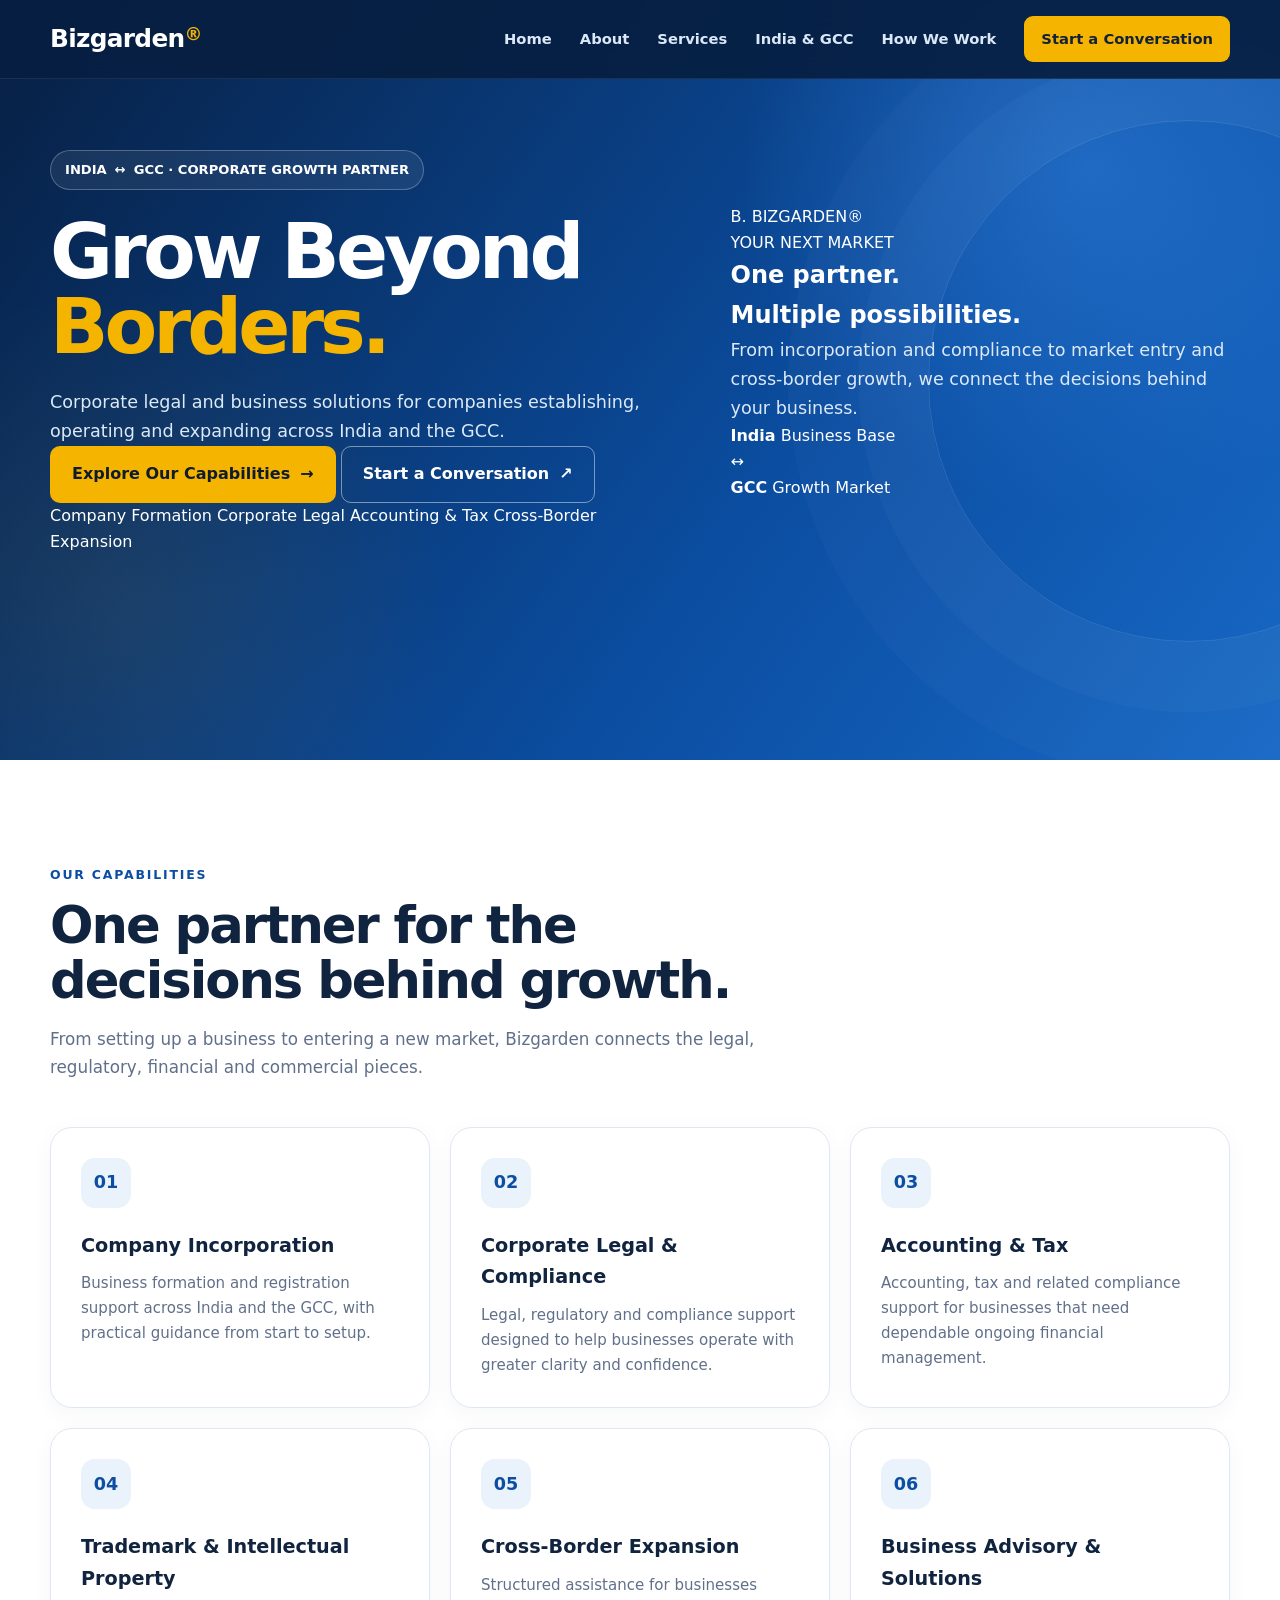
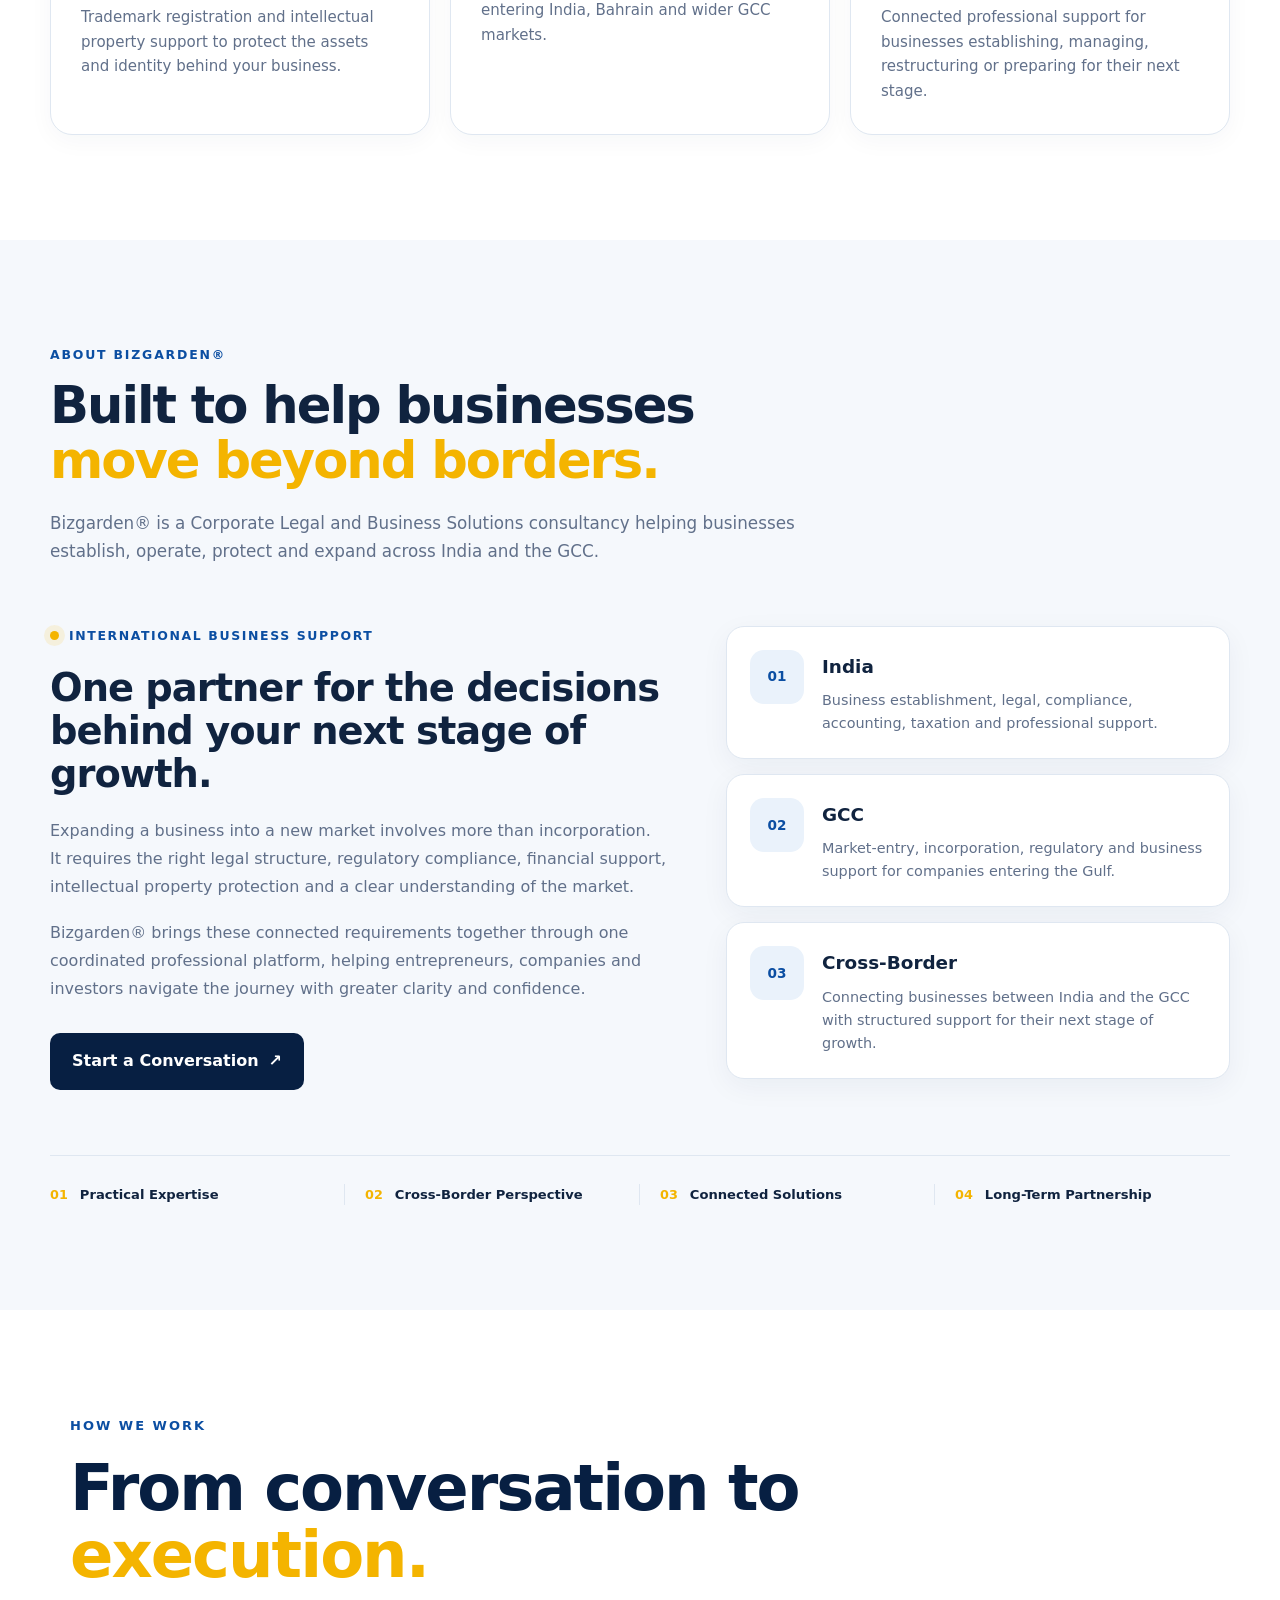
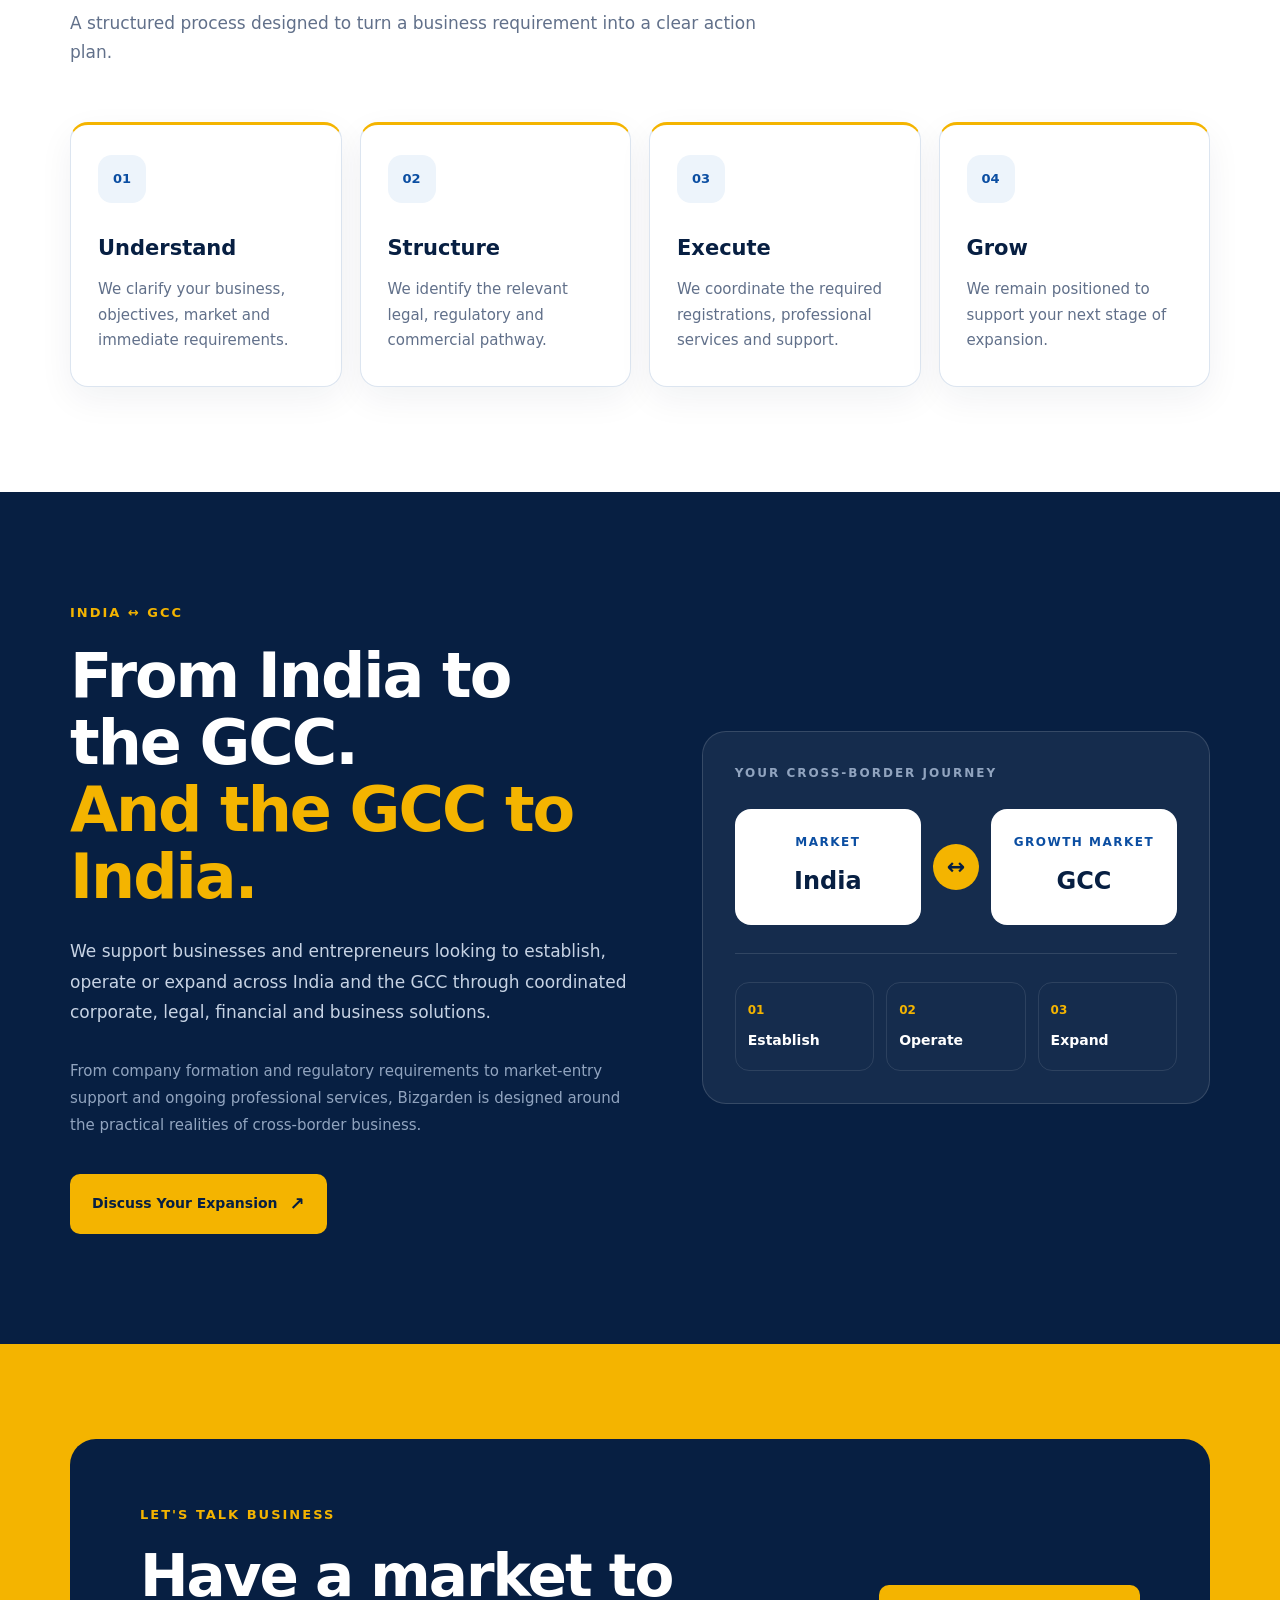
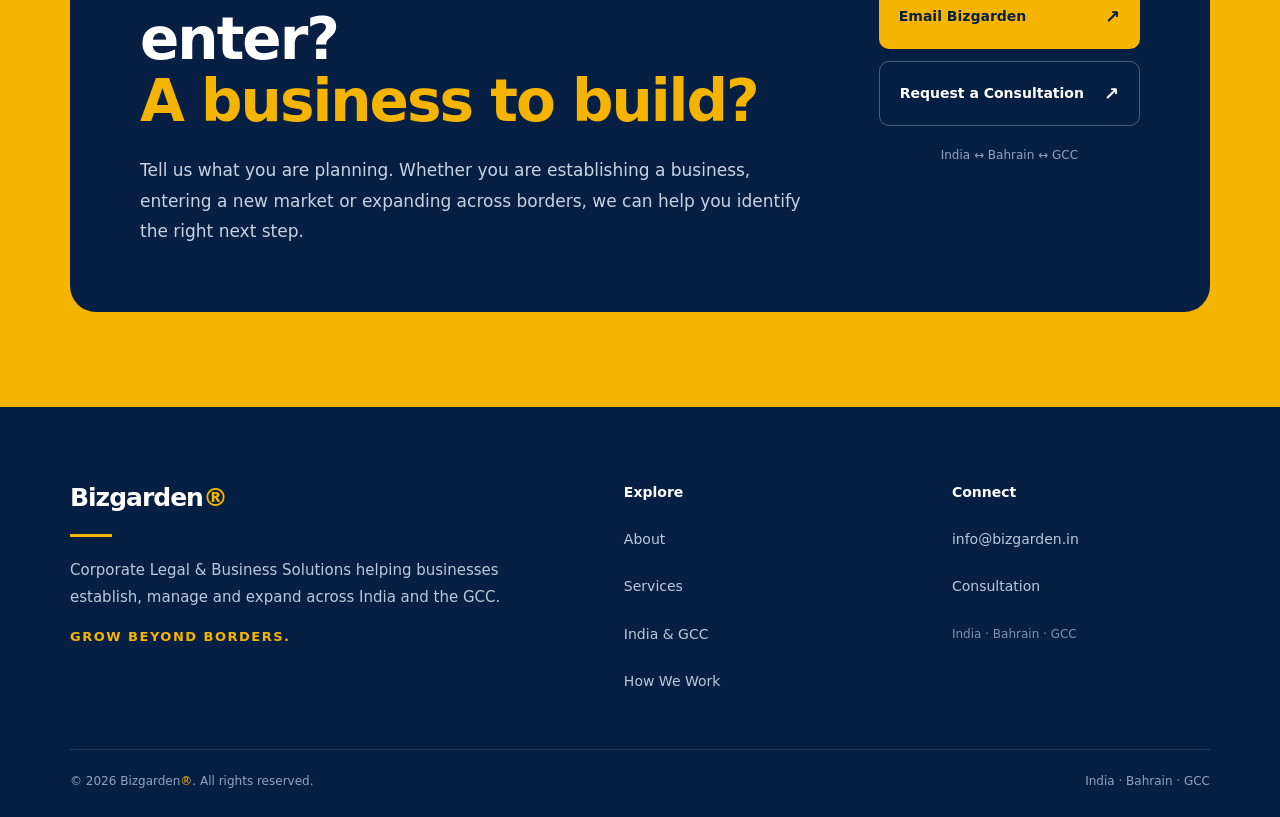
<file: index.html>
<!DOCTYPE html>
<html lang="en">
<head>
  <meta charset="UTF-8">
  <meta name="viewport" content="width=device-width, initial-scale=1.0">
  <title>Bizgarden® India | Corporate Legal & Business Solutions</title>
  <meta name="description" content="Bizgarden® provides corporate legal and business solutions for businesses establishing, managing and expanding across India and the GCC.">
  <meta name="robots" content="index, follow">
  <meta name="theme-color" content="#0b2f63">
  <link rel="canonical" href="https://bizgarden.in/">

  <meta property="og:type" content="website">
  <meta property="og:title" content="Bizgarden® India | Corporate Legal & Business Solutions">
  <meta property="og:description" content="Grow Beyond Borders. Corporate legal, incorporation, accounting, tax, IP and India–GCC expansion support.">
  <meta property="og:url" content="https://bizgarden.in/">

  <style>
    :root{
      --navy:#071f42;
      --blue:#0b4ea2;
      --blue2:#1768c5;
      --gold:#f4b400;
      --gold2:#ffc62a;
      --ink:#10233f;
      --muted:#61708a;
      --line:#dfe7f1;
      --soft:#f5f8fc;
      --white:#fff;
      --shadow:0 18px 55px rgba(7,31,66,.12);
      --radius:22px;
      --max:1180px;
    }
    *{box-sizing:border-box;margin:0;padding:0}
    html{scroll-behavior:smooth}
    body{font-family:Inter,ui-sans-serif,system-ui,-apple-system,"Segoe UI",sans-serif;color:var(--ink);background:#fff;line-height:1.65}
    a{text-decoration:none;color:inherit}
    .container{width:min(var(--max),calc(100% - 40px));margin:auto}
    .eyebrow{display:inline-flex;align-items:center;gap:8px;border:1px solid rgba(255,255,255,.25);padding:8px 14px;border-radius:999px;font-size:.82rem;font-weight:700;color:#fff;background:rgba(255,255,255,.07)}
    .btn{display:inline-flex;align-items:center;justify-content:center;gap:10px;padding:14px 21px;border-radius:10px;font-weight:800;transition:.25s ease;border:1px solid transparent}
    .btn-gold{background:var(--gold);color:#101b2c}
    .btn-gold:hover{background:var(--gold2);transform:translateY(-2px)}
    .btn-light{border-color:rgba(255,255,255,.45);color:#fff;background:transparent}
    .btn-light:hover{background:#fff;color:var(--blue)}
    .btn-dark{background:var(--navy);color:#fff}
    .btn-dark:hover{transform:translateY(-2px)}
    header{position:fixed;top:0;left:0;right:0;z-index:50;background:rgba(7,31,66,.92);backdrop-filter:blur(16px);border-bottom:1px solid rgba(255,255,255,.08)}
    nav{height:78px;display:flex;align-items:center;justify-content:space-between}
    .brand{font-size:1.55rem;font-weight:900;letter-spacing:-.7px;color:#fff}
    .brand span{color:var(--gold);font-size:.72em;vertical-align:top}
    .navlinks{display:flex;align-items:center;gap:28px;color:#dbe8f7;font-weight:700;font-size:.92rem}
    .navlinks a:hover{color:var(--gold)}
    .nav-cta{padding:11px 17px;border-radius:9px;background:var(--gold);color:#14213a}
    .menu{display:none;color:#fff;font-size:1.6rem;background:none;border:0}

    .hero{min-height:760px;padding:150px 0 90px;background:
      radial-gradient(circle at 85% 22%,rgba(60,140,235,.42),transparent 28%),
      radial-gradient(circle at 10% 80%,rgba(244,180,0,.08),transparent 25%),
      linear-gradient(125deg,#071f42 0%,#0b4ea2 62%,#1768c5 100%);color:#fff;position:relative;overflow:hidden}
    .hero:after{content:"";position:absolute;width:520px;height:520px;border:1px solid rgba(255,255,255,.12);border-radius:50%;right:-170px;top:120px;box-shadow:0 0 0 70px rgba(255,255,255,.025),0 0 0 140px rgba(255,255,255,.018)}
    .hero-grid{display:grid;grid-template-columns:1.1fr .9fr;gap:70px;align-items:center;position:relative;z-index:2}
    .hero h1{font-size:clamp(3.2rem,6vw,5.7rem);line-height:.98;letter-spacing:-4px;margin:24px 0}
    .hero h1 em{font-style:normal;color:var(--gold)}
    .hero p{font-size:1.1rem;color:#dce9f7;max-width:650px}
    .actions{display:flex;gap:14px;flex-wrap:wrap;margin-top:32px}
    .hero-card{background:linear-gradient(145deg,rgba(255,255,255,.14),rgba(255,255,255,.06));border:1px solid rgba(255,255,255,.22);border-radius:26px;padding:34px;box-shadow:0 25px 70px rgba(0,0,0,.16);backdrop-filter:blur(12px)}
    .card-mark{width:56px;height:56px;border-radius:15px;background:var(--gold);display:grid;place-items:center;color:#14213a;font-size:1.4rem;font-weight:900;margin-bottom:25px}
    .hero-card h2{font-size:2rem;line-height:1.15;margin-bottom:14px}
    .hero-card p{font-size:.98rem;margin-bottom:22px}
    .ticks{list-style:none;display:grid;gap:11px}
    .ticks li:before{content:"✓";display:inline-grid;place-items:center;width:21px;height:21px;border-radius:50%;background:var(--gold);color:#14213a;font-size:.75rem;font-weight:900;margin-right:10px}
    .section{padding:105px 0}
    .section.soft{background:var(--soft)}
    .section-head{max-width:760px;margin-bottom:45px}
    .section-kicker{color:var(--blue);font-weight:900;text-transform:uppercase;letter-spacing:1.8px;font-size:.78rem}
    .section h2{font-size:clamp(2.2rem,4vw,3.6rem);line-height:1.08;letter-spacing:-2px;margin:12px 0 18px}
    .section-head p{color:var(--muted);font-size:1.05rem}
    .service-grid{display:grid;grid-template-columns:repeat(3,1fr);gap:20px}
    .service{border:1px solid var(--line);border-radius:var(--radius);padding:30px;background:#fff;transition:.25s;box-shadow:0 6px 25px rgba(10,40,80,.04)}
    .service:hover{transform:translateY(-6px);box-shadow:var(--shadow);border-color:#bfd2ea}
    .icon{width:50px;height:50px;border-radius:14px;background:#eaf2fb;color:var(--blue);display:grid;place-items:center;font-weight:900;font-size:1.1rem;margin-bottom:22px}
    .service h3{font-size:1.2rem;margin-bottom:10px}
    .service p{color:var(--muted);font-size:.94rem}
    .split{display:grid;grid-template-columns:.9fr 1.1fr;gap:75px;align-items:center}
    .panel{background:linear-gradient(145deg,#071f42,#0b4ea2);border-radius:28px;padding:42px;color:#fff;min-height:390px;display:flex;flex-direction:column;justify-content:space-between;box-shadow:var(--shadow)}
    .panel .big{font-size:5rem;font-weight:900;line-height:1;color:var(--gold)}
    .panel h3{font-size:1.8rem}
    .content p{color:var(--muted);margin-bottom:18px}
    .process{display:grid;grid-template-columns:repeat(4,1fr);gap:16px}
    .step{padding:28px;border-top:3px solid var(--gold);background:#fff;border-radius:16px;box-shadow:0 7px 28px rgba(10,40,80,.06)}
    .step .num{font-size:.8rem;font-weight:900;color:var(--blue)}
    .step h3{margin:9px 0 8px}
    .step p{font-size:.9rem;color:var(--muted)}
    .corridor{background:var(--navy);color:#fff;border-radius:30px;padding:55px}
    .corridor-grid{display:grid;grid-template-columns:1fr 1fr;gap:40px;align-items:center}
    .corridor p{color:#bcd0e8}
    .locations{display:flex;gap:12px;flex-wrap:wrap;margin-top:25px}
    .location{border:1px solid rgba(255,255,255,.18);padding:10px 14px;border-radius:999px;color:#dbe8f7}
    .cta{padding:85px 0;background:linear-gradient(120deg,#edf5fd,#fff)}
    .cta-box{display:flex;justify-content:space-between;align-items:center;gap:30px}
    .cta h2{font-size:clamp(2rem,4vw,3.3rem);line-height:1.1;letter-spacing:-1.5px}
    .cta p{color:var(--muted);margin-top:10px}
    footer{background:#061a36;color:#b9c9dc;padding:60px 0 25px}
    .footer-grid{display:grid;grid-template-columns:1.3fr 1fr 1fr;gap:50px;padding-bottom:40px}
    footer .brand{display:inline-block;margin-bottom:15px}
    footer p{max-width:430px}
    footer h4{color:#fff;margin-bottom:14px}
    footer ul{list-style:none;display:grid;gap:8px}
    footer a:hover{color:var(--gold)}
    .copyright{border-top:1px solid rgba(255,255,255,.1);padding-top:20px;font-size:.82rem}
    @media(max-width:900px){
      .navlinks{display:none}.menu{display:block}
      .hero{min-height:auto;padding-top:135px}
      .hero-grid,.split,.corridor-grid{grid-template-columns:1fr;gap:40px}
      .service-grid{grid-template-columns:repeat(2,1fr)}
      .process{grid-template-columns:repeat(2,1fr)}
      .cta-box{align-items:flex-start;flex-direction:column}
    }
    @media(max-width:600px){
      .container{width:min(100% - 28px,var(--max))}
      .hero h1{font-size:3.25rem;letter-spacing:-2.5px}
      .hero-card{padding:27px}
      .service-grid,.process,.footer-grid{grid-template-columns:1fr}
      .section{padding:75px 0}
      .corridor{padding:32px 24px}
      .actions .btn{width:100%}
    }
 /* BIZGARDEN ABOUT SECTION */

.premium-about {
  background: linear-gradient(180deg, #f5f8fc 0%, #ffffff 100%);
}

.premium-about .about-intro {
  max-width: 900px;
  margin-bottom: 60px;
}

.premium-about .about-intro h2 {
  margin-bottom: 22px;
}

.premium-about .about-intro h2 span {
  display: block;
  color: #f4b400;
}

.premium-about .about-intro > p {
  max-width: 820px;
  color: #61708a;
  font-size: 1.05rem;
}

.premium-about .about-grid {
  display: grid;
  grid-template-columns: 1.1fr .9fr;
  gap: 60px;
  align-items: start;
}

.premium-about .about-main {
  max-width: 700px;
}

.premium-about .about-label {
  display: flex;
  align-items: center;
  gap: 10px;
  margin-bottom: 20px;
  color: #0b4ea2;
  font-size: .78rem;
  font-weight: 900;
  letter-spacing: 1.6px;
}

.premium-about .about-dot {
  width: 9px;
  height: 9px;
  border-radius: 50%;
  background: #f4b400;
  box-shadow: 0 0 0 6px rgba(244,180,0,.12);
}

.premium-about .about-main h3 {
  font-size: clamp(1.8rem, 3vw, 2.7rem);
  line-height: 1.12;
  letter-spacing: -1px;
  margin-bottom: 22px;
}

.premium-about .about-main p {
  color: #61708a;
  font-size: 1rem;
  line-height: 1.75;
  margin-bottom: 18px;
}

.premium-about .about-main .btn {
  margin-top: 12px;
}

.premium-about .about-side {
  display: grid;
  gap: 15px;
}

.premium-about .about-card {
  display: grid;
  grid-template-columns: 54px 1fr;
  gap: 18px;
  padding: 23px;
  background: #ffffff;
  border: 1px solid #dfe7f1;
  border-radius: 18px;
  box-shadow: 0 8px 28px rgba(10,40,80,.05);
  transition: .25s ease;
}

.premium-about .about-card:hover {
  transform: translateY(-4px);
  border-color: #bfd2ea;
  box-shadow: 0 18px 40px rgba(10,40,80,.10);
}

.premium-about .about-card-number {
  width: 54px;
  height: 54px;
  display: grid;
  place-items: center;
  border-radius: 14px;
  background: #eaf2fb;
  color: #0b4ea2;
  font-size: .85rem;
  font-weight: 900;
}

.premium-about .about-card h4 {
  margin: 2px 0 7px;
  color: #10233f;
  font-size: 1.15rem;
}

.premium-about .about-card p {
  margin: 0;
  color: #61708a;
  font-size: .9rem;
  line-height: 1.6;
}

.premium-about .about-values {
  display: grid;
  grid-template-columns: repeat(4, 1fr);
  margin-top: 65px;
  padding-top: 28px;
  border-top: 1px solid #dfe7f1;
}

.premium-about .about-values > div {
  display: flex;
  align-items: center;
  gap: 12px;
  padding: 0 20px;
  border-right: 1px solid #dfe7f1;
}

.premium-about .about-values > div:first-child {
  padding-left: 0;
}

.premium-about .about-values > div:last-child {
  border-right: 0;
}

.premium-about .about-values strong {
  color: #f4b400;
  font-size: .8rem;
  font-weight: 900;
}

.premium-about .about-values span {
  color: #10233f;
  font-size: .82rem;
  font-weight: 800;
}

@media(max-width:900px) {
  .premium-about .about-grid {
    grid-template-columns: 1fr;
    gap: 45px;
  }

  .premium-about .about-side {
    grid-template-columns: repeat(3, 1fr);
  }

  .premium-about .about-card {
    grid-template-columns: 1fr;
  }

  .premium-about .about-values {
    grid-template-columns: repeat(2, 1fr);
    row-gap: 24px;
  }

  .premium-about .about-values > div:nth-child(2) {
    border-right: 0;
  }
}

@media(max-width:600px) {
  .premium-about .about-intro {
    margin-bottom: 45px;
  }

  .premium-about .about-grid {
    gap: 35px;
  }

  .premium-about .about-side {
    grid-template-columns: 1fr;
  }

  .premium-about .about-card {
    grid-template-columns: 54px 1fr;
    padding: 20px;
  }

  .premium-about .about-values {
    grid-template-columns: 1fr;
    gap: 18px;
    margin-top: 50px;
  }

  .premium-about .about-values > div {
    padding: 0 0 18px;
    border-right: 0;
    border-bottom: 1px solid #dfe7f1;
  }

  .premium-about .about-values > div:last-child {
    border-bottom: 0;
  }/* =========================================
   BIZGARDEN PREMIUM HOW WE WORK
   ========================================= */

.premium-process {
  background: #f4b400 !important;
}

.premium-process .process-intro {
  max-width: 850px;
  margin-bottom: 55px;
}

.premium-process .process-intro .section-kicker {
  margin-bottom: 18px;
}

.premium-process .process-intro h2 {
  font-size: clamp(42px, 5vw, 64px);
  line-height: 1.05;
  letter-spacing: -2px;
  color: #071f42;
  margin-bottom: 20px;
}

.premium-process .process-intro h2 span {
  display: block;
  color: #f4b400;
}

.premium-process .process-intro p {
  max-width: 720px;
  color: #61708a;
  font-size: 17px;
  line-height: 1.7;
}

.premium-process .process-flow {
  display: grid !important;
  grid-template-columns: repeat(4, 1fr);
  gap: 18px;
  position: relative;
}

.premium-process .process-step {
  position: relative;
  background: #ffffff;
  border: 1px solid #dce5f0;
  border-top: 3px solid #f4b400;
  border-radius: 18px;
  padding: 30px 27px 32px;
  min-height: 245px;
  box-shadow: 0 12px 35px rgba(7, 31, 66, 0.06);
  transition: transform 0.3s ease, box-shadow 0.3s ease, border-color 0.3s ease;
}

.premium-process .process-step:hover {
  transform: translateY(-7px);
  box-shadow: 0 20px 45px rgba(7, 31, 66, 0.11);
  border-color: #c8d7e8;
}

.premium-process .process-step-number {
  width: 48px;
  height: 48px;
  display: flex;
  align-items: center;
  justify-content: center;
  border-radius: 14px;
  background: #edf4fb;
  color: #0b4ea2;
  font-size: 13px;
  font-weight: 800;
  margin-bottom: 28px;
}

.premium-process .process-step-content h3 {
  color: #071f42;
  font-size: 21px;
  margin-bottom: 12px;
}

.premium-process .process-step-content p {
  color: #61708a;
  font-size: 15px;
  line-height: 1.7;
}

/* Tablet */
@media (max-width: 980px) {
  .premium-process .process-flow {
    grid-template-columns: repeat(2, 1fr);
    gap: 20px;
  }
}

/* Mobile */
@media (max-width: 600px) {
  .premium-process {
    padding-top: 75px;
    padding-bottom: 75px;
  }

  .premium-process .process-intro {
    margin-bottom: 40px;
  }

  .premium-process .process-intro h2 {
    font-size: 42px;
    letter-spacing: -1.5px;
  }

  .premium-process .process-flow {
    grid-template-columns: 1fr;
    gap: 16px;
  }

  .premium-process .process-step {
    min-height: auto;
    padding: 25px;
  }
}
} </style>
</head>

<body>
<header>
  <div class="container">
    <nav>
      <a class="brand" href="#home">Bizgarden<span>®</span></a>
      <div class="navlinks">
        <a href="#home">Home</a>
        <a href="#about">About</a>
        <a href="#services">Services</a>
        <a href="#corridor">India & GCC</a>
        <a href="#process">How We Work</a>
        <a href="#contact" class="nav-cta">Start a Conversation</a>
      </div>
      <button class="menu" aria-label="Open menu">☰</button>
    </nav>
  </div>
</header>

<main>
<section class="hero premium-hero" id="home">
  <div class="hero-orbit hero-orbit-one"></div>
  <div class="hero-orbit hero-orbit-two"></div>

  <div class="container hero-grid">

    <div class="hero-content">

      <span class="eyebrow">
        INDIA <span>↔</span> GCC · CORPORATE GROWTH PARTNER
      </span>

      <h1>
        Grow Beyond
        <em>Borders.</em>
      </h1>

      <p class="hero-lead">
        Corporate legal and business solutions for companies
        establishing, operating and expanding across India and
        the GCC.
      </p>

      <div class="hero-actions">
        <a class="btn btn-gold" href="#services">
          Explore Our Capabilities <span>→</span>
        </a>

        <a class="btn btn-light" href="#contact">
          Start a Conversation <span>↗</span>
        </a>
      </div>

      <div class="hero-trust">
        <span>Company Formation</span>
        <i></i>
        <span>Corporate Legal</span>
        <i></i>
        <span>Accounting &amp; Tax</span>
        <i></i>
        <span>Cross-Border Expansion</span>
      </div>

    </div>

    <div class="hero-panel">

      <div class="panel-top">
        <span class="panel-mark">B<span>.</span></span>

        <span class="panel-label">
          BIZGARDEN®
        </span>
      </div>

      <div class="panel-content">
        <span class="panel-eyebrow">
          YOUR NEXT MARKET
        </span>

        <h2>
          One partner.
          <br>
          Multiple possibilities.
        </h2>

        <p>
          From incorporation and compliance to market entry
          and cross-border growth, we connect the decisions
          behind your business.
        </p>
      </div>

      <div class="panel-footer">
        <div>
          <strong>India</strong>
          <span>Business Base</span>
        </div>

        <div class="panel-arrow">↔</div>

        <div>
          <strong>GCC</strong>
          <span>Growth Market</span>
        </div>
      </div>

    </div>

  </div>
</section>

<section class="section" id="services">
    <div class="container">

        <div class="section-head">
            <div class="section-kicker">Our Capabilities</div>
            <h2>One partner for the decisions behind growth.</h2>
            <p>
                From setting up a business to entering a new market, Bizgarden connects
                the legal, regulatory, financial and commercial pieces.
            </p>
        </div>

        <div class="service-grid">

          
<article class="service">
  <a href="/bizgarden-india/services/company-incorporation/" class="service-link" style="display:block; color:inherit; text-decoration:none;">
    <div class="icon">01</div>
    <h3>Company Incorporation</h3>
    <p>
      Business formation and registration support across India and the GCC,
      with practical guidance from start to setup.
    </p>
  </a>
</article>


          
<article class="service">
  <a href="/bizgarden-india/services/legal-compliance/" class="service-link" style="display:block; color:inherit; text-decoration:none;">
    <div class="icon">02</div>
    <h3>Corporate Legal &amp; Compliance</h3>
    <p>
      Legal, regulatory and compliance support designed to help businesses
      operate with greater clarity and confidence.
    </p>
  </a>
</article>


<article class="service">
  <a href="/bizgarden-india/services/accounting-tax/" class="service-link" style="display:block; color:inherit; text-decoration:none;">
    <div class="icon">03</div>
    <h3>Accounting &amp; Tax</h3>
    <p>
      Accounting, tax and related compliance support for businesses that
      need dependable ongoing financial management.
    </p>
  </a>
</article>


          
<article class="service">
  <a href="/bizgarden-india/services/trademark-ip/" class="service-link" style="display:block; color:inherit; text-decoration:none;">
    <div class="icon">04</div>
    <h3>Trademark &amp; Intellectual Property</h3>
    <p>
      Trademark registration and intellectual property support to protect
      the assets and identity behind your business.
    </p>
  </a>
</article>


           
<article class="service">
  <a href="/bizgarden-india/services/cross-border-expansion/" class="service-link" style="display:block; color:inherit; text-decoration:none;">
    <div class="icon">05</div>
    <h3>Cross-Border Expansion</h3>
    <p>
      Structured assistance for businesses entering India, Bahrain and
      wider GCC markets.
    </p>
  </a>
</article>


           
<article class="service">
  <a href="/bizgarden-india/services/business-advisory/" class="service-link" style="display:block; color:inherit; text-decoration:none;">
    <div class="icon">06</div>
    <h3>Business Advisory &amp; Solutions</h3>
    <p>
      Connected professional support for businesses establishing, managing,
      restructuring or preparing for their next stage.
    </p>
  </a>
</article>


        </div>
    </div>
</section>

<section class="section soft premium-about" id="about">
  <div class="container">

    <div class="about-intro">
      <div class="section-kicker">ABOUT BIZGARDEN®</div>

      <h2>
        Built to help businesses
        <span>move beyond borders.</span>
      </h2>

      <p>
        Bizgarden® is a Corporate Legal and Business Solutions consultancy
        helping businesses establish, operate, protect and expand across
        India and the GCC.
      </p>
    </div>

    <div class="about-grid">

      <div class="about-main">

        <div class="about-label">
          <span class="about-dot"></span>
          INTERNATIONAL BUSINESS SUPPORT
        </div>

        <h3>
          One partner for the decisions
          behind your next stage of growth.
        </h3>

        <p>
          Expanding a business into a new market involves more than
          incorporation. It requires the right legal structure, regulatory
          compliance, financial support, intellectual property protection
          and a clear understanding of the market.
        </p>

        <p>
          Bizgarden® brings these connected requirements together through
          one coordinated professional platform, helping entrepreneurs,
          companies and investors navigate the journey with greater clarity
          and confidence.
        </p>

        <a class="btn btn-dark" href="#contact">
          Start a Conversation <span>↗</span>
        </a>

      </div>

      <div class="about-side">

        <div class="about-card">
          <div class="about-card-number">01</div>
          <div>
            <h4>India</h4>
            <p>
              Business establishment, legal, compliance, accounting,
              taxation and professional support.
            </p>
          </div>
        </div>

        <div class="about-card">
          <div class="about-card-number">02</div>
          <div>
            <h4>GCC</h4>
            <p>
              Market-entry, incorporation, regulatory and business
              support for companies entering the Gulf.
            </p>
          </div>
        </div>

        <div class="about-card">
          <div class="about-card-number">03</div>
          <div>
            <h4>Cross-Border</h4>
            <p>
              Connecting businesses between India and the GCC with
              structured support for their next stage of growth.
            </p>
          </div>
        </div>

      </div>

    </div>

    <div class="about-values">

      <div>
        <strong>01</strong>
        <span>Practical Expertise</span>
      </div>

      <div>
        <strong>02</strong>
        <span>Cross-Border Perspective</span>
      </div>

      <div>
        <strong>03</strong>
        <span>Connected Solutions</span>
      </div>

      <div>
        <strong>04</strong>
        <span>Long-Term Partnership</span>
      </div>

    </div>

  </div>
</section>

<section id="process" style="background:#ffffff; padding:105px 0;">
  <div style="max-width:1180px; margin:0 auto; padding:0 20px;">

    <div style="max-width:850px; margin-bottom:55px;">
      <div style="color:#0b4ea2; font-size:13px; font-weight:800; letter-spacing:2px; text-transform:uppercase; margin-bottom:18px;">
        How We Work
      </div>

      <h2 style="font-size:clamp(42px,5vw,64px); line-height:1.05; letter-spacing:-2px; color:#071f42; margin:0 0 20px;">
        From conversation to
        <span style="display:block; color:#f4b400;">execution.</span>
      </h2>

      <p style="max-width:720px; color:#61708a; font-size:17px; line-height:1.7; margin:0;">
        A structured process designed to turn a business requirement
        into a clear action plan.
      </p>
    </div>

    <div style="display:grid; grid-template-columns:repeat(auto-fit,minmax(220px,1fr)); gap:18px;">

      <article style="background:#ffffff; border:1px solid #dce5f0; border-top:3px solid #f4b400; border-radius:18px; padding:30px 27px 32px; min-height:245px; box-shadow:0 12px 35px rgba(7,31,66,0.06); box-sizing:border-box;">
        <div style="width:48px; height:48px; display:flex; align-items:center; justify-content:center; border-radius:14px; background:#edf4fb; color:#0b4ea2; font-size:13px; font-weight:800; margin-bottom:28px;">
          01
        </div>
        <h3 style="color:#071f42; font-size:21px; margin:0 0 12px;">
          Understand
        </h3>
        <p style="color:#61708a; font-size:15px; line-height:1.7; margin:0;">
          We clarify your business, objectives, market and immediate requirements.
        </p>
      </article>

      <article style="background:#ffffff; border:1px solid #dce5f0; border-top:3px solid #f4b400; border-radius:18px; padding:30px 27px 32px; min-height:245px; box-shadow:0 12px 35px rgba(7,31,66,0.06); box-sizing:border-box;">
        <div style="width:48px; height:48px; display:flex; align-items:center; justify-content:center; border-radius:14px; background:#edf4fb; color:#0b4ea2; font-size:13px; font-weight:800; margin-bottom:28px;">
          02
        </div>
        <h3 style="color:#071f42; font-size:21px; margin:0 0 12px;">
          Structure
        </h3>
        <p style="color:#61708a; font-size:15px; line-height:1.7; margin:0;">
          We identify the relevant legal, regulatory and commercial pathway.
        </p>
      </article>

      <article style="background:#ffffff; border:1px solid #dce5f0; border-top:3px solid #f4b400; border-radius:18px; padding:30px 27px 32px; min-height:245px; box-shadow:0 12px 35px rgba(7,31,66,0.06); box-sizing:border-box;">
        <div style="width:48px; height:48px; display:flex; align-items:center; justify-content:center; border-radius:14px; background:#edf4fb; color:#0b4ea2; font-size:13px; font-weight:800; margin-bottom:28px;">
          03
        </div>
        <h3 style="color:#071f42; font-size:21px; margin:0 0 12px;">
          Execute
        </h3>
        <p style="color:#61708a; font-size:15px; line-height:1.7; margin:0;">
          We coordinate the required registrations, professional services and support.
        </p>
      </article>

      <article style="background:#ffffff; border:1px solid #dce5f0; border-top:3px solid #f4b400; border-radius:18px; padding:30px 27px 32px; min-height:245px; box-shadow:0 12px 35px rgba(7,31,66,0.06); box-sizing:border-box;">
        <div style="width:48px; height:48px; display:flex; align-items:center; justify-content:center; border-radius:14px; background:#edf4fb; color:#0b4ea2; font-size:13px; font-weight:800; margin-bottom:28px;">
          04
        </div>
        <h3 style="color:#071f42; font-size:21px; margin:0 0 12px;">
          Grow
        </h3>
        <p style="color:#61708a; font-size:15px; line-height:1.7; margin:0;">
          We remain positioned to support your next stage of expansion.
        </p>
      </article>

    </div>
  </div>
</section>
 
<style>
  .bg-corridor-inner {
    max-width: 1180px;
    margin: 0 auto;
    padding: 0 20px;
    box-sizing: border-box;
  }

  .bg-corridor-grid {
    display: grid;
    grid-template-columns: 1.05fr 0.95fr;
    gap: 70px;
    align-items: center;
  }

  .bg-corridor-title {
    color: #ffffff;
    font-size: clamp(40px, 5vw, 62px);
    line-height: 1.08;
    letter-spacing: -2px;
    margin: 0 0 25px;
  }

  .bg-corridor-panel {
    position: relative;
    background: rgba(255,255,255,0.06);
    border: 1px solid rgba(255,255,255,0.14);
    border-radius: 24px;
    padding: 32px;
    box-sizing: border-box;
    width: 100%;
  }

  .bg-corridor-route {
    display: grid;
    grid-template-columns: 1fr auto 1fr;
    gap: 12px;
    align-items: center;
  }

  .bg-corridor-market {
    background: #ffffff;
    border-radius: 16px;
    padding: 24px 18px;
    text-align: center;
  }

  .bg-corridor-steps {
    display: grid;
    grid-template-columns: repeat(3,1fr);
    gap: 12px;
  }

  .bg-corridor-step {
    padding: 18px 12px;
    border: 1px solid rgba(255,255,255,0.10);
    border-radius: 14px;
    box-sizing: border-box;
  }

  @media (max-width: 768px) {

    .bg-corridor {
      padding: 75px 0 !important;
    }

    .bg-corridor-inner {
      padding: 0 20px;
    }

    .bg-corridor-grid {
      grid-template-columns: 1fr;
      gap: 45px;
    }

    .bg-corridor-title {
      font-size: clamp(40px, 11vw, 52px);
      line-height: 1.08;
      letter-spacing: -1.8px;
      margin-bottom: 24px;
    }

    .bg-corridor-copy {
      font-size: 17px !important;
      line-height: 1.75 !important;
    }

    .bg-corridor-panel {
      padding: 24px 20px;
      border-radius: 22px;
    }

    .bg-corridor-route {
      grid-template-columns: 1fr;
      gap: 12px;
    }

    .bg-corridor-arrow {
      margin: 0 auto;
      transform: rotate(90deg);
    }

    .bg-corridor-market {
      padding: 22px 16px;
    }

    .bg-corridor-steps {
      grid-template-columns: 1fr;
      gap: 10px;
    }

    .bg-corridor-step {
      padding: 16px;
    }

    .bg-corridor-button {
      width: 100%;
      justify-content: center;
      box-sizing: border-box;
    }
  }
</style>

<section id="corridor" class="bg-corridor" style="background:#071f42; padding:110px 0; overflow:hidden;">

  <div class="bg-corridor-inner">

    <div class="bg-corridor-grid">

      <!-- LEFT CONTENT -->
      <div>

        <div style="color:#f4b400; font-size:13px; font-weight:800; letter-spacing:2px; text-transform:uppercase; margin-bottom:20px;">
          India ↔ GCC
        </div>

        <h2 class="bg-corridor-title">
          From India to the GCC.
          <span style="display:block; color:#f4b400;">And the GCC to India.</span>
        </h2>

        <p class="bg-corridor-copy" style="color:#c7d3e4; font-size:17px; line-height:1.8; max-width:650px; margin:0 0 30px;">
          We support businesses and entrepreneurs looking to establish, operate or expand across India and the GCC through coordinated corporate, legal, financial and business solutions.
        </p>

        <p class="bg-corridor-copy" style="color:#91a4bf; font-size:15px; line-height:1.8; max-width:650px; margin:0 0 35px;">
          From company formation and regulatory requirements to market-entry support and ongoing professional services, Bizgarden is designed around the practical realities of cross-border business.
        </p>

        <a
          href="#contact"
          class="bg-corridor-button"
          style="display:inline-flex; align-items:center; gap:12px; background:#f4b400; color:#071f42; text-decoration:none; font-size:14px; font-weight:800; padding:15px 22px; border-radius:10px;"
        >
          Discuss Your Expansion
          <span style="font-size:18px;">↗</span>
        </a>

      </div>


      <!-- RIGHT JOURNEY PANEL -->
      <div>

        <div class="bg-corridor-panel">

          <div style="color:#91a4bf; font-size:12px; font-weight:800; letter-spacing:2px; text-transform:uppercase; margin-bottom:25px;">
            Your Cross-Border Journey
          </div>


          <!-- INDIA ↔ GCC -->
          <div class="bg-corridor-route">

            <div class="bg-corridor-market">

              <div style="color:#0b4ea2; font-size:12px; font-weight:800; letter-spacing:1.5px; text-transform:uppercase; margin-bottom:9px;">
                Market
              </div>

              <div style="color:#071f42; font-size:24px; font-weight:800;">
                India
              </div>

            </div>


            <div
              class="bg-corridor-arrow"
              style="width:46px; height:46px; border-radius:50%; background:#f4b400; color:#071f42; display:flex; align-items:center; justify-content:center; font-size:22px; font-weight:800;"
            >
              ↔
            </div>


            <div class="bg-corridor-market">

              <div style="color:#0b4ea2; font-size:12px; font-weight:800; letter-spacing:1.5px; text-transform:uppercase; margin-bottom:9px;">
                Growth Market
              </div>

              <div style="color:#071f42; font-size:24px; font-weight:800;">
                GCC
              </div>

            </div>

          </div>


          <!-- DIVIDER -->
          <div style="height:1px; background:rgba(255,255,255,0.12); margin:28px 0;"></div>


          <!-- JOURNEY STEPS -->
          <div class="bg-corridor-steps">

            <div class="bg-corridor-step">
              <div style="color:#f4b400; font-size:12px; font-weight:800; margin-bottom:8px;">
                01
              </div>
              <div style="color:#ffffff; font-size:14px; font-weight:700;">
                Establish
              </div>
            </div>

            <div class="bg-corridor-step">
              <div style="color:#f4b400; font-size:12px; font-weight:800; margin-bottom:8px;">
                02
              </div>
              <div style="color:#ffffff; font-size:14px; font-weight:700;">
                Operate
              </div>
            </div>

            <div class="bg-corridor-step">
              <div style="color:#f4b400; font-size:12px; font-weight:800; margin-bottom:8px;">
                03
              </div>
              <div style="color:#ffffff; font-size:14px; font-weight:700;">
                Expand
              </div>
            </div>

          </div>

        </div>

      </div>

    </div>

  </div>

</section>

<style>
  .bg-contact-inner {
    max-width: 1180px;
    margin: 0 auto;
    padding: 0 20px;
    box-sizing: border-box;
  }

  .bg-contact-panel {
    background: #071f42;
    border-radius: 26px;
    padding: 65px 70px;
    display: grid;
    grid-template-columns: 1fr auto;
    gap: 60px;
    align-items: center;
    box-sizing: border-box;
    width: 100%;
  }

  .bg-contact-actions {
    min-width: 245px;
  }

  .bg-contact-button {
    display: flex;
    align-items: center;
    justify-content: space-between;
    gap: 20px;
    text-decoration: none;
    font-size: 14px;
    font-weight: 800;
    padding: 17px 20px;
    border-radius: 10px;
    box-sizing: border-box;
    width: 100%;
  }

  @media (max-width: 768px) {

    .bg-contact {
      padding: 65px 0 !important;
    }

    .bg-contact-inner {
      padding: 0 20px;
    }

    .bg-contact-panel {
      grid-template-columns: 1fr;
      gap: 35px;
      padding: 45px 28px;
      border-radius: 24px;
    }

    .bg-contact-title {
      font-size: clamp(38px, 11vw, 50px) !important;
      line-height: 1.08 !important;
      letter-spacing: -1.8px !important;
    }

    .bg-contact-copy {
      font-size: 16px !important;
      line-height: 1.75 !important;
    }

    .bg-contact-actions {
      min-width: 0;
      width: 100%;
    }

    .bg-contact-button {
      width: 100%;
    }

    .bg-contact-location {
      text-align: center;
    }
  }
</style>

<section id="contact" class="bg-contact" style="background:#f4b400; padding:95px 0;">

  <div class="bg-contact-inner">

    <div class="bg-contact-panel">

      <!-- LEFT CONTENT -->
      <div>

        <div style="color:#f4b400; font-size:13px; font-weight:800; letter-spacing:2px; text-transform:uppercase; margin-bottom:20px;">
          Let's Talk Business
        </div>

        <h2 class="bg-contact-title" style="color:#ffffff; font-size:clamp(38px,5vw,58px); line-height:1.08; letter-spacing:-2px; margin:0 0 22px;">
          Have a market to enter?
          <span style="display:block; color:#f4b400;">A business to build?</span>
        </h2>

        <p class="bg-contact-copy" style="color:#c7d3e4; font-size:17px; line-height:1.8; max-width:680px; margin:0;">
          Tell us what you are planning. Whether you are establishing a business, entering a new market or expanding across borders, we can help you identify the right next step.
        </p>

      </div>


      <!-- RIGHT ACTIONS -->
      <div class="bg-contact-actions">

        <a
          href="mailto:info@bizgarden.in"
          class="bg-contact-button"
          style="background:#f4b400; color:#071f42; margin-bottom:12px;"
        >
          <span>Email Bizgarden</span>
          <span style="font-size:18px;">↗</span>
        </a>


        <a
          href="mailto:info@bizgarden.in?subject=Business%20Consultation"
          class="bg-contact-button"
          style="background:transparent; color:#ffffff; border:1px solid rgba(255,255,255,0.28);"
        >
          <span>Request a Consultation</span>
          <span style="font-size:18px;">↗</span>
        </a>


        <div
          class="bg-contact-location"
          style="color:#91a4bf; font-size:12px; line-height:1.6; margin-top:20px; text-align:center;"
        >
          India ↔ Bahrain ↔ GCC
        </div>

      </div>

    </div>

  </div>

</section>
</main>

<style>
  .bg-footer-inner {
    max-width: 1180px;
    margin: 0 auto;
    padding: 0 20px;
    box-sizing: border-box;
  }

  .bg-footer-grid {
    display: grid;
    grid-template-columns: 1.5fr 0.8fr 0.8fr;
    gap: 70px;
    padding-bottom: 55px;
  }

  .bg-footer-brand-text {
    max-width: 440px;
  }

  .bg-footer-bottom {
    display: flex;
    justify-content: space-between;
    align-items: center;
    gap: 20px;
    color: #8fa4bf;
    font-size: 12px;
    line-height: 1.6;
  }

  @media (max-width: 768px) {

    .bg-footer {
      padding: 55px 0 25px !important;
    }

    .bg-footer-inner {
      padding: 0 20px;
    }

    .bg-footer-grid {
      grid-template-columns: 1fr;
      gap: 42px;
      padding-bottom: 40px;
    }

    .bg-footer-brand-text {
      max-width: 100%;
    }

    .bg-footer-bottom {
      flex-direction: column;
      align-items: flex-start;
      gap: 10px;
    }
  }
</style>

<footer class="bg-footer" style="background:#071f42; color:#ffffff; padding:70px 0 25px;">

  <div class="bg-footer-inner">

    <!-- MAIN FOOTER GRID -->
    <div class="bg-footer-grid">

      <!-- BRAND -->
      <div>

        <a
          href="#home"
          style="display:inline-block; color:#ffffff; text-decoration:none; font-size:25px; font-weight:800; letter-spacing:-1px; margin-bottom:16px;"
        >
          Bizgarden<span style="color:#f4b400;">®</span>
        </a>

        <div style="width:42px; height:3px; background:#f4b400; margin-bottom:20px;"></div>

        <p
          class="bg-footer-brand-text"
          style="color:#b9c9dd; font-size:15px; line-height:1.8; margin:0 0 15px;"
        >
          Corporate Legal &amp; Business Solutions helping businesses establish, manage and expand across India and the GCC.
        </p>

        <p style="color:#f4b400; font-size:13px; font-weight:800; letter-spacing:1.5px; margin:0;">
          GROW BEYOND BORDERS.
        </p>

      </div>


      <!-- EXPLORE -->
      <div>

        <h4 style="color:#ffffff; font-size:14px; margin:4px 0 22px; font-weight:800;">
          Explore
        </h4>

        <ul style="list-style:none; padding:0; margin:0;">

          <li style="margin-bottom:13px;">
            <a href="#about" style="color:#b9c9dd; text-decoration:none; font-size:14px;">
              About
            </a>
          </li>

          <li style="margin-bottom:13px;">
            <a href="#services" style="color:#b9c9dd; text-decoration:none; font-size:14px;">
              Services
            </a>
          </li>

          <li style="margin-bottom:13px;">
            <a href="#corridor" style="color:#b9c9dd; text-decoration:none; font-size:14px;">
              India &amp; GCC
            </a>
          </li>

          <li>
            <a href="#process" style="color:#b9c9dd; text-decoration:none; font-size:14px;">
              How We Work
            </a>
          </li>

        </ul>

      </div>


      <!-- CONNECT -->
      <div>

        <h4 style="color:#ffffff; font-size:14px; margin:4px 0 22px; font-weight:800;">
          Connect
        </h4>

        <ul style="list-style:none; padding:0; margin:0;">

          <li style="margin-bottom:13px;">
            <a
              href="mailto:info@bizgarden.in"
              style="color:#b9c9dd; text-decoration:none; font-size:14px;"
            >
              info@bizgarden.in
            </a>
          </li>

          <li>
            <a
              href="#contact"
              style="color:#b9c9dd; text-decoration:none; font-size:14px;"
            >
              Consultation
            </a>
          </li>

        </ul>

        <div style="margin-top:25px; color:#7f94b0; font-size:12px; line-height:1.6;">
          India · Bahrain · GCC
        </div>

      </div>

    </div>


    <!-- BOTTOM DIVIDER -->
    <div style="height:1px; background:rgba(255,255,255,0.12); margin-bottom:22px;"></div>


    <!-- BOTTOM BAR -->
    <div class="bg-footer-bottom">

      <div>
        © <span id="year"></span> Bizgarden<span style="color:#f4b400;">®</span>. All rights reserved.
      </div>

      <div>
        India · Bahrain · GCC
      </div>

    </div>

  </div>

</footer>
<script>
  document.getElementById("year").textContent = new Date().getFullYear();
  document.querySelector(".menu").addEventListener("click", function(){
    const links = document.querySelector(".navlinks");
    links.style.display = links.style.display === "flex" ? "none" : "flex";
    if (links.style.display === "flex") {
      links.style.position="absolute";
      links.style.top="78px";
      links.style.left="0";
      links.style.right="0";
      links.style.padding="20px";
      links.style.background="#071f42";
      links.style.flexDirection="column";
      links.style.alignItems="stretch";
    }
  });
  document.querySelectorAll(".navlinks a").forEach(function(link) {
    link.addEventListener("click", function() {
      document.querySelector(".navlinks").style.display = "none";
    });
  });</script>
</body>
</html>
</file>
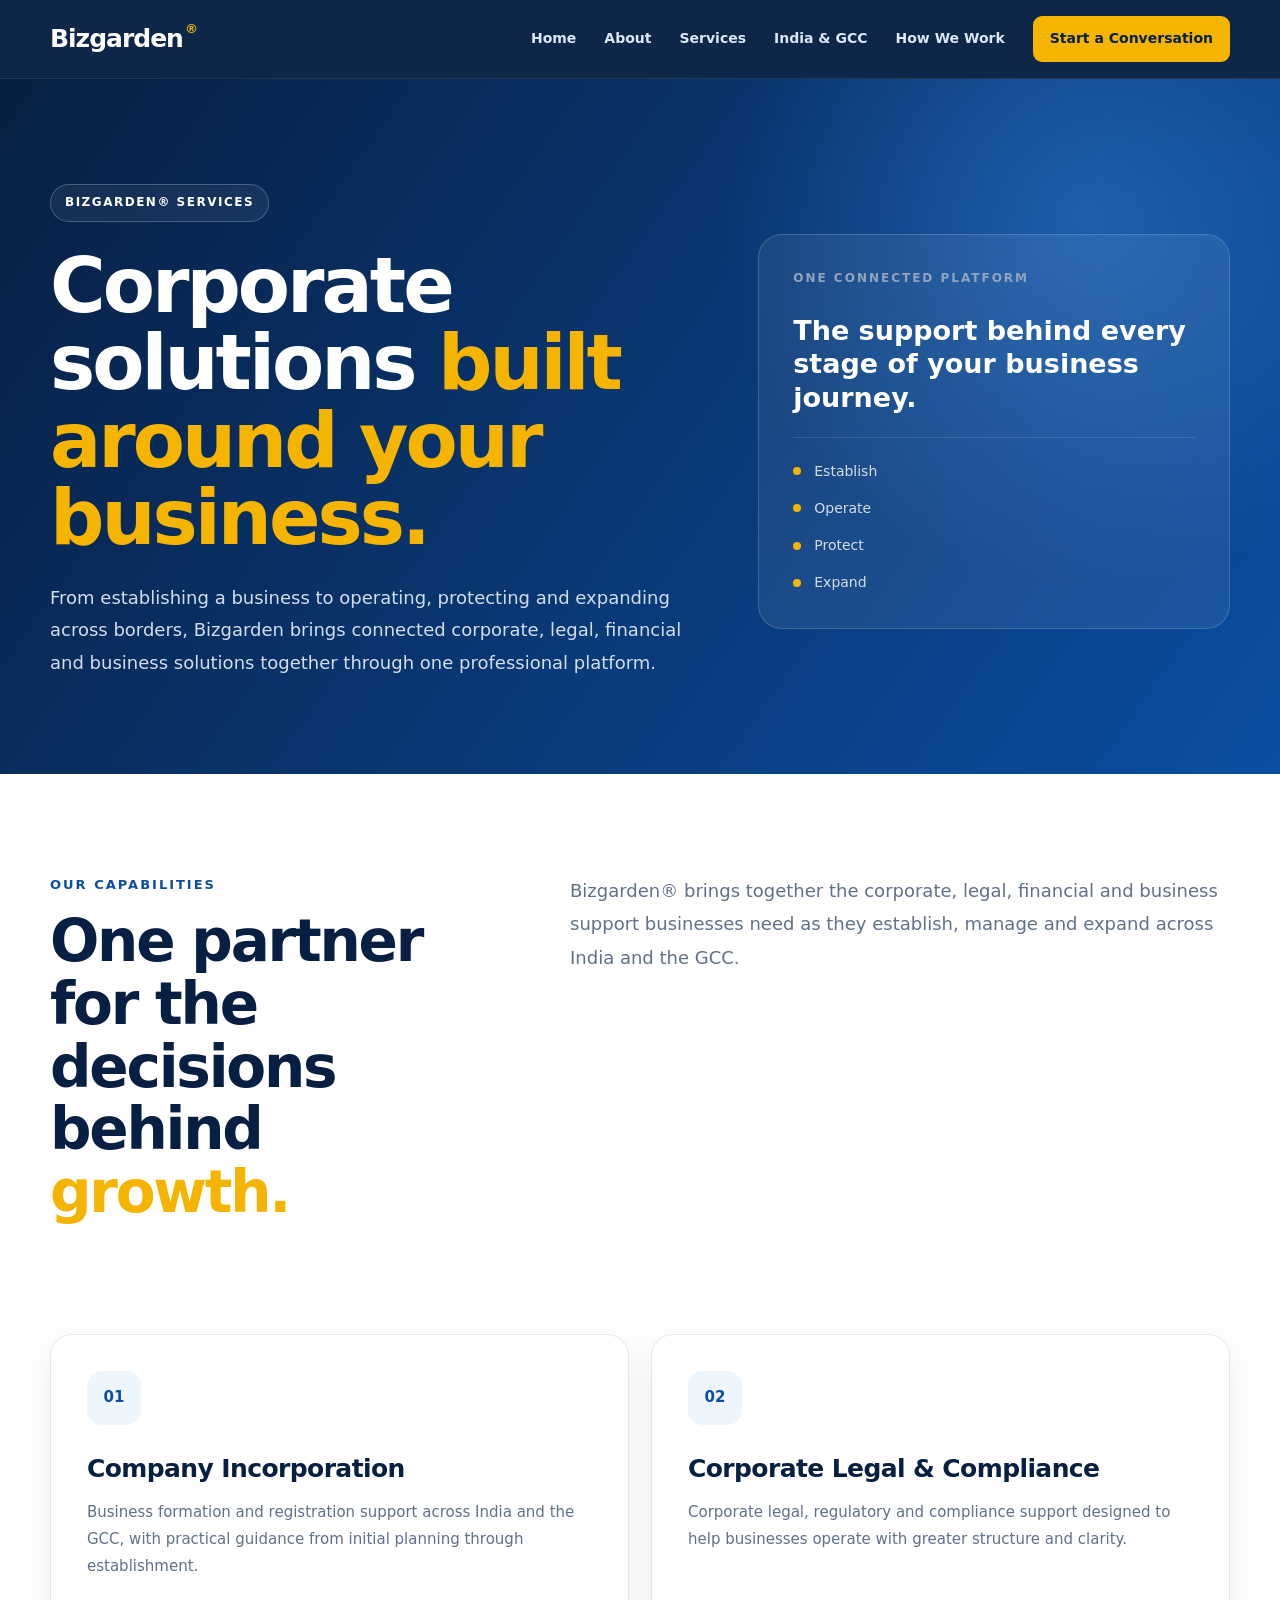
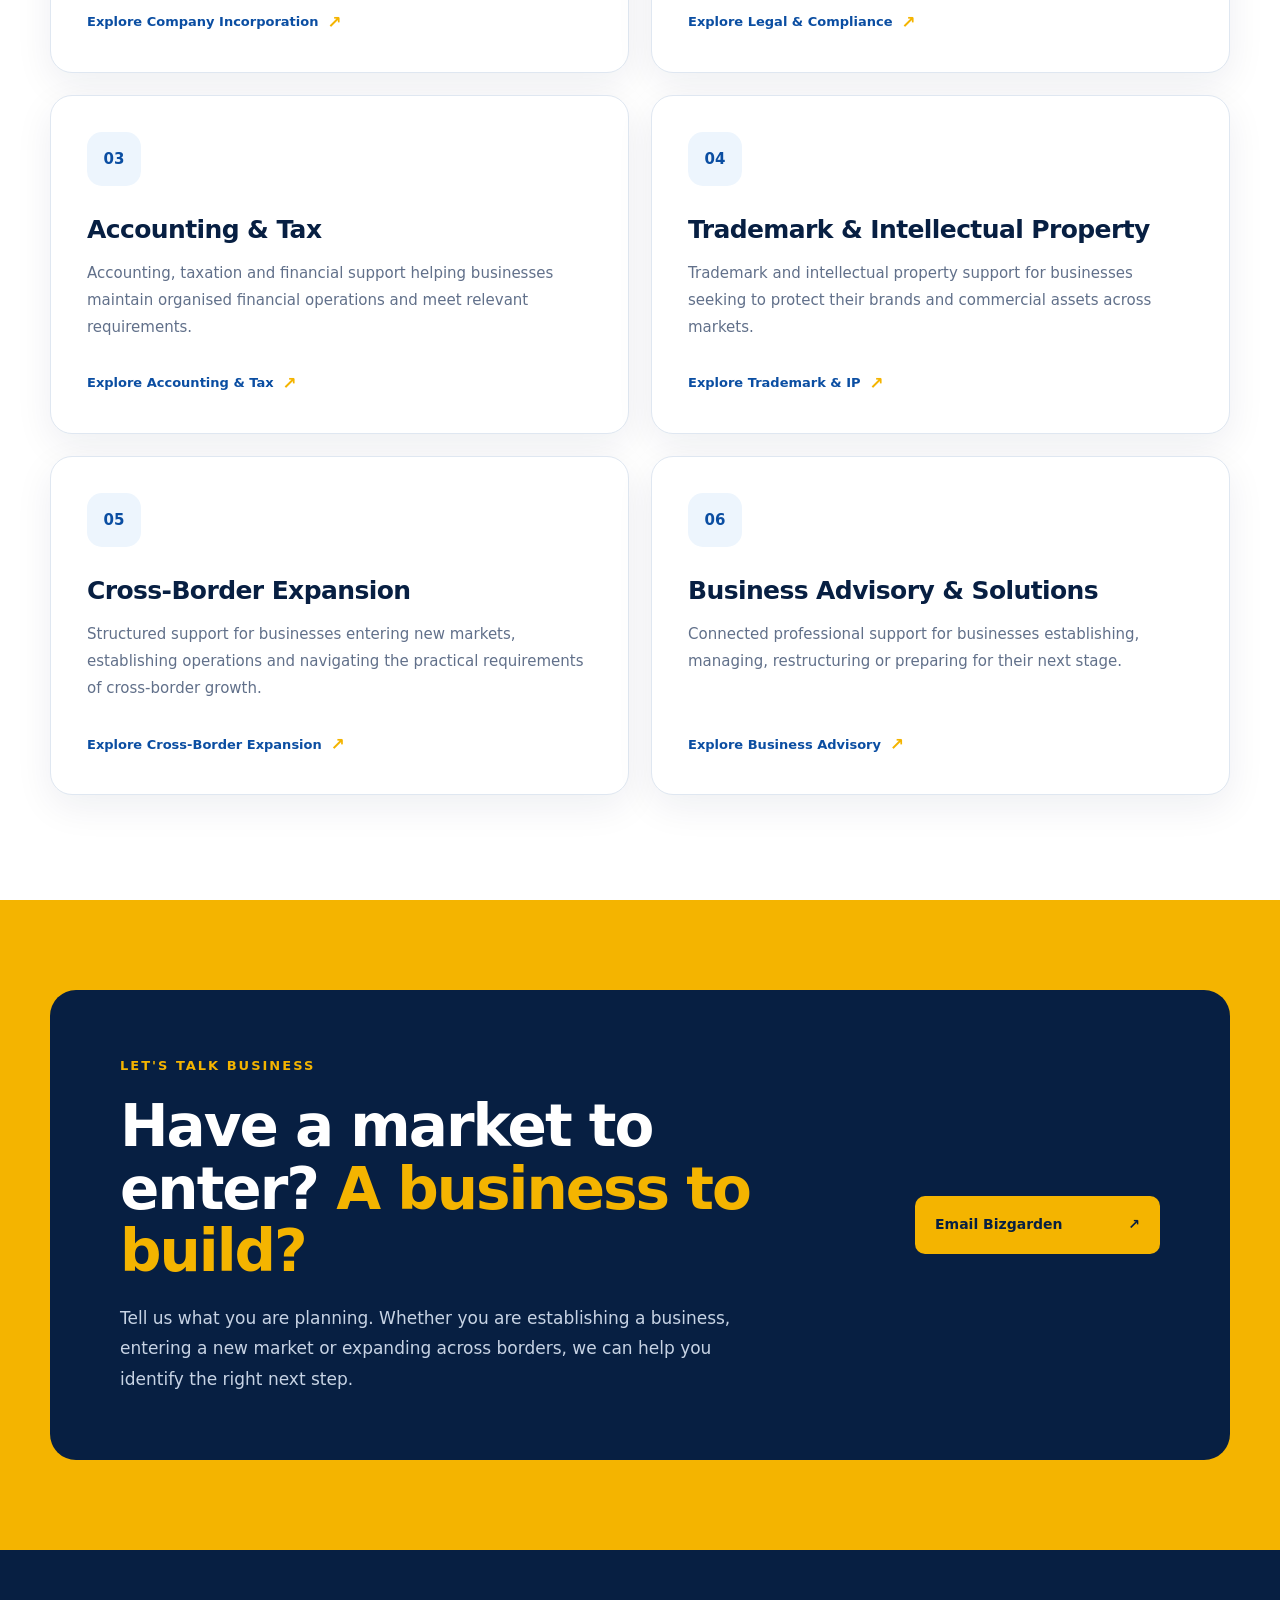
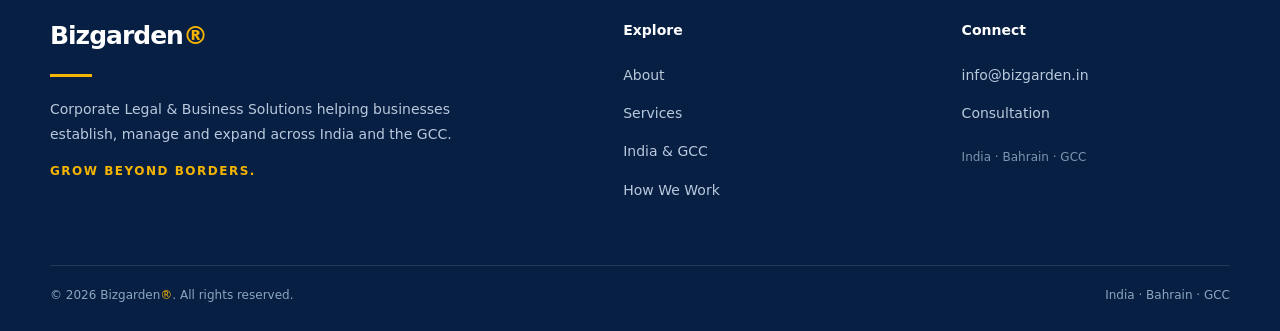
<file: services/index.html>
<!DOCTYPE html>
<html lang="en">
<head>

  <meta charset="UTF-8">

  <meta name="viewport" content="width=device-width, initial-scale=1.0">

  <title>Services | Bizgarden® India | Corporate Legal & Business Solutions</title>

  <meta
    name="description"
    content="Explore Bizgarden® corporate legal and business solutions for companies establishing, operating and expanding across India and the GCC."
  >

  <meta name="robots" content="index, follow">

  <link rel="canonical" href="https://bizgarden.in/services/">

  <style>

    :root {
      --navy: #071f42;
      --blue: #0b4ea2;
      --gold: #f4b400;
      --soft: #f5f8fc;
      --muted: #61708a;
      --white: #ffffff;
      --line: #dfe7f1;
    }

    * {
      box-sizing: border-box;
    }

    html {
      scroll-behavior: smooth;
    }

    body {
      margin: 0;
      font-family:
        Inter,
        ui-sans-serif,
        system-ui,
        -apple-system,
        BlinkMacSystemFont,
        "Segoe UI",
        sans-serif;
      color: var(--navy);
      background: var(--white);
      line-height: 1.65;
    }

    a {
      text-decoration: none;
      color: inherit;
    }

    .page-container {
      width: min(1180px, calc(100% - 40px));
      margin: 0 auto;
    }


    /* HEADER */

    header {
      position: sticky;
      top: 0;
      z-index: 1000;
      background: rgba(7,31,66,0.97);
      border-bottom: 1px solid rgba(255,255,255,0.08);
      backdrop-filter: blur(14px);
    }

    .header-inner {
      min-height: 78px;
      display: flex;
      align-items: center;
      justify-content: space-between;
      gap: 30px;
    }

    .brand {
      color: #ffffff;
      font-size: 25px;
      font-weight: 800;
      letter-spacing: -1px;
    }

    .brand span {
      color: var(--gold);
      font-size: 13px;
      vertical-align: top;
      margin-left: 2px;
    }

    .navlinks {
      display: flex;
      align-items: center;
      gap: 28px;
      color: #dbe7f6;
      font-size: 14px;
      font-weight: 700;
    }

    .navlinks a:hover {
      color: var(--gold);
    }

    .nav-cta {
      padding: 11px 17px;
      border-radius: 9px;
      background: var(--gold);
      color: var(--navy);
    }

    .menu {
      display: none;
      color: #ffffff;
      font-size: 1.6rem;
      background: none;
      border: 0;
      cursor: pointer;
    }


    /* HERO */

    .services-hero {
      background:
        radial-gradient(circle at 85% 20%, rgba(60,144,235,0.40), transparent 30%),
        linear-gradient(125deg, #071f42 0%, #0b4ea2 100%);
      color: #ffffff;
      padding: 105px 0 95px;
      overflow: hidden;
    }

    .hero-grid {
      display: grid;
      grid-template-columns: 1.15fr 0.85fr;
      gap: 70px;
      align-items: center;
    }

    .eyebrow {
      display: inline-flex;
      align-items: center;
      border: 1px solid rgba(255,255,255,0.22);
      background: rgba(255,255,255,0.06);
      padding: 8px 14px;
      border-radius: 999px;
      font-size: 12px;
      font-weight: 800;
      letter-spacing: 1.5px;
      text-transform: uppercase;
      margin-bottom: 25px;
    }

    .services-hero h1 {
      font-size: clamp(46px, 6vw, 76px);
      line-height: 1.02;
      letter-spacing: -3px;
      margin: 0 0 25px;
    }

    .services-hero h1 span {
      color: var(--gold);
    }

    .hero-copy {
      max-width: 690px;
      color: #d3deed;
      font-size: 18px;
      line-height: 1.8;
      margin: 0;
    }

    .hero-panel {
      background: rgba(255,255,255,0.07);
      border: 1px solid rgba(255,255,255,0.16);
      border-radius: 24px;
      padding: 34px;
    }

    .hero-panel-label {
      color: #91a4bf;
      font-size: 12px;
      font-weight: 800;
      letter-spacing: 2px;
      text-transform: uppercase;
      margin-bottom: 25px;
    }

    .hero-panel-title {
      font-size: 27px;
      font-weight: 800;
      line-height: 1.25;
      margin-bottom: 20px;
    }

    .hero-panel-line {
      height: 1px;
      background: rgba(255,255,255,0.12);
      margin: 22px 0;
    }

    .hero-panel-item {
      display: flex;
      align-items: center;
      gap: 13px;
      color: #d3deed;
      font-size: 14px;
      margin-bottom: 14px;
    }

    .hero-panel-item:last-child {
      margin-bottom: 0;
    }

    .hero-dot {
      width: 8px;
      height: 8px;
      border-radius: 50%;
      background: var(--gold);
      flex: 0 0 auto;
    }


    /* INTRO */

    .intro {
      padding: 100px 0 55px;
      background: #ffffff;
    }

    .intro-grid {
      display: grid;
      grid-template-columns: 0.8fr 1.2fr;
      gap: 80px;
      align-items: start;
    }

    .section-kicker {
      color: var(--blue);
      font-size: 13px;
      font-weight: 800;
      letter-spacing: 2px;
      text-transform: uppercase;
    }

    .intro h2 {
      font-size: clamp(38px, 5vw, 58px);
      line-height: 1.08;
      letter-spacing: -2.2px;
      margin: 15px 0 0;
    }

    .intro h2 span {
      color: var(--gold);
    }

    .intro-copy {
      color: var(--muted);
      font-size: 18px;
      line-height: 1.85;
      margin: 0;
    }


    /* SERVICE CARDS */

    .service-list {
      padding: 55px 0 105px;
      background: #ffffff;
    }

    .service-grid {
      display: grid;
      grid-template-columns: repeat(2, 1fr);
      gap: 22px;
    }

    .service-card {
      position: relative;
      display: flex;
      flex-direction: column;
      min-height: 330px;
      padding: 36px;
      border: 1px solid var(--line);
      border-radius: 22px;
      background: #ffffff;
      box-shadow: 0 12px 38px rgba(7,31,66,0.07);
      overflow: hidden;
      transition:
        transform 0.25s ease,
        box-shadow 0.25s ease,
        border-color 0.25s ease;
    }

    .service-card:hover {
      transform: translateY(-5px);
      border-color: rgba(11,78,162,0.28);
      box-shadow: 0 20px 50px rgba(7,31,66,0.11);
    }

    .service-number {
      display: inline-flex;
      align-items: center;
      justify-content: center;
      width: 54px;
      height: 54px;
      border-radius: 15px;
      background: #edf5fd;
      color: var(--blue);
      font-size: 15px;
      font-weight: 900;
      margin-bottom: 28px;
    }

    .service-card h3 {
      font-size: 25px;
      line-height: 1.25;
      letter-spacing: -0.6px;
      margin: 0 0 15px;
    }

    .service-card p {
      color: var(--muted);
      font-size: 15px;
      line-height: 1.8;
      margin: 0;
      max-width: 570px;
    }

    .service-link {
      display: inline-flex;
      align-items: center;
      gap: 9px;
      margin-top: auto;
      padding-top: 28px;
      color: var(--blue);
      font-size: 13px;
      font-weight: 800;
    }

    .service-link span {
      color: var(--gold);
      font-size: 17px;
    }


    /* DARK CTA */

    .cta {
      background: var(--gold);
      padding: 90px 0;
    }

    .cta-panel {
      background: var(--navy);
      border-radius: 26px;
      padding: 65px 70px;
      display: grid;
      grid-template-columns: 1fr auto;
      gap: 60px;
      align-items: center;
    }

    .cta-kicker {
      color: var(--gold);
      font-size: 13px;
      font-weight: 800;
      letter-spacing: 2px;
      text-transform: uppercase;
      margin-bottom: 18px;
    }

    .cta h2 {
      color: #ffffff;
      font-size: clamp(38px, 5vw, 58px);
      line-height: 1.08;
      letter-spacing: -2px;
      margin: 0 0 20px;
    }

    .cta h2 span {
      color: var(--gold);
    }

    .cta p {
      color: #c7d3e4;
      font-size: 17px;
      line-height: 1.8;
      max-width: 650px;
      margin: 0;
    }

    .cta-button {
      display: inline-flex;
      align-items: center;
      justify-content: space-between;
      gap: 20px;
      min-width: 245px;
      padding: 17px 20px;
      border-radius: 10px;
      background: var(--gold);
      color: var(--navy);
      font-size: 14px;
      font-weight: 800;
    }


    /* FOOTER */

    footer {
      background: var(--navy);
      color: #ffffff;
      padding: 65px 0 25px;
    }

    .footer-grid {
      display: grid;
      grid-template-columns: 1.5fr 0.8fr 0.8fr;
      gap: 70px;
      padding-bottom: 50px;
    }

    .footer-brand {
      color: #ffffff;
      font-size: 25px;
      font-weight: 800;
      letter-spacing: -1px;
    }

    .footer-brand span {
      color: var(--gold);
    }

    .footer-description {
      max-width: 440px;
      color: #b9c9dd;
      font-size: 14px;
      line-height: 1.8;
      margin: 20px 0 15px;
    }

    .footer-tagline {
      color: var(--gold);
      font-size: 12px;
      font-weight: 800;
      letter-spacing: 1.5px;
    }

    footer h4 {
      color: #ffffff;
      font-size: 14px;
      margin: 4px 0 20px;
    }

    footer ul {
      list-style: none;
      padding: 0;
      margin: 0;
    }

    footer li {
      margin-bottom: 12px;
    }

    footer li a {
      color: #b9c9dd;
      font-size: 14px;
    }

    .footer-location {
      color: #7f94b0;
      font-size: 12px;
      margin-top: 22px;
    }

    .footer-divider {
      height: 1px;
      background: rgba(255,255,255,0.12);
      margin-bottom: 20px;
    }

    .footer-bottom {
      display: flex;
      justify-content: space-between;
      gap: 20px;
      color: #8fa4bf;
      font-size: 12px;
    }


    /* MOBILE */

    @media (max-width: 768px) {

      .page-container {
        width: min(100% - 40px, 1180px);
      }

      .header-inner {
        min-height: 70px;
      }

      .navlinks {
        display: none;
        position: absolute;
        top: 70px;
        left: 0;
        right: 0;
        padding: 20px;
        background: var(--navy);
        flex-direction: column;
        align-items: stretch;
        gap: 0;
      }

      .navlinks a {
        padding: 14px 0;
      }

      .nav-cta {
        text-align: center;
        margin-top: 8px;
      }

      .menu {
        display: block;
      }

      .services-hero {
        padding: 75px 0 70px;
      }

      .hero-grid {
        grid-template-columns: 1fr;
        gap: 45px;
      }

      .services-hero h1 {
        font-size: clamp(44px, 12vw, 58px);
        letter-spacing: -2px;
      }

      .hero-copy {
        font-size: 16px;
        line-height: 1.75;
      }

      .hero-panel {
        padding: 25px;
      }

      .intro {
        padding: 70px 0 35px;
      }

      .intro-grid {
        grid-template-columns: 1fr;
        gap: 30px;
      }

      .intro-copy {
        font-size: 16px;
        line-height: 1.8;
      }

      .service-list {
        padding: 35px 0 75px;
      }

      .service-grid {
        grid-template-columns: 1fr;
      }

      .service-card {
        min-height: 300px;
        padding: 28px;
      }

      .cta {
        padding: 65px 0;
      }

      .cta-panel {
        grid-template-columns: 1fr;
        gap: 35px;
        padding: 45px 28px;
      }

      .cta-button {
        width: 100%;
        min-width: 0;
      }

      .footer-grid {
        grid-template-columns: 1fr;
        gap: 40px;
        padding-bottom: 40px;
      }

      .footer-description {
        max-width: 100%;
      }

      .footer-bottom {
        flex-direction: column;
      }

    }

  </style>

</head>


<body>


  <!-- HEADER -->

  <header>

    <div class="page-container header-inner">

      <a href="../index.html" class="brand">
        Bizgarden<span>®</span>
      </a>

      <nav class="navlinks">

        <a href="../index.html">Home</a>

        <a href="../index.html#about">About</a>

        <a href="../index.html#services">Services</a>

        <a href="../index.html#corridor">India &amp; GCC</a>

        <a href="../index.html#process">How We Work</a>

        <a href="../index.html#contact" class="nav-cta">
          Start a Conversation
        </a>

      </nav>

      <button class="menu" type="button" aria-label="Open menu">
        ☰
      </button>

    </div>

  </header>


  <!-- HERO -->

  <main>

    <section class="services-hero">

      <div class="page-container">

        <div class="hero-grid">

          <div>

            <div class="eyebrow">
              Bizgarden® Services
            </div>

            <h1>
              Corporate solutions
              <span>built around your business.</span>
            </h1>

            <p class="hero-copy">
              From establishing a business to operating, protecting and expanding across borders, Bizgarden brings connected corporate, legal, financial and business solutions together through one professional platform.
            </p>

          </div>


          <div class="hero-panel">

            <div class="hero-panel-label">
              One Connected Platform
            </div>

            <div class="hero-panel-title">
              The support behind every stage of your business journey.
            </div>

            <div class="hero-panel-line"></div>

            <div class="hero-panel-item">
              <span class="hero-dot"></span>
              Establish
            </div>

            <div class="hero-panel-item">
              <span class="hero-dot"></span>
              Operate
            </div>

            <div class="hero-panel-item">
              <span class="hero-dot"></span>
              Protect
            </div>

            <div class="hero-panel-item">
              <span class="hero-dot"></span>
              Expand
            </div>

          </div>

        </div>

      </div>

    </section>


    <!-- INTRO -->

    <section class="intro">

      <div class="page-container">

        <div class="intro-grid">

          <div>

            <div class="section-kicker">
              Our Capabilities
            </div>

            <h2>
              One partner for the decisions behind
              <span>growth.</span>
            </h2>

          </div>

          <div>

            <p class="intro-copy">
              Bizgarden® brings together the corporate, legal, financial and business support businesses need as they establish, manage and expand across India and the GCC.
            </p>

          </div>

        </div>

      </div>

    </section>


    <!-- SERVICES -->

    <section class="service-list">

      <div class="page-container">

        <div class="service-grid">


          <!-- 01 -->

          <article class="service-card">

            <div class="service-number">
              01
            </div>

            <h3>
              Company Incorporation
            </h3>

            <p>
              Business formation and registration support across India and the GCC, with practical guidance from initial planning through establishment.
            </p>

            <a href="#" class="service-link">
              Explore Company Incorporation
              <span>↗</span>
            </a>

          </article>


          <!-- 02 -->

          <article class="service-card">

            <div class="service-number">
              02
            </div>

            <h3>
              Corporate Legal &amp; Compliance
            </h3>

            <p>
              Corporate legal, regulatory and compliance support designed to help businesses operate with greater structure and clarity.
            </p>

            <a href="/bizgarden-india/services/legal-compliance/" class="service-link">
              Explore Legal &amp; Compliance
              <span>↗</span>
            </a>

          </article>


          <!-- 03 -->

          <article class="service-card">

            <div class="service-number">
              03
            </div>

            <h3>
              Accounting &amp; Tax
            </h3>

            <p>
              Accounting, taxation and financial support helping businesses maintain organised financial operations and meet relevant requirements.
            </p>

            <a href="/bizgarden-india/services/accounting-tax/" class="service-link">
              Explore Accounting &amp; Tax
              <span>↗</span>
            </a>

          </article>


          <!-- 04 -->

          <article class="service-card">

            <div class="service-number">
              04
            </div>

            <h3>
              Trademark &amp; Intellectual Property
            </h3>

            <p>
              Trademark and intellectual property support for businesses seeking to protect their brands and commercial assets across markets.
            </p>

            <a href="#" class="service-link">
              Explore Trademark &amp; IP
              <span>↗</span>
            </a>

          </article>


          <!-- 05 -->

          <article class="service-card">

            <div class="service-number">
              05
            </div>

            <h3>
              Cross-Border Expansion
            </h3>

            <p>
              Structured support for businesses entering new markets, establishing operations and navigating the practical requirements of cross-border growth.
            </p>

           <a href="/bizgarden-india/services/cross-border-expansion/" class="service-link">
              Explore Cross-Border Expansion
              <span>↗</span>
            </a>

          </article>


          <!-- 06 -->

          <article class="service-card">

            <div class="service-number">
              06
            </div>

            <h3>
              Business Advisory &amp; Solutions
            </h3>

            <p>
              Connected professional support for businesses establishing, managing, restructuring or preparing for their next stage.
            </p>

            <a href="#" class="service-link">
              Explore Business Advisory
              <span>↗</span>
            </a>

          </article>


        </div>

      </div>

    </section>


    <!-- CTA -->

    <section class="cta">

      <div class="page-container">

        <div class="cta-panel">

          <div>

            <div class="cta-kicker">
              Let's Talk Business
            </div>

            <h2>
              Have a market to enter?
              <span>A business to build?</span>
            </h2>

            <p>
              Tell us what you are planning. Whether you are establishing a business, entering a new market or expanding across borders, we can help you identify the right next step.
            </p>

          </div>

          <div>

            <a
              href="mailto:info@bizgarden.in"
              class="cta-button"
            >
              <span>Email Bizgarden</span>
              <span>↗</span>
            </a>

          </div>

        </div>

      </div>

    </section>

  </main>


  <!-- FOOTER -->

  <footer>

    <div class="page-container">

      <div class="footer-grid">


        <div>

          <a href="../index.html" class="footer-brand">
            Bizgarden<span>®</span>
          </a>

          <div style="width:42px;height:3px;background:#f4b400;margin-top:18px;"></div>

          <p class="footer-description">
            Corporate Legal &amp; Business Solutions helping businesses establish, manage and expand across India and the GCC.
          </p>

          <div class="footer-tagline">
            GROW BEYOND BORDERS.
          </div>

        </div>


        <div>

          <h4>Explore</h4>

          <ul>

            <li>
              <a href="../index.html#about">
                About
              </a>
            </li>

            <li>
              <a href="../index.html#services">
                Services
              </a>
            </li>

            <li>
              <a href="../index.html#corridor">
                India &amp; GCC
              </a>
            </li>

            <li>
              <a href="../index.html#process">
                How We Work
              </a>
            </li>

          </ul>

        </div>


        <div>

          <h4>Connect</h4>

          <ul>

            <li>
              <a href="mailto:info@bizgarden.in">
                info@bizgarden.in
              </a>
            </li>

            <li>
              <a href="../index.html#contact">
                Consultation
              </a>
            </li>

          </ul>

          <div class="footer-location">
            India · Bahrain · GCC
          </div>

        </div>


      </div>


      <div class="footer-divider"></div>


      <div class="footer-bottom">

        <div>
          © <span id="year"></span>
          Bizgarden<span style="color:#f4b400;">®</span>.
          All rights reserved.
        </div>

        <div>
          India · Bahrain · GCC
        </div>

      </div>

    </div>

  </footer>


  <script>

    document.getElementById("year").textContent =
      new Date().getFullYear();


    const menu = document.querySelector(".menu");
    const navlinks = document.querySelector(".navlinks");


    menu.addEventListener("click", function () {

      navlinks.style.display =
        navlinks.style.display === "flex"
          ? "none"
          : "flex";

    });


    document.querySelectorAll(".navlinks a").forEach(function(link) {

      link.addEventListener("click", function() {

        navlinks.style.display = "none";

      });

    });

  </script>


</body>
</html>
</file>
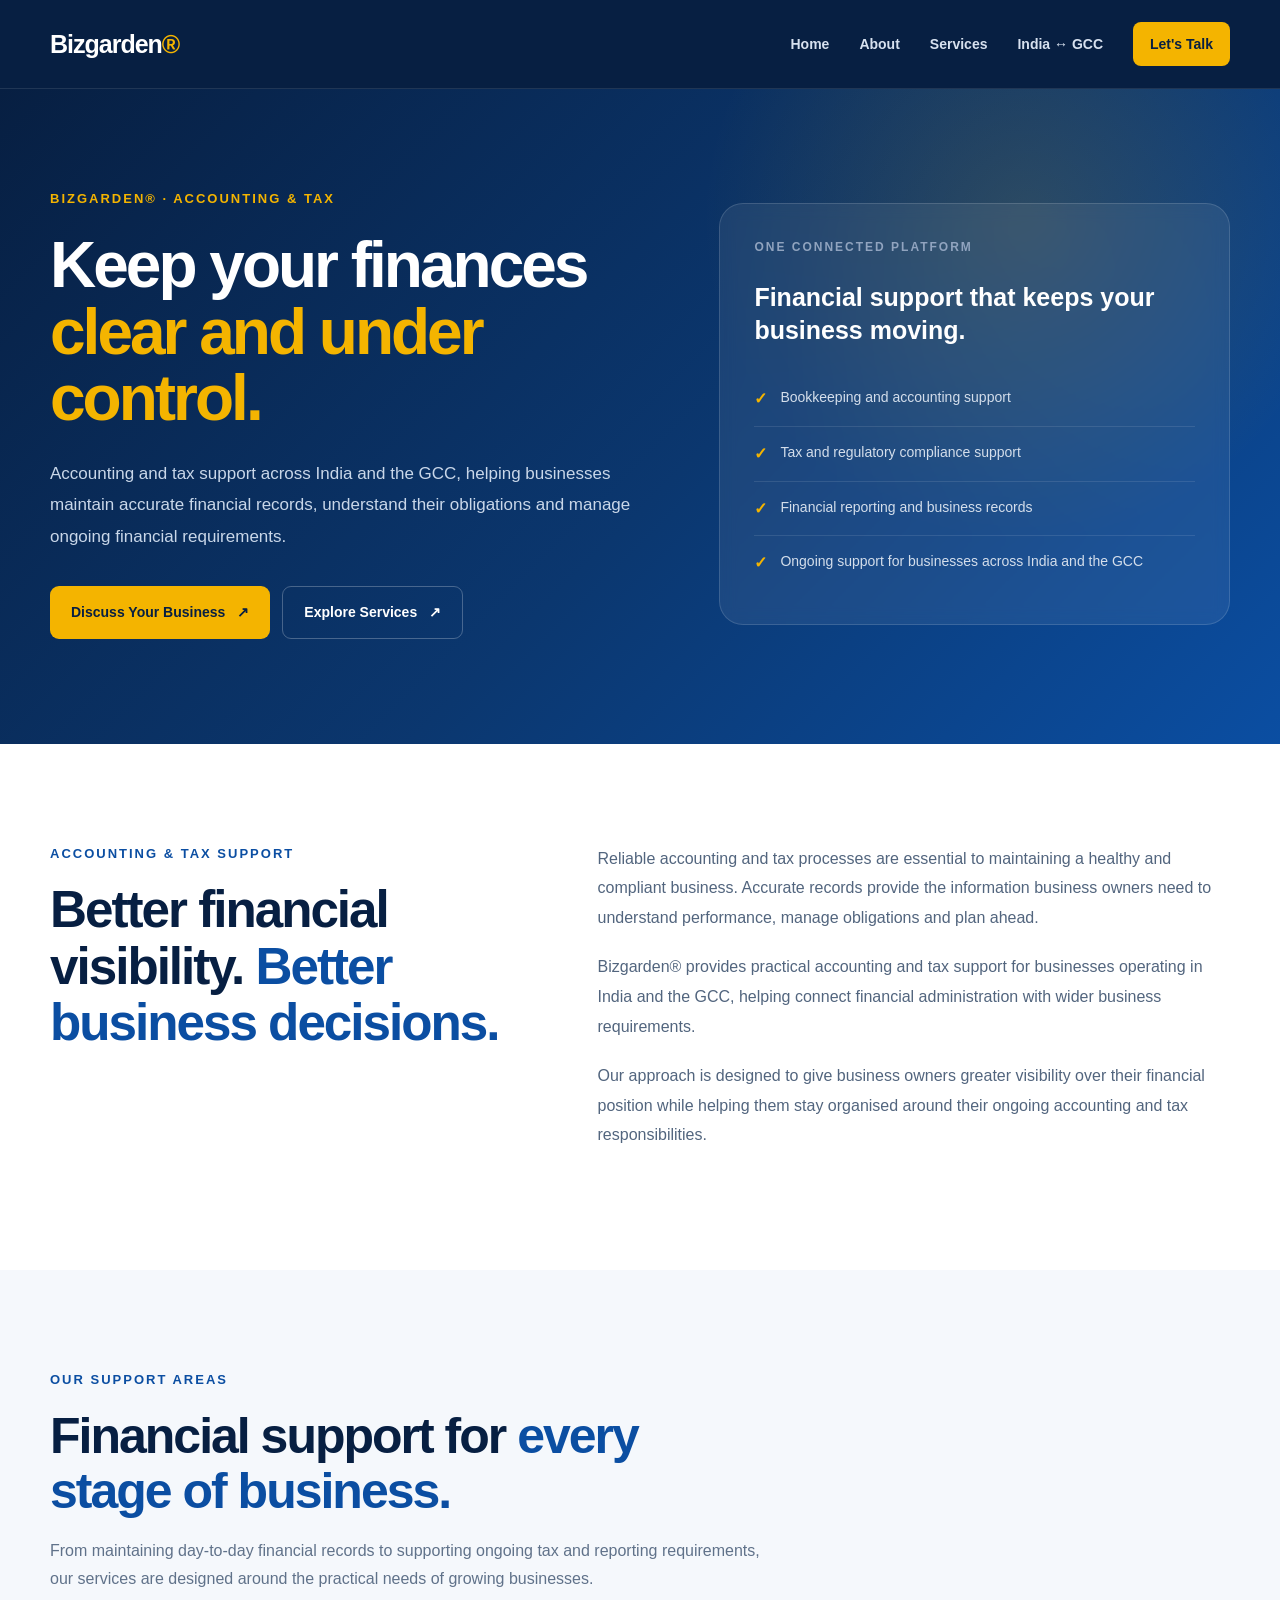
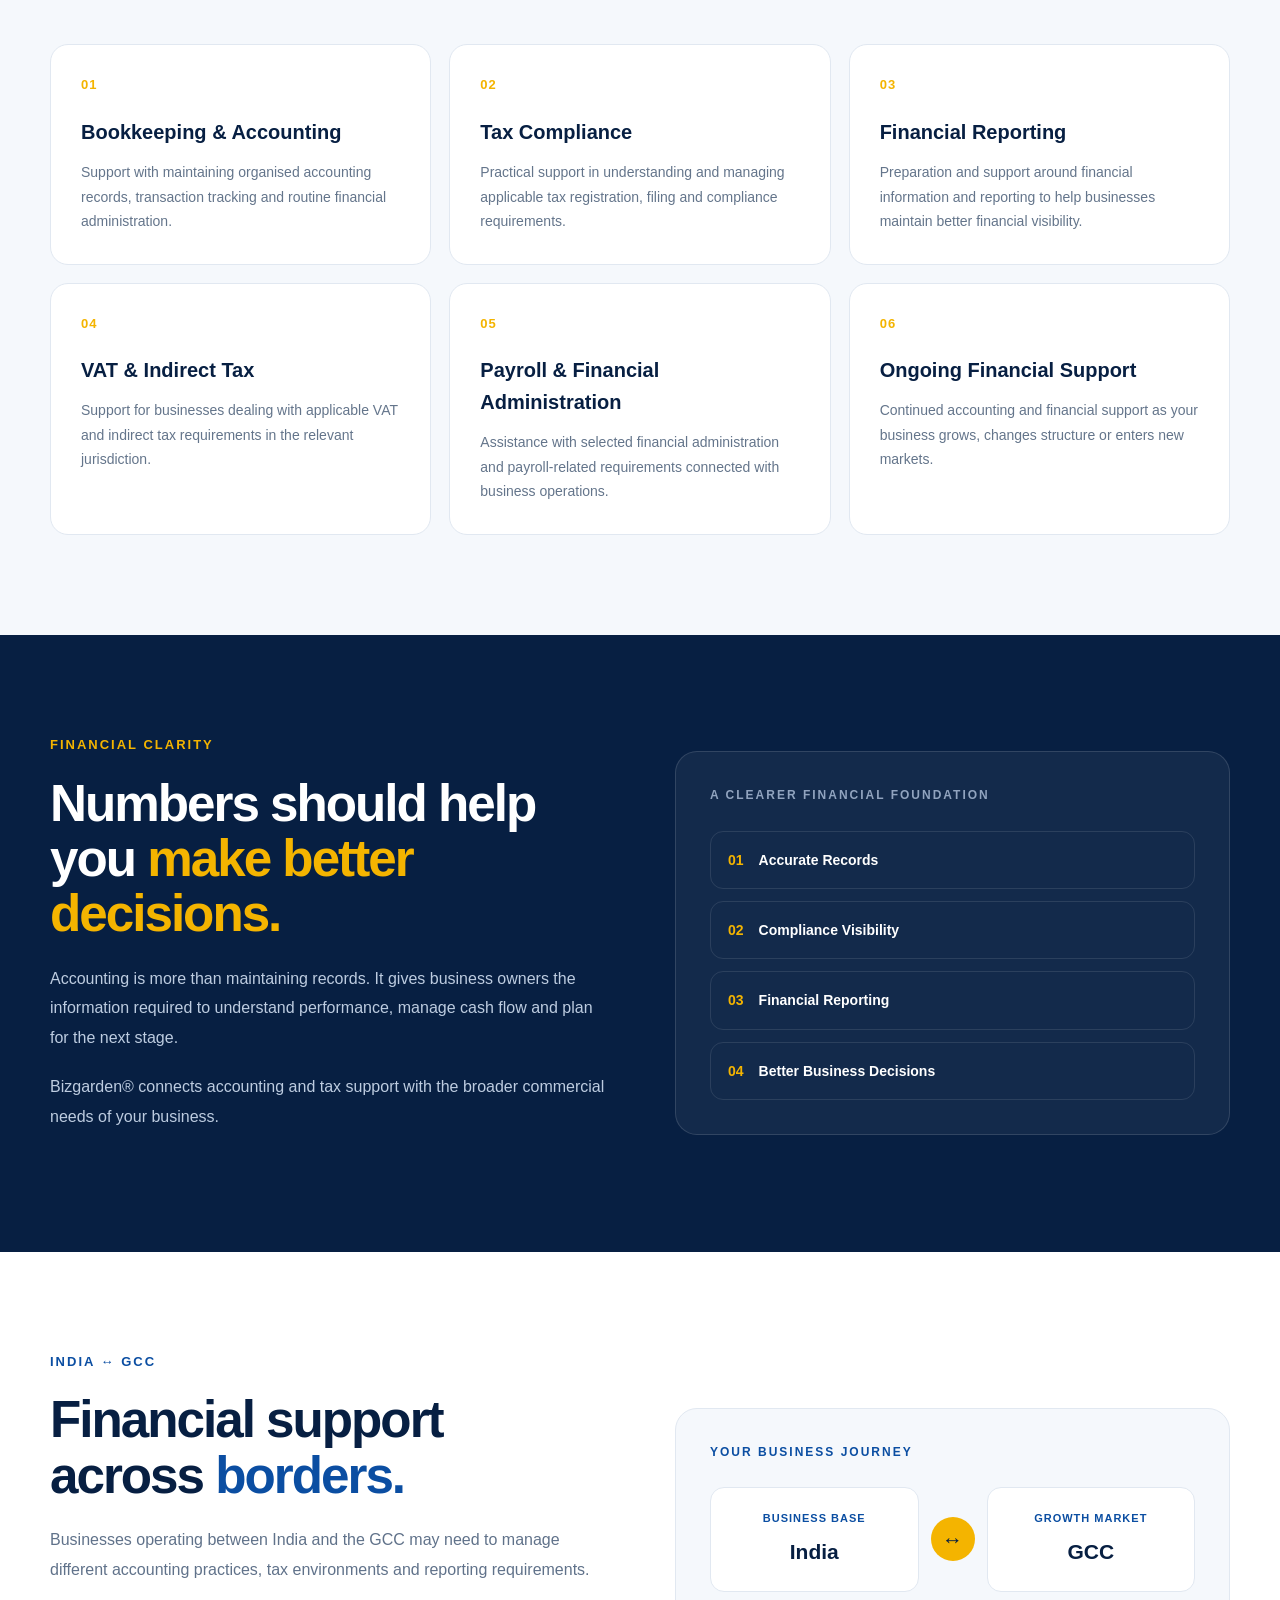
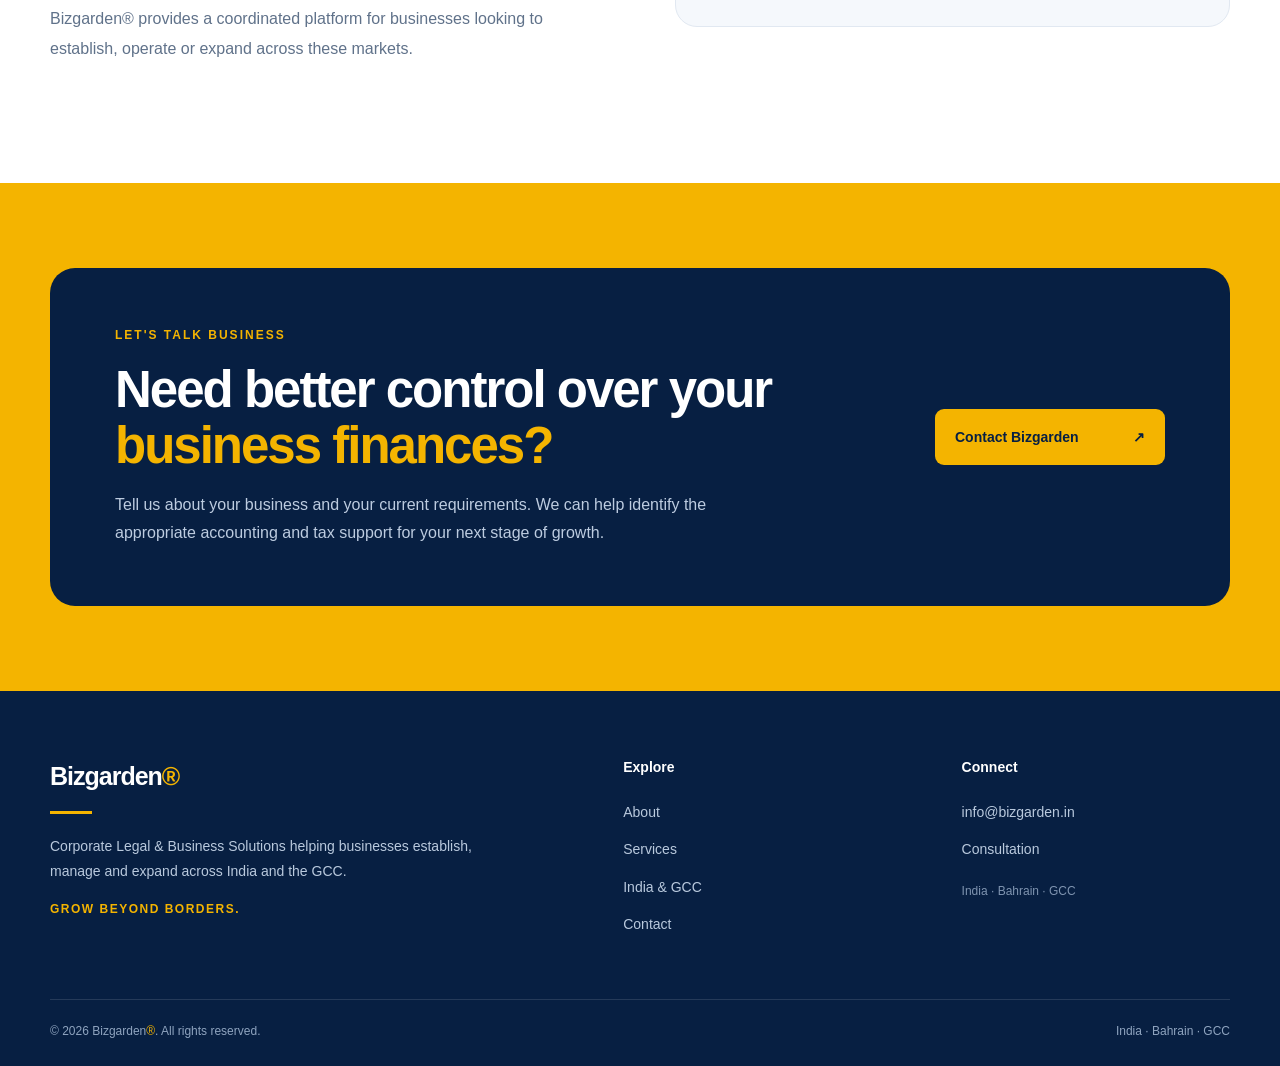
<file: services/accounting-tax/index.html>
<!DOCTYPE html>
<html lang="en">

<head>
  <meta charset="UTF-8">

  <meta name="viewport" content="width=device-width, initial-scale=1.0">

  <title>Accounting & Tax Services in India & GCC | Bizgarden®</title>

  <meta name="description" content="Accounting and tax support across India and the GCC. Bizgarden® helps businesses manage accounting, bookkeeping, taxation, reporting and ongoing financial requirements.">

  <meta name="robots" content="index, follow">

  <link rel="canonical" href="https://bizgarden.in/services/accounting-tax/">

  <style>

    * {
      box-sizing: border-box;
      margin: 0;
      padding: 0;
    }

    html {
      scroll-behavior: smooth;
    }

    body {
      font-family: Arial, Helvetica, sans-serif;
      color: #071f42;
      background: #ffffff;
      line-height: 1.6;
    }

    a {
      text-decoration: none;
    }

    .container {
      width: min(1180px, calc(100% - 40px));
      margin: 0 auto;
    }

    /* =========================
       HEADER
    ========================= */

    header {
      background: #071f42;
      color: #ffffff;
      padding: 22px 0;
      border-bottom: 1px solid rgba(255,255,255,0.10);
    }

    .nav {
      display: flex;
      align-items: center;
      justify-content: space-between;
      gap: 30px;
    }

    .logo {
      color: #ffffff;
      font-size: 25px;
      font-weight: 800;
      letter-spacing: -1px;
    }

    .logo span {
      color: #f4b400;
    }

    .nav-links {
      display: flex;
      align-items: center;
      gap: 30px;
    }

    .nav-links a {
      color: #d7e1ef;
      font-size: 14px;
      font-weight: 600;
    }

    .nav-links a:hover {
      color: #f4b400;
    }

    .nav-cta {
      background: #f4b400;
      color: #071f42 !important;
      padding: 11px 17px;
      border-radius: 8px;
      font-weight: 800 !important;
    }

    /* =========================
       HERO
    ========================= */

    .hero {
      background:
        radial-gradient(circle at 80% 20%, rgba(244,180,0,0.14), transparent 28%),
        linear-gradient(135deg, #071f42 0%, #0b376f 55%, #0b4ea2 100%);
      color: #ffffff;
      padding: 100px 0 105px;
      overflow: hidden;
    }

    .hero-grid {
      display: grid;
      grid-template-columns: 1.08fr 0.92fr;
      gap: 70px;
      align-items: center;
    }

    .eyebrow {
      color: #f4b400;
      font-size: 13px;
      font-weight: 800;
      letter-spacing: 2px;
      text-transform: uppercase;
      margin-bottom: 22px;
    }

    .hero h1 {
      font-size: clamp(42px, 5vw, 68px);
      line-height: 1.04;
      letter-spacing: -3px;
      margin-bottom: 26px;
    }

    .hero h1 span {
      color: #f4b400;
      display: block;
    }

    .hero-text {
      color: #c9d7e9;
      font-size: 17px;
      line-height: 1.85;
      max-width: 650px;
      margin-bottom: 34px;
    }

    .hero-buttons {
      display: flex;
      flex-wrap: wrap;
      gap: 12px;
    }

    .btn-primary {
      display: inline-flex;
      align-items: center;
      gap: 12px;
      background: #f4b400;
      color: #071f42;
      padding: 15px 21px;
      border-radius: 9px;
      font-size: 14px;
      font-weight: 800;
    }

    .btn-secondary {
      display: inline-flex;
      align-items: center;
      gap: 12px;
      border: 1px solid rgba(255,255,255,0.25);
      color: #ffffff;
      padding: 14px 21px;
      border-radius: 9px;
      font-size: 14px;
      font-weight: 800;
    }

    .btn-primary:hover {
      background: #ffd15a;
    }

    .btn-secondary:hover {
      border-color: #f4b400;
      color: #f4b400;
    }

    /* =========================
       HERO CARD
    ========================= */

    .hero-card {
      background: rgba(255,255,255,0.07);
      border: 1px solid rgba(255,255,255,0.14);
      border-radius: 24px;
      padding: 34px;
      backdrop-filter: blur(8px);
    }

    .hero-card-label {
      color: #91a4bf;
      font-size: 12px;
      font-weight: 800;
      letter-spacing: 2px;
      text-transform: uppercase;
      margin-bottom: 24px;
    }

    .hero-card h3 {
      color: #ffffff;
      font-size: 25px;
      line-height: 1.3;
      margin-bottom: 26px;
    }

    .hero-list {
      list-style: none;
    }

    .hero-list li {
      display: flex;
      gap: 13px;
      align-items: flex-start;
      color: #d4deeb;
      font-size: 14px;
      padding: 14px 0;
      border-top: 1px solid rgba(255,255,255,0.10);
    }

    .hero-list li:first-child {
      border-top: none;
    }

    .hero-list span {
      color: #f4b400;
      font-weight: 900;
      font-size: 16px;
    }

    /* =========================
       INTRO
    ========================= */

    .intro {
      padding: 100px 0;
      background: #ffffff;
    }

    .intro-grid {
      display: grid;
      grid-template-columns: 0.85fr 1.15fr;
      gap: 80px;
      align-items: start;
    }

    .section-label {
      color: #0b4ea2;
      font-size: 13px;
      font-weight: 800;
      letter-spacing: 2px;
      text-transform: uppercase;
      margin-bottom: 18px;
    }

    .intro h2 {
      font-size: clamp(34px, 4vw, 52px);
      line-height: 1.1;
      letter-spacing: -2px;
      color: #071f42;
    }

    .intro h2 span {
      color: #0b4ea2;
    }

    .intro-content p {
      color: #52657e;
      font-size: 16px;
      line-height: 1.85;
      margin-bottom: 20px;
    }

    /* =========================
       SUPPORT
    ========================= */

    .support {
      background: #f5f8fc;
      padding: 100px 0;
    }

    .support-heading {
      max-width: 720px;
      margin-bottom: 50px;
    }

    .support-heading h2 {
      color: #071f42;
      font-size: clamp(34px, 4vw, 50px);
      line-height: 1.1;
      letter-spacing: -2px;
      margin-bottom: 18px;
    }

    .support-heading h2 span {
      color: #0b4ea2;
    }

    .support-heading p {
      color: #60728a;
      font-size: 16px;
      line-height: 1.8;
    }

    .support-grid {
      display: grid;
      grid-template-columns: repeat(3, 1fr);
      gap: 18px;
    }

    .support-card {
      background: #ffffff;
      border: 1px solid #e1e8f1;
      border-radius: 18px;
      padding: 30px;
      min-height: 220px;
      transition: transform 0.25s ease, box-shadow 0.25s ease;
    }

    .support-card:hover {
      transform: translateY(-5px);
      box-shadow: 0 18px 45px rgba(7,31,66,0.09);
    }

    .support-number {
      color: #f4b400;
      font-size: 13px;
      font-weight: 900;
      letter-spacing: 1px;
      margin-bottom: 20px;
    }

    .support-card h3 {
      color: #071f42;
      font-size: 20px;
      margin-bottom: 12px;
    }

    .support-card p {
      color: #64758b;
      font-size: 14px;
      line-height: 1.75;
    }

    /* =========================
       FINANCIAL CLARITY
    ========================= */

    .financial {
      background: #071f42;
      padding: 100px 0;
      color: #ffffff;
    }

    .financial-grid {
      display: grid;
      grid-template-columns: 1fr 1fr;
      gap: 70px;
      align-items: center;
    }

    .financial-label {
      color: #f4b400;
      font-size: 13px;
      font-weight: 800;
      letter-spacing: 2px;
      text-transform: uppercase;
      margin-bottom: 20px;
    }

    .financial h2 {
      font-size: clamp(36px, 4vw, 55px);
      line-height: 1.08;
      letter-spacing: -2px;
      margin-bottom: 22px;
    }

    .financial h2 span {
      color: #f4b400;
    }

    .financial p {
      color: #bdcce0;
      font-size: 16px;
      line-height: 1.85;
      margin-bottom: 20px;
    }

    .financial-box {
      border: 1px solid rgba(255,255,255,0.13);
      background: rgba(255,255,255,0.05);
      border-radius: 22px;
      padding: 34px;
    }

    .financial-box-title {
      color: #91a4bf;
      font-size: 12px;
      font-weight: 800;
      letter-spacing: 2px;
      text-transform: uppercase;
      margin-bottom: 25px;
    }

    .financial-points {
      display: grid;
      gap: 12px;
    }

    .financial-point {
      display: flex;
      align-items: center;
      gap: 15px;
      padding: 17px;
      border: 1px solid rgba(255,255,255,0.10);
      border-radius: 13px;
      color: #ffffff;
      font-size: 14px;
      font-weight: 600;
    }

    .financial-point span {
      color: #f4b400;
      font-weight: 900;
    }

    /* =========================
       INDIA GCC
    ========================= */

    .corridor {
      background: #ffffff;
      padding: 100px 0;
    }

    .corridor-grid {
      display: grid;
      grid-template-columns: 1fr 1fr;
      gap: 70px;
      align-items: center;
    }

    .corridor-label {
      color: #0b4ea2;
      font-size: 13px;
      font-weight: 800;
      letter-spacing: 2px;
      text-transform: uppercase;
      margin-bottom: 20px;
    }

    .corridor h2 {
      color: #071f42;
      font-size: clamp(36px, 4vw, 55px);
      line-height: 1.08;
      letter-spacing: -2px;
      margin-bottom: 22px;
    }

    .corridor h2 span {
      color: #0b4ea2;
    }

    .corridor p {
      color: #60728a;
      font-size: 16px;
      line-height: 1.85;
      margin-bottom: 20px;
    }

    .corridor-card {
      background: #f5f8fc;
      border: 1px solid #e1e8f1;
      border-radius: 22px;
      padding: 34px;
    }

    .corridor-card-title {
      color: #0b4ea2;
      font-size: 12px;
      font-weight: 800;
      letter-spacing: 2px;
      text-transform: uppercase;
      margin-bottom: 25px;
    }

    .market-grid {
      display: grid;
      grid-template-columns: 1fr auto 1fr;
      gap: 12px;
      align-items: center;
    }

    .market {
      background: #ffffff;
      border-radius: 14px;
      padding: 22px 15px;
      text-align: center;
      border: 1px solid #e1e8f1;
    }

    .market small {
      color: #0b4ea2;
      display: block;
      font-size: 11px;
      font-weight: 800;
      letter-spacing: 1px;
      text-transform: uppercase;
      margin-bottom: 7px;
    }

    .market strong {
      color: #071f42;
      font-size: 21px;
    }

    .market-arrow {
      width: 44px;
      height: 44px;
      background: #f4b400;
      color: #071f42;
      border-radius: 50%;
      display: flex;
      align-items: center;
      justify-content: center;
      font-size: 21px;
      font-weight: 900;
    }

    /* =========================
       CTA
    ========================= */

    .cta {
      background: #f4b400;
      padding: 85px 0;
    }

    .cta-box {
      background: #071f42;
      border-radius: 25px;
      padding: 58px 65px;
      display: grid;
      grid-template-columns: 1fr auto;
      gap: 55px;
      align-items: center;
    }

    .cta-label {
      color: #f4b400;
      font-size: 12px;
      font-weight: 800;
      letter-spacing: 2px;
      text-transform: uppercase;
      margin-bottom: 17px;
    }

    .cta h2 {
      color: #ffffff;
      font-size: clamp(34px, 4vw, 51px);
      line-height: 1.08;
      letter-spacing: -2px;
      margin-bottom: 18px;
    }

    .cta h2 span {
      color: #f4b400;
    }

    .cta p {
      color: #bdcce0;
      max-width: 650px;
      font-size: 16px;
      line-height: 1.8;
    }

    .cta-button {
      display: inline-flex;
      align-items: center;
      justify-content: space-between;
      gap: 25px;
      min-width: 230px;
      background: #f4b400;
      color: #071f42;
      padding: 17px 20px;
      border-radius: 9px;
      font-size: 14px;
      font-weight: 800;
    }

    /* =========================
       FOOTER
    ========================= */

    footer {
      background: #071f42;
      color: #ffffff;
      padding: 65px 0 25px;
    }

    .footer-grid {
      display: grid;
      grid-template-columns: 1.5fr 0.8fr 0.8fr;
      gap: 70px;
      padding-bottom: 50px;
    }

    .footer-logo {
      color: #ffffff;
      font-size: 25px;
      font-weight: 800;
      letter-spacing: -1px;
      display: inline-block;
      margin-bottom: 15px;
    }

    .footer-logo span {
      color: #f4b400;
    }

    .footer-line {
      width: 42px;
      height: 3px;
      background: #f4b400;
      margin-bottom: 20px;
    }

    .footer-description {
      color: #b9c9dd;
      font-size: 14px;
      line-height: 1.8;
      max-width: 440px;
      margin-bottom: 15px;
    }

    .footer-tagline {
      color: #f4b400;
      font-size: 12px;
      font-weight: 800;
      letter-spacing: 1.5px;
    }

    .footer-title {
      color: #ffffff;
      font-size: 14px;
      margin-bottom: 20px;
      font-weight: 800;
    }

    .footer-links {
      list-style: none;
    }

    .footer-links li {
      margin-bottom: 12px;
    }

    .footer-links a {
      color: #b9c9dd;
      font-size: 14px;
    }

    .footer-links a:hover {
      color: #f4b400;
    }

    .footer-location {
      color: #7f94b0;
      font-size: 12px;
      margin-top: 20px;
    }

    .footer-bottom {
      border-top: 1px solid rgba(255,255,255,0.12);
      padding-top: 22px;
      display: flex;
      justify-content: space-between;
      gap: 20px;
      color: #8fa4bf;
      font-size: 12px;
    }

    /* =========================
       RESPONSIVE
    ========================= */

    @media (max-width: 900px) {

      .nav-links {
        display: none;
      }

      .hero-grid,
      .intro-grid,
      .financial-grid,
      .corridor-grid,
      .cta-box {
        grid-template-columns: 1fr;
      }

      .hero {
        padding: 75px 0 80px;
      }

      .hero-grid {
        gap: 45px;
      }

      .intro,
      .support,
      .financial,
      .corridor {
        padding: 75px 0;
      }

      .support-grid {
        grid-template-columns: 1fr 1fr;
      }

      .cta {
        padding: 65px 0;
      }

      .cta-box {
        padding: 45px 35px;
      }

      .footer-grid {
        grid-template-columns: 1fr 1fr;
        gap: 45px;
      }
    }

    @media (max-width: 600px) {

      .container {
        width: min(100% - 30px, 1180px);
      }

      header {
        padding: 18px 0;
      }

      .logo {
        font-size: 22px;
      }

      .hero h1 {
        font-size: 42px;
        letter-spacing: -2px;
      }

      .hero-text {
        font-size: 15px;
      }

      .hero-card {
        padding: 25px;
      }

      .intro h2,
      .support-heading h2,
      .financial h2,
      .corridor h2,
      .cta h2 {
        letter-spacing: -1.5px;
      }

      .support-grid {
        grid-template-columns: 1fr;
      }

      .support-card {
        min-height: auto;
      }

      .market-grid {
        grid-template-columns: 1fr;
      }

      .market-arrow {
        margin: 0 auto;
        transform: rotate(90deg);
      }

      .financial-box,
      .corridor-card {
        padding: 25px;
      }

      .cta-box {
        padding: 38px 25px;
      }

      .cta-button {
        width: 100%;
      }

      .footer-grid {
        grid-template-columns: 1fr;
        gap: 35px;
      }

      .footer-bottom {
        flex-direction: column;
      }

    }

  </style>
</head>

<body>


  <!-- =========================
       HEADER
  ========================= -->

  <header>

    <div class="container">

      <div class="nav">

        <a href="/bizgarden-india/" class="logo">
          Bizgarden<span>®</span>
        </a>

        <nav class="nav-links">

          <a href="/bizgarden-india/">
            Home
          </a>

          <a href="/bizgarden-india/#about">
            About
          </a>

          <a href="/bizgarden-india/services/">
            Services
          </a>

          <a href="/bizgarden-india/#corridor">
            India ↔ GCC
          </a>

          <a href="/bizgarden-india/#contact" class="nav-cta">
            Let's Talk
          </a>

        </nav>

      </div>

    </div>

  </header>


  <!-- =========================
       HERO
  ========================= -->

  <section class="hero">

    <div class="container">

      <div class="hero-grid">

        <div>

          <div class="eyebrow">
            Bizgarden® · Accounting & Tax
          </div>

          <h1>
            Keep your finances
            <span>clear and under control.</span>
          </h1>

          <p class="hero-text">
            Accounting and tax support across India and the GCC, helping
            businesses maintain accurate financial records, understand
            their obligations and manage ongoing financial requirements.
          </p>

          <div class="hero-buttons">

            <a
              href="/bizgarden-india/#contact"
              class="btn-primary"
            >
              Discuss Your Business
              <span>↗</span>
            </a>

            <a
              href="/bizgarden-india/services/"
              class="btn-secondary"
            >
              Explore Services
              <span>↗</span>
            </a>

          </div>

        </div>


        <div class="hero-card">

          <div class="hero-card-label">
            One Connected Platform
          </div>

          <h3>
            Financial support that keeps your business moving.
          </h3>

          <ul class="hero-list">

            <li>
              <span>✓</span>
              <div>Bookkeeping and accounting support</div>
            </li>

            <li>
              <span>✓</span>
              <div>Tax and regulatory compliance support</div>
            </li>

            <li>
              <span>✓</span>
              <div>Financial reporting and business records</div>
            </li>

            <li>
              <span>✓</span>
              <div>Ongoing support for businesses across India and the GCC</div>
            </li>

          </ul>

        </div>

      </div>

    </div>

  </section>


  <!-- =========================
       INTRO
  ========================= -->

  <section class="intro">

    <div class="container">

      <div class="intro-grid">

        <div>

          <div class="section-label">
            ACCOUNTING & TAX SUPPORT
          </div>

          <h2>
            Better financial visibility.
            <span>Better business decisions.</span>
          </h2>

        </div>

        <div class="intro-content">

          <p>
            Reliable accounting and tax processes are essential to
            maintaining a healthy and compliant business. Accurate records
            provide the information business owners need to understand
            performance, manage obligations and plan ahead.
          </p>

          <p>
            Bizgarden® provides practical accounting and tax support for
            businesses operating in India and the GCC, helping connect
            financial administration with wider business requirements.
          </p>

          <p>
            Our approach is designed to give business owners greater
            visibility over their financial position while helping them
            stay organised around their ongoing accounting and tax
            responsibilities.
          </p>

        </div>

      </div>

    </div>

  </section>


  <!-- =========================
       SUPPORT AREAS
  ========================= -->

  <section class="support">

    <div class="container">

      <div class="support-heading">

        <div class="section-label">
          OUR SUPPORT AREAS
        </div>

        <h2>
          Financial support for
          <span>every stage of business.</span>
        </h2>

        <p>
          From maintaining day-to-day financial records to supporting
          ongoing tax and reporting requirements, our services are
          designed around the practical needs of growing businesses.
        </p>

      </div>


      <div class="support-grid">


        <article class="support-card">

          <div class="support-number">
            01
          </div>

          <h3>
            Bookkeeping & Accounting
          </h3>

          <p>
            Support with maintaining organised accounting records,
            transaction tracking and routine financial administration.
          </p>

        </article>


        <article class="support-card">

          <div class="support-number">
            02
          </div>

          <h3>
            Tax Compliance
          </h3>

          <p>
            Practical support in understanding and managing applicable
            tax registration, filing and compliance requirements.
          </p>

        </article>


        <article class="support-card">

          <div class="support-number">
            03
          </div>

          <h3>
            Financial Reporting
          </h3>

          <p>
            Preparation and support around financial information and
            reporting to help businesses maintain better financial
            visibility.
          </p>

        </article>


        <article class="support-card">

          <div class="support-number">
            04
          </div>

          <h3>
            VAT & Indirect Tax
          </h3>

          <p>
            Support for businesses dealing with applicable VAT and
            indirect tax requirements in the relevant jurisdiction.
          </p>

        </article>


        <article class="support-card">

          <div class="support-number">
            05
          </div>

          <h3>
            Payroll & Financial Administration
          </h3>

          <p>
            Assistance with selected financial administration and
            payroll-related requirements connected with business
            operations.
          </p>

        </article>


        <article class="support-card">

          <div class="support-number">
            06
          </div>

          <h3>
            Ongoing Financial Support
          </h3>

          <p>
            Continued accounting and financial support as your business
            grows, changes structure or enters new markets.
          </p>

        </article>


      </div>

    </div>

  </section>


  <!-- =========================
       FINANCIAL CLARITY
  ========================= -->

  <section class="financial">

    <div class="container">

      <div class="financial-grid">

        <div>

          <div class="financial-label">
            FINANCIAL CLARITY
          </div>

          <h2>
            Numbers should help you
            <span>make better decisions.</span>
          </h2>

          <p>
            Accounting is more than maintaining records. It gives
            business owners the information required to understand
            performance, manage cash flow and plan for the next stage.
          </p>

          <p>
            Bizgarden® connects accounting and tax support with the
            broader commercial needs of your business.
          </p>

        </div>


        <div class="financial-box">

          <div class="financial-box-title">
            A Clearer Financial Foundation
          </div>

          <div class="financial-points">

            <div class="financial-point">
              <span>01</span>
              Accurate Records
            </div>

            <div class="financial-point">
              <span>02</span>
              Compliance Visibility
            </div>

            <div class="financial-point">
              <span>03</span>
              Financial Reporting
            </div>

            <div class="financial-point">
              <span>04</span>
              Better Business Decisions
            </div>

          </div>

        </div>

      </div>

    </div>

  </section>


  <!-- =========================
       INDIA GCC
  ========================= -->

  <section class="corridor">

    <div class="container">

      <div class="corridor-grid">

        <div>

          <div class="corridor-label">
            INDIA ↔ GCC
          </div>

          <h2>
            Financial support across
            <span>borders.</span>
          </h2>

          <p>
            Businesses operating between India and the GCC may need to
            manage different accounting practices, tax environments and
            reporting requirements.
          </p>

          <p>
            Bizgarden® provides a coordinated platform for businesses
            looking to establish, operate or expand across these markets.
          </p>

        </div>


        <div class="corridor-card">

          <div class="corridor-card-title">
            Your Business Journey
          </div>

          <div class="market-grid">

            <div class="market">

              <small>
                Business Base
              </small>

              <strong>
                India
              </strong>

            </div>


            <div class="market-arrow">
              ↔
            </div>


            <div class="market">

              <small>
                Growth Market
              </small>

              <strong>
                GCC
              </strong>

            </div>

          </div>

        </div>

      </div>

    </div>

  </section>


  <!-- =========================
       CTA
  ========================= -->

  <section class="cta">

    <div class="container">

      <div class="cta-box">

        <div>

          <div class="cta-label">
            LET'S TALK BUSINESS
          </div>

          <h2>
            Need better control over your
            <span>business finances?</span>
          </h2>

          <p>
            Tell us about your business and your current requirements.
            We can help identify the appropriate accounting and tax
            support for your next stage of growth.
          </p>

        </div>


        <div>

          <a
            href="mailto:info@bizgarden.in?subject=Accounting%20%26%20Tax%20Enquiry"
            class="cta-button"
          >
            <span>Contact Bizgarden</span>
            <span>↗</span>
          </a>

        </div>

      </div>

    </div>

  </section>


  <!-- =========================
       FOOTER
  ========================= -->

  <footer>

    <div class="container">

      <div class="footer-grid">

        <div>

          <a
            href="/bizgarden-india/"
            class="footer-logo"
          >
            Bizgarden<span>®</span>
          </a>

          <div class="footer-line"></div>

          <p class="footer-description">
            Corporate Legal &amp; Business Solutions helping businesses
            establish, manage and expand across India and the GCC.
          </p>

          <div class="footer-tagline">
            GROW BEYOND BORDERS.
          </div>

        </div>


        <div>

          <div class="footer-title">
            Explore
          </div>

          <ul class="footer-links">

            <li>
              <a href="/bizgarden-india/#about">
                About
              </a>
            </li>

            <li>
              <a href="/bizgarden-india/services/">
                Services
              </a>
            </li>

            <li>
              <a href="/bizgarden-india/#corridor">
                India &amp; GCC
              </a>
            </li>

            <li>
              <a href="/bizgarden-india/#contact">
                Contact
              </a>
            </li>

          </ul>

        </div>


        <div>

          <div class="footer-title">
            Connect
          </div>

          <ul class="footer-links">

            <li>
              <a href="mailto:info@bizgarden.in">
                info@bizgarden.in
              </a>
            </li>

            <li>
              <a href="/bizgarden-india/#contact">
                Consultation
              </a>
            </li>

          </ul>

          <div class="footer-location">
            India · Bahrain · GCC
          </div>

        </div>

      </div>


      <div class="footer-bottom">

        <div>
          © 2026 Bizgarden<span style="color:#f4b400;">®</span>.
          All rights reserved.
        </div>

        <div>
          India · Bahrain · GCC
        </div>

      </div>

    </div>

  </footer>


</body>
</html>
</file>
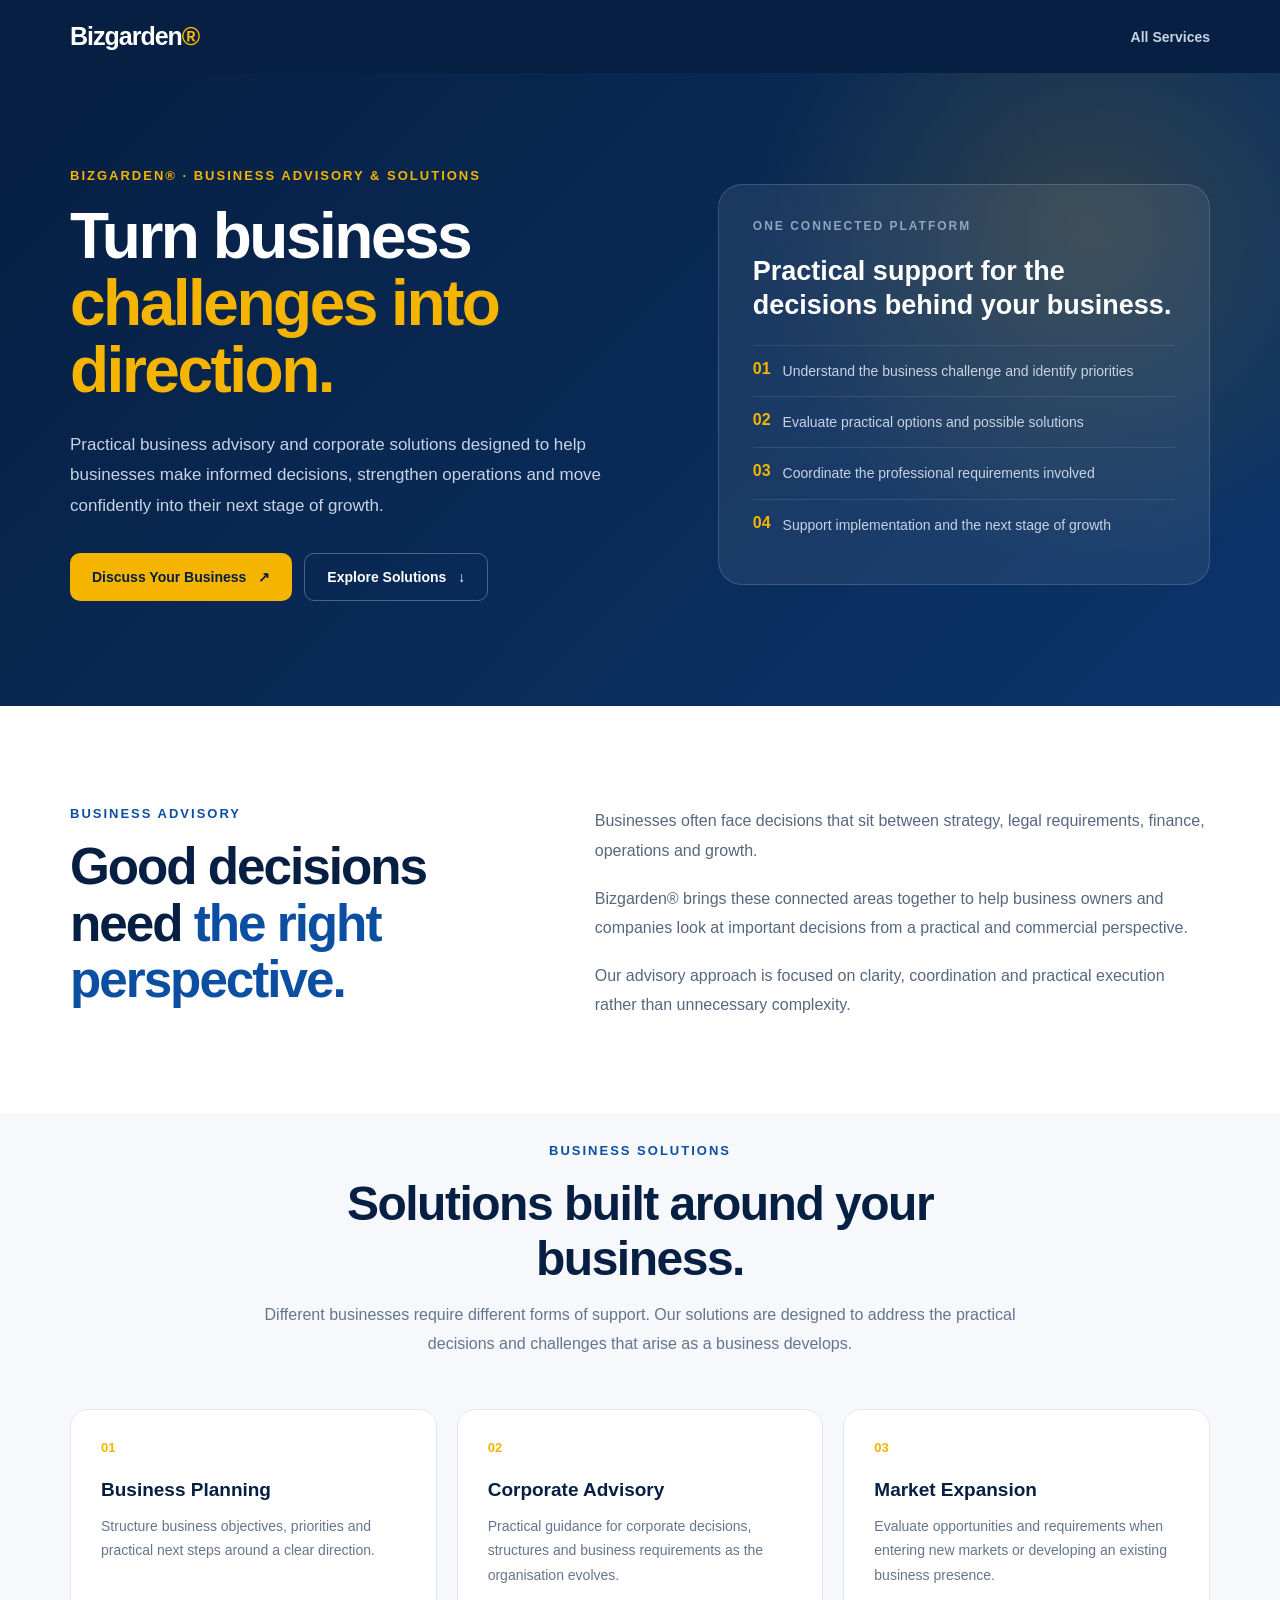
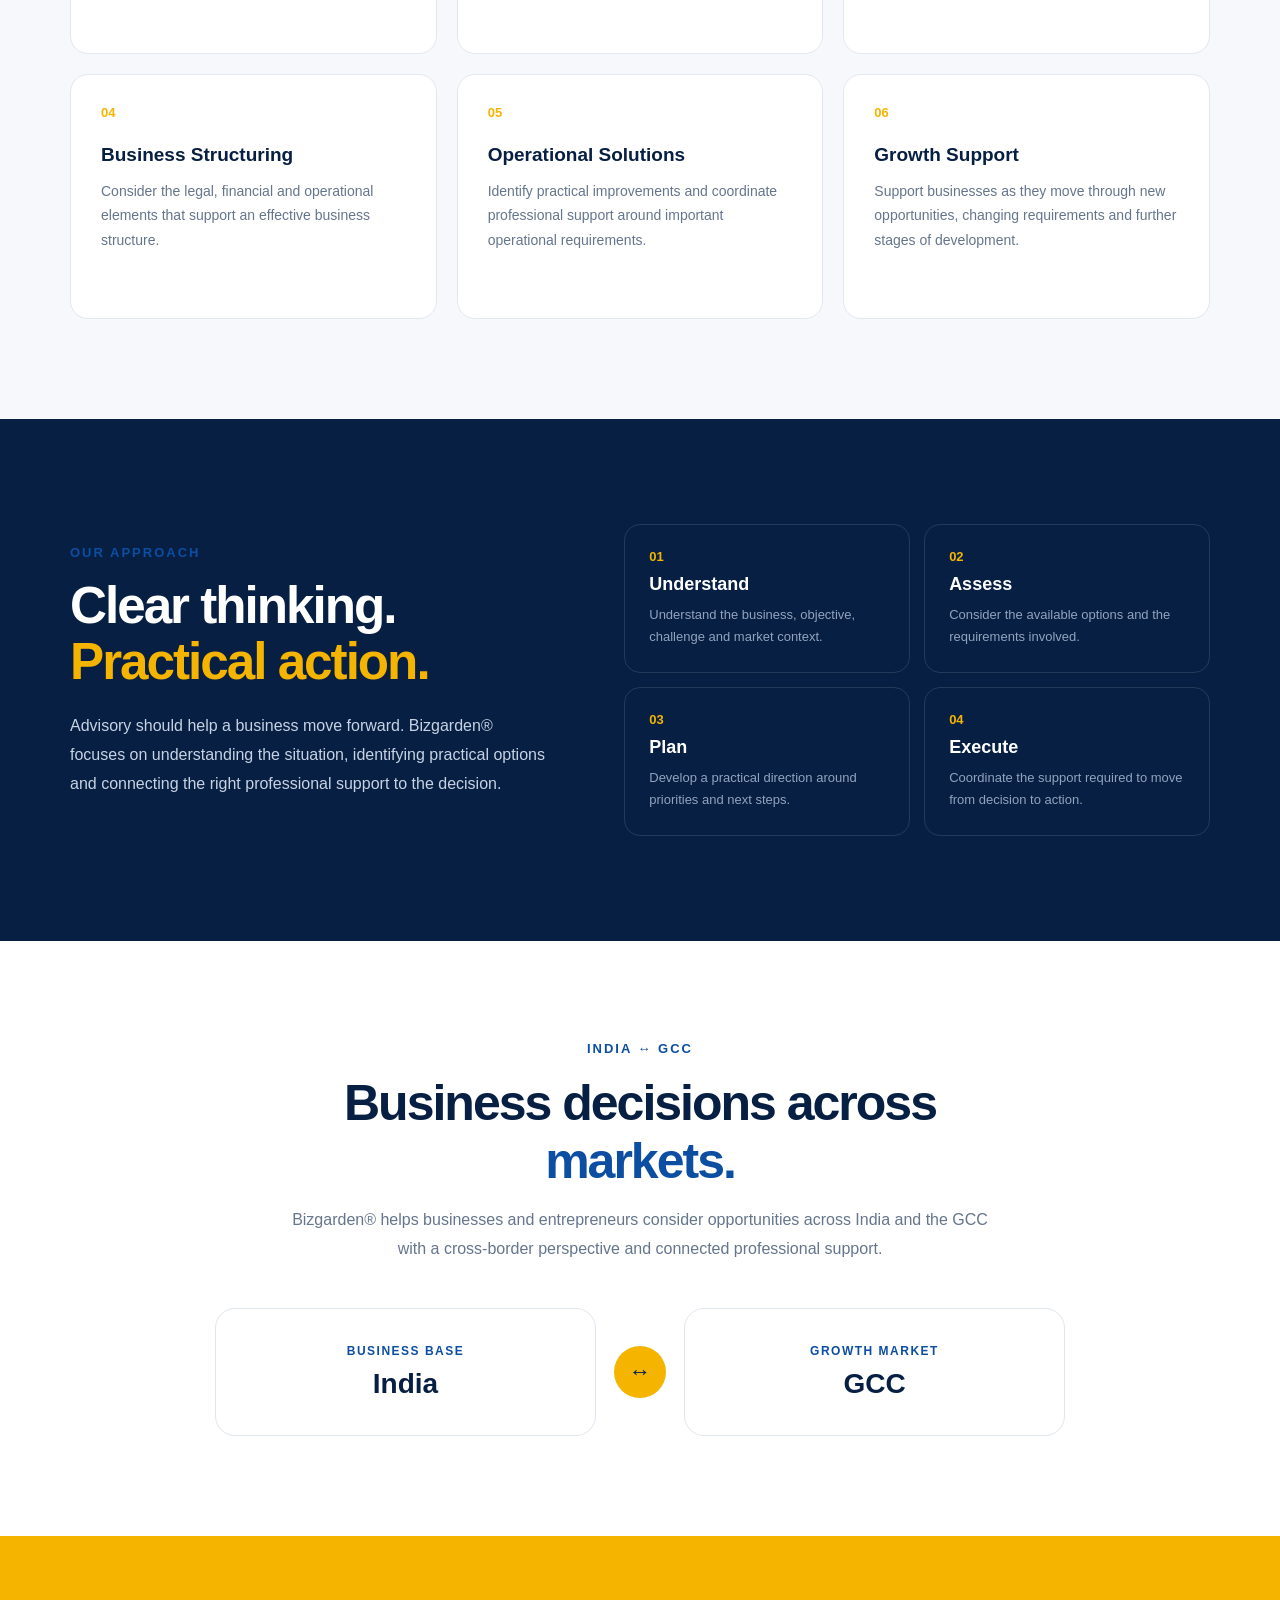
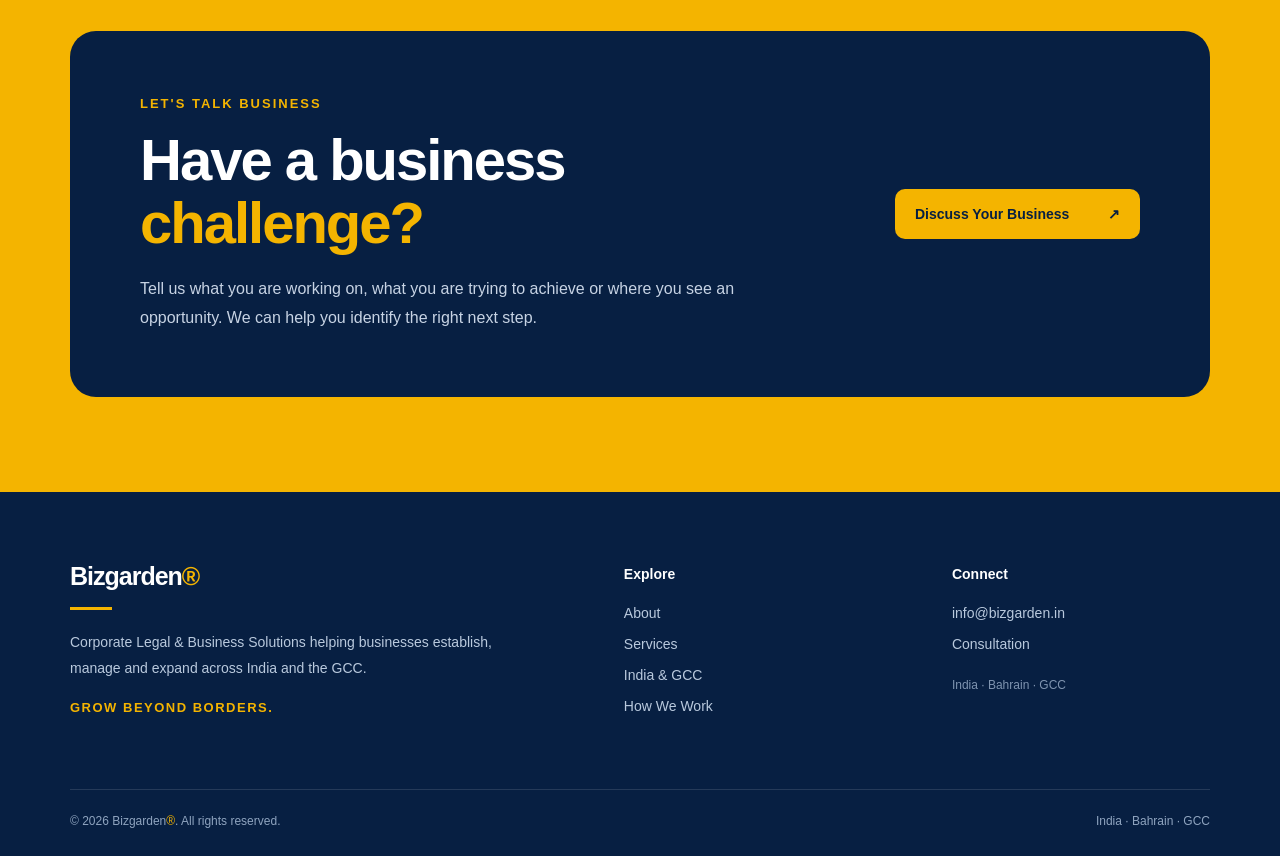
<file: services/business-advisory/index.html>
<!DOCTYPE html>
<html lang="en">
<head>
  <meta charset="UTF-8">
  <meta name="viewport" content="width=device-width, initial-scale=1.0">

  <title>Business Advisory &amp; Solutions | Bizgarden®</title>

  <meta name="description" content="Business advisory and corporate solutions across India and the GCC. Bizgarden® helps businesses make informed decisions, improve operations and build practical foundations for sustainable growth.">

  <link rel="canonical" href="https://bizgarden.in/services/business-advisory/">

  <style>
    * {
      box-sizing: border-box;
    }

    html {
      scroll-behavior: smooth;
    }

    body {
      margin: 0;
      font-family: Arial, Helvetica, sans-serif;
      color: #071f42;
      background: #ffffff;
    }

    a {
      text-decoration: none;
    }

    .ba-header {
      background: #071f42;
      padding: 22px 0;
    }

    .ba-container {
      max-width: 1180px;
      margin: 0 auto;
      padding: 0 20px;
    }

    .ba-nav {
      display: flex;
      justify-content: space-between;
      align-items: center;
    }

    .ba-logo {
      color: #ffffff;
      font-size: 25px;
      font-weight: 800;
      letter-spacing: -1px;
    }

    .ba-logo span {
      color: #f4b400;
    }

    .ba-nav-link {
      color: #c7d3e4;
      font-size: 14px;
      font-weight: 700;
    }

    .ba-hero {
      background:
        radial-gradient(circle at 85% 25%, rgba(244,180,0,0.16), transparent 28%),
        linear-gradient(135deg, #071f42 0%, #0b356b 100%);
      padding: 95px 0 105px;
      overflow: hidden;
    }

    .ba-hero-grid {
      display: grid;
      grid-template-columns: 1.08fr 0.92fr;
      gap: 70px;
      align-items: center;
    }

    .ba-kicker {
      color: #f4b400;
      font-size: 13px;
      font-weight: 800;
      letter-spacing: 2px;
      text-transform: uppercase;
      margin-bottom: 20px;
    }

    .ba-hero h1 {
      color: #ffffff;
      font-size: clamp(42px, 5vw, 66px);
      line-height: 1.05;
      letter-spacing: -2.5px;
      margin: 0 0 25px;
    }

    .ba-hero h1 span {
      color: #f4b400;
    }

    .ba-hero-text {
      color: #c7d3e4;
      font-size: 17px;
      line-height: 1.8;
      max-width: 670px;
      margin: 0 0 32px;
    }

    .ba-buttons {
      display: flex;
      flex-wrap: wrap;
      gap: 12px;
    }

    .ba-btn-primary {
      display: inline-flex;
      align-items: center;
      gap: 12px;
      background: #f4b400;
      color: #071f42;
      padding: 15px 22px;
      border-radius: 10px;
      font-size: 14px;
      font-weight: 800;
    }

    .ba-btn-secondary {
      display: inline-flex;
      align-items: center;
      gap: 12px;
      border: 1px solid rgba(255,255,255,0.28);
      color: #ffffff;
      padding: 15px 22px;
      border-radius: 10px;
      font-size: 14px;
      font-weight: 800;
    }

    .ba-hero-card {
      background: rgba(255,255,255,0.07);
      border: 1px solid rgba(255,255,255,0.15);
      border-radius: 24px;
      padding: 34px;
    }

    .ba-card-label {
      color: #91a4bf;
      font-size: 12px;
      font-weight: 800;
      letter-spacing: 2px;
      text-transform: uppercase;
      margin-bottom: 22px;
    }

    .ba-hero-card h3 {
      color: #ffffff;
      font-size: 27px;
      line-height: 1.25;
      margin: 0 0 22px;
    }

    .ba-check {
      display: flex;
      gap: 12px;
      align-items: flex-start;
      padding: 14px 0;
      border-top: 1px solid rgba(255,255,255,0.10);
    }

    .ba-check:first-of-type {
      border-top: 0;
    }

    .ba-check-icon {
      color: #f4b400;
      font-weight: 900;
      font-size: 16px;
    }

    .ba-check span:last-child {
      color: #c7d3e4;
      font-size: 14px;
      line-height: 1.6;
    }

    .ba-intro {
      padding: 100px 0 75px;
      background: #ffffff;
    }

    .ba-intro-grid {
      display: grid;
      grid-template-columns: 0.85fr 1.15fr;
      gap: 70px;
      align-items: start;
    }

    .ba-section-kicker {
      color: #0b4ea2;
      font-size: 13px;
      font-weight: 800;
      letter-spacing: 2px;
      text-transform: uppercase;
      margin-bottom: 18px;
    }

    .ba-intro h2 {
      color: #071f42;
      font-size: clamp(36px, 4vw, 52px);
      line-height: 1.1;
      letter-spacing: -2px;
      margin: 0;
    }

    .ba-intro h2 span {
      color: #0b4ea2;
    }

    .ba-intro-text p {
      color: #56677f;
      font-size: 16px;
      line-height: 1.85;
      margin: 0 0 18px;
    }

    .ba-services {
      padding: 30px 0 100px;
      background: #f6f8fb;
    }

    .ba-services-heading {
      text-align: center;
      max-width: 760px;
      margin: 0 auto 50px;
    }

    .ba-services-heading h2 {
      color: #071f42;
      font-size: clamp(34px, 4vw, 48px);
      letter-spacing: -1.5px;
      margin: 0 0 15px;
    }

    .ba-services-heading p {
      color: #65758c;
      font-size: 16px;
      line-height: 1.8;
      margin: 0;
    }

    .ba-service-grid {
      display: grid;
      grid-template-columns: repeat(3, 1fr);
      gap: 20px;
    }

    .ba-service-card {
      background: #ffffff;
      border: 1px solid #e2e8f0;
      border-radius: 18px;
      padding: 30px;
      min-height: 245px;
      transition: transform 0.2s ease, box-shadow 0.2s ease;
    }

    .ba-service-card:hover {
      transform: translateY(-4px);
      box-shadow: 0 16px 35px rgba(7,31,66,0.09);
    }

    .ba-number {
      color: #f4b400;
      font-size: 13px;
      font-weight: 900;
      margin-bottom: 24px;
    }

    .ba-service-card h3 {
      color: #071f42;
      font-size: 19px;
      margin: 0 0 13px;
    }

    .ba-service-card p {
      color: #65758c;
      font-size: 14px;
      line-height: 1.75;
      margin: 0;
    }

    .ba-dark {
      background: #071f42;
      padding: 105px 0;
    }

    .ba-dark-grid {
      display: grid;
      grid-template-columns: 0.9fr 1.1fr;
      gap: 75px;
      align-items: center;
    }

    .ba-dark h2 {
      color: #ffffff;
      font-size: clamp(36px, 4vw, 54px);
      line-height: 1.1;
      letter-spacing: -2px;
      margin: 0;
    }

    .ba-dark h2 span {
      color: #f4b400;
    }

    .ba-dark-text {
      color: #c7d3e4;
      font-size: 16px;
      line-height: 1.8;
      margin-top: 22px;
    }

    .ba-principles {
      display: grid;
      grid-template-columns: repeat(2, 1fr);
      gap: 14px;
    }

    .ba-principle {
      border: 1px solid rgba(255,255,255,0.12);
      border-radius: 16px;
      padding: 24px;
    }

    .ba-principle strong {
      display: block;
      color: #f4b400;
      font-size: 13px;
      margin-bottom: 10px;
    }

    .ba-principle h3 {
      color: #ffffff;
      font-size: 18px;
      margin: 0 0 9px;
    }

    .ba-principle p {
      color: #91a4bf;
      font-size: 13px;
      line-height: 1.7;
      margin: 0;
    }

    .ba-corridor {
      padding: 100px 0;
      background: #ffffff;
    }

    .ba-corridor-heading {
      text-align: center;
      max-width: 720px;
      margin: 0 auto 45px;
    }

    .ba-corridor-heading h2 {
      color: #071f42;
      font-size: clamp(36px, 4vw, 50px);
      letter-spacing: -2px;
      margin: 0 0 16px;
    }

    .ba-corridor-heading h2 span {
      color: #0b4ea2;
    }

    .ba-corridor-heading p {
      color: #65758c;
      font-size: 16px;
      line-height: 1.8;
      margin: 0;
    }

    .ba-markets {
      display: grid;
      grid-template-columns: 1fr auto 1fr;
      gap: 18px;
      align-items: center;
      max-width: 850px;
      margin: 0 auto;
    }

    .ba-market {
      border: 1px solid #e0e6ee;
      border-radius: 20px;
      padding: 35px 25px;
      text-align: center;
    }

    .ba-market-label {
      color: #0b4ea2;
      font-size: 12px;
      font-weight: 800;
      letter-spacing: 1.5px;
      text-transform: uppercase;
      margin-bottom: 10px;
    }

    .ba-market h3 {
      color: #071f42;
      font-size: 28px;
      margin: 0;
    }

    .ba-arrow {
      width: 52px;
      height: 52px;
      border-radius: 50%;
      background: #f4b400;
      color: #071f42;
      display: flex;
      align-items: center;
      justify-content: center;
      font-size: 22px;
      font-weight: 900;
    }

    .ba-cta {
      background: #f4b400;
      padding: 95px 0;
    }

    .ba-cta-box {
      background: #071f42;
      border-radius: 26px;
      padding: 65px 70px;
      display: grid;
      grid-template-columns: 1fr auto;
      gap: 55px;
      align-items: center;
    }

    .ba-cta-label {
      color: #f4b400;
      font-size: 13px;
      font-weight: 800;
      letter-spacing: 2px;
      text-transform: uppercase;
      margin-bottom: 18px;
    }

    .ba-cta h2 {
      color: #ffffff;
      font-size: clamp(38px, 5vw, 58px);
      line-height: 1.08;
      letter-spacing: -2px;
      margin: 0 0 20px;
    }

    .ba-cta h2 span {
      color: #f4b400;
    }

    .ba-cta p {
      color: #c7d3e4;
      font-size: 16px;
      line-height: 1.8;
      max-width: 680px;
      margin: 0;
    }

    .ba-cta-button {
      display: flex;
      align-items: center;
      justify-content: space-between;
      gap: 20px;
      min-width: 245px;
      background: #f4b400;
      color: #071f42;
      padding: 17px 20px;
      border-radius: 10px;
      font-size: 14px;
      font-weight: 800;
    }

    .ba-footer {
      background: #071f42;
      color: #ffffff;
      padding: 70px 0 25px;
    }

    .ba-footer-grid {
      display: grid;
      grid-template-columns: 1.5fr 0.8fr 0.8fr;
      gap: 70px;
      padding-bottom: 55px;
    }

    .ba-footer-logo {
      color: #ffffff;
      font-size: 25px;
      font-weight: 800;
      letter-spacing: -1px;
      margin-bottom: 16px;
    }

    .ba-footer-logo span {
      color: #f4b400;
    }

    .ba-footer-line {
      width: 42px;
      height: 3px;
      background: #f4b400;
      margin-bottom: 20px;
    }

    .ba-footer p {
      color: #b9c9dd;
      font-size: 14px;
      line-height: 1.8;
      max-width: 440px;
      margin: 0 0 15px;
    }

    .ba-footer-tagline {
      color: #f4b400 !important;
      font-size: 13px !important;
      font-weight: 800;
      letter-spacing: 1.5px;
    }

    .ba-footer h4 {
      color: #ffffff;
      font-size: 14px;
      margin: 4px 0 22px;
    }

    .ba-footer ul {
      list-style: none;
      padding: 0;
      margin: 0;
    }

    .ba-footer li {
      margin-bottom: 13px;
    }

    .ba-footer a {
      color: #b9c9dd;
      font-size: 14px;
    }

    .ba-footer-location {
      color: #7f94b0;
      font-size: 12px;
      margin-top: 25px;
    }

    .ba-footer-bottom {
      height: 1px;
      background: rgba(255,255,255,0.12);
      margin-bottom: 22px;
    }

    .ba-footer-copy {
      display: flex;
      justify-content: space-between;
      align-items: center;
      gap: 20px;
      color: #8fa4bf;
      font-size: 12px;
      line-height: 1.6;
    }

    @media (max-width: 850px) {

      .ba-hero {
        padding: 70px 0 80px;
      }

      .ba-hero-grid,
      .ba-intro-grid,
      .ba-dark-grid,
      .ba-cta-box {
        grid-template-columns: 1fr;
        gap: 40px;
      }

      .ba-service-grid {
        grid-template-columns: 1fr;
      }

      .ba-principles {
        grid-template-columns: 1fr;
      }

      .ba-markets {
        grid-template-columns: 1fr;
      }

      .ba-arrow {
        margin: 0 auto;
        transform: rotate(90deg);
      }

      .ba-cta-box {
        padding: 45px 28px;
      }

      .ba-footer-grid {
        grid-template-columns: 1fr;
        gap: 40px;
      }

      .ba-footer-copy {
        flex-direction: column;
        align-items: flex-start;
      }
    }

    @media (max-width: 600px) {

      .ba-nav-link {
        display: none;
      }

      .ba-hero h1 {
        letter-spacing: -1.5px;
      }

      .ba-hero-card {
        padding: 25px;
      }

      .ba-intro,
      .ba-corridor {
        padding: 75px 0;
      }

      .ba-services {
        padding-bottom: 75px;
      }

      .ba-dark {
        padding: 75px 0;
      }

      .ba-cta {
        padding: 70px 0;
      }

      .ba-buttons {
        flex-direction: column;
        align-items: stretch;
      }

      .ba-btn-primary,
      .ba-btn-secondary {
        justify-content: center;
      }
    }
  </style>
</head>

<body>

  <header class="ba-header">
    <div class="ba-container">
      <div class="ba-nav">

        <a href="/bizgarden-india/" class="ba-logo">
          Bizgarden<span>®</span>
        </a>

        <a href="/bizgarden-india/#services" class="ba-nav-link">
          All Services
        </a>

      </div>
    </div>
  </header>


  <section class="ba-hero">
    <div class="ba-container">

      <div class="ba-hero-grid">

        <div>

          <div class="ba-kicker">
            Bizgarden® · Business Advisory &amp; Solutions
          </div>

          <h1>
            Turn business
            <span>challenges into direction.</span>
          </h1>

          <p class="ba-hero-text">
            Practical business advisory and corporate solutions designed to help businesses make informed decisions, strengthen operations and move confidently into their next stage of growth.
          </p>

          <div class="ba-buttons">

            <a href="#contact" class="ba-btn-primary">
              Discuss Your Business <span>↗</span>
            </a>

            <a href="#services" class="ba-btn-secondary">
              Explore Solutions <span>↓</span>
            </a>

          </div>

        </div>


        <div class="ba-hero-card">

          <div class="ba-card-label">
            One Connected Platform
          </div>

          <h3>
            Practical support for the decisions behind your business.
          </h3>

          <div class="ba-check">
            <span class="ba-check-icon">01</span>
            <span>Understand the business challenge and identify priorities</span>
          </div>

          <div class="ba-check">
            <span class="ba-check-icon">02</span>
            <span>Evaluate practical options and possible solutions</span>
          </div>

          <div class="ba-check">
            <span class="ba-check-icon">03</span>
            <span>Coordinate the professional requirements involved</span>
          </div>

          <div class="ba-check">
            <span class="ba-check-icon">04</span>
            <span>Support implementation and the next stage of growth</span>
          </div>

        </div>

      </div>
    </div>
  </section>


  <section class="ba-intro">
    <div class="ba-container">

      <div class="ba-intro-grid">

        <div>

          <div class="ba-section-kicker">
            BUSINESS ADVISORY
          </div>

          <h2>
            Good decisions need
            <span>the right perspective.</span>
          </h2>

        </div>

        <div class="ba-intro-text">

          <p>
            Businesses often face decisions that sit between strategy, legal requirements, finance, operations and growth.
          </p>

          <p>
            Bizgarden® brings these connected areas together to help business owners and companies look at important decisions from a practical and commercial perspective.
          </p>

          <p>
            Our advisory approach is focused on clarity, coordination and practical execution rather than unnecessary complexity.
          </p>

        </div>

      </div>
    </div>
  </section>


  <section class="ba-services" id="services">
    <div class="ba-container">

      <div class="ba-services-heading">

        <div class="ba-section-kicker">
          BUSINESS SOLUTIONS
        </div>

        <h2>
          Solutions built around your business.
        </h2>

        <p>
          Different businesses require different forms of support. Our solutions are designed to address the practical decisions and challenges that arise as a business develops.
        </p>

      </div>


      <div class="ba-service-grid">

        <div class="ba-service-card">
          <div class="ba-number">01</div>
          <h3>Business Planning</h3>
          <p>
            Structure business objectives, priorities and practical next steps around a clear direction.
          </p>
        </div>

        <div class="ba-service-card">
          <div class="ba-number">02</div>
          <h3>Corporate Advisory</h3>
          <p>
            Practical guidance for corporate decisions, structures and business requirements as the organisation evolves.
          </p>
        </div>

        <div class="ba-service-card">
          <div class="ba-number">03</div>
          <h3>Market Expansion</h3>
          <p>
            Evaluate opportunities and requirements when entering new markets or developing an existing business presence.
          </p>
        </div>

        <div class="ba-service-card">
          <div class="ba-number">04</div>
          <h3>Business Structuring</h3>
          <p>
            Consider the legal, financial and operational elements that support an effective business structure.
          </p>
        </div>

        <div class="ba-service-card">
          <div class="ba-number">05</div>
          <h3>Operational Solutions</h3>
          <p>
            Identify practical improvements and coordinate professional support around important operational requirements.
          </p>
        </div>

        <div class="ba-service-card">
          <div class="ba-number">06</div>
          <h3>Growth Support</h3>
          <p>
            Support businesses as they move through new opportunities, changing requirements and further stages of development.
          </p>
        </div>

      </div>
    </div>
  </section>


  <section class="ba-dark">
    <div class="ba-container">

      <div class="ba-dark-grid">

        <div>

          <div class="ba-section-kicker">
            OUR APPROACH
          </div>

          <h2>
            Clear thinking.
            <span>Practical action.</span>
          </h2>

          <p class="ba-dark-text">
            Advisory should help a business move forward. Bizgarden® focuses on understanding the situation, identifying practical options and connecting the right professional support to the decision.
          </p>

        </div>


        <div class="ba-principles">

          <div class="ba-principle">
            <strong>01</strong>
            <h3>Understand</h3>
            <p>
              Understand the business, objective, challenge and market context.
            </p>
          </div>

          <div class="ba-principle">
            <strong>02</strong>
            <h3>Assess</h3>
            <p>
              Consider the available options and the requirements involved.
            </p>
          </div>

          <div class="ba-principle">
            <strong>03</strong>
            <h3>Plan</h3>
            <p>
              Develop a practical direction around priorities and next steps.
            </p>
          </div>

          <div class="ba-principle">
            <strong>04</strong>
            <h3>Execute</h3>
            <p>
              Coordinate the support required to move from decision to action.
            </p>
          </div>

        </div>

      </div>
    </div>
  </section>


  <section class="ba-corridor">
    <div class="ba-container">

      <div class="ba-corridor-heading">

        <div class="ba-section-kicker">
          INDIA ↔ GCC
        </div>

        <h2>
          Business decisions across
          <span>markets.</span>
        </h2>

        <p>
          Bizgarden® helps businesses and entrepreneurs consider opportunities across India and the GCC with a cross-border perspective and connected professional support.
        </p>

      </div>


      <div class="ba-markets">

        <div class="ba-market">
          <div class="ba-market-label">
            Business Base
          </div>
          <h3>India</h3>
        </div>

        <div class="ba-arrow">
          ↔
        </div>

        <div class="ba-market">
          <div class="ba-market-label">
            Growth Market
          </div>
          <h3>GCC</h3>
        </div>

      </div>

    </div>
  </section>


  <section class="ba-cta" id="contact">
    <div class="ba-container">

      <div class="ba-cta-box">

        <div>

          <div class="ba-cta-label">
            Let's Talk Business
          </div>

          <h2>
            Have a business
            <span>challenge?</span>
          </h2>

          <p>
            Tell us what you are working on, what you are trying to achieve or where you see an opportunity. We can help you identify the right next step.
          </p>

        </div>

        <div>

          <a
            href="mailto:info@bizgarden.in?subject=Business%20Advisory%20Enquiry"
            class="ba-cta-button"
          >
            <span>Discuss Your Business</span>
            <span>↗</span>
          </a>

        </div>

      </div>
    </div>
  </section>


  <footer class="ba-footer">
    <div class="ba-container">

      <div class="ba-footer-grid">

        <div>

          <div class="ba-footer-logo">
            Bizgarden<span>®</span>
          </div>

          <div class="ba-footer-line"></div>

          <p>
            Corporate Legal &amp; Business Solutions helping businesses establish, manage and expand across India and the GCC.
          </p>

          <p class="ba-footer-tagline">
            GROW BEYOND BORDERS.
          </p>

        </div>


        <div>

          <h4>Explore</h4>

          <ul>
            <li><a href="/bizgarden-india/#about">About</a></li>
            <li><a href="/bizgarden-india/#services">Services</a></li>
            <li><a href="/bizgarden-india/#corridor">India &amp; GCC</a></li>
            <li><a href="/bizgarden-india/#process">How We Work</a></li>
          </ul>

        </div>


        <div>

          <h4>Connect</h4>

          <ul>
            <li><a href="mailto:info@bizgarden.in">info@bizgarden.in</a></li>
            <li><a href="/bizgarden-india/#contact">Consultation</a></li>
          </ul>

          <div class="ba-footer-location">
            India · Bahrain · GCC
          </div>

        </div>

      </div>


      <div class="ba-footer-bottom"></div>


      <div class="ba-footer-copy">

        <div>
          © 2026 Bizgarden<span style="color:#f4b400;">®</span>. All rights reserved.
        </div>

        <div>
          India · Bahrain · GCC
        </div>

      </div>

    </div>
  </footer>

</body>
</html>
</file>
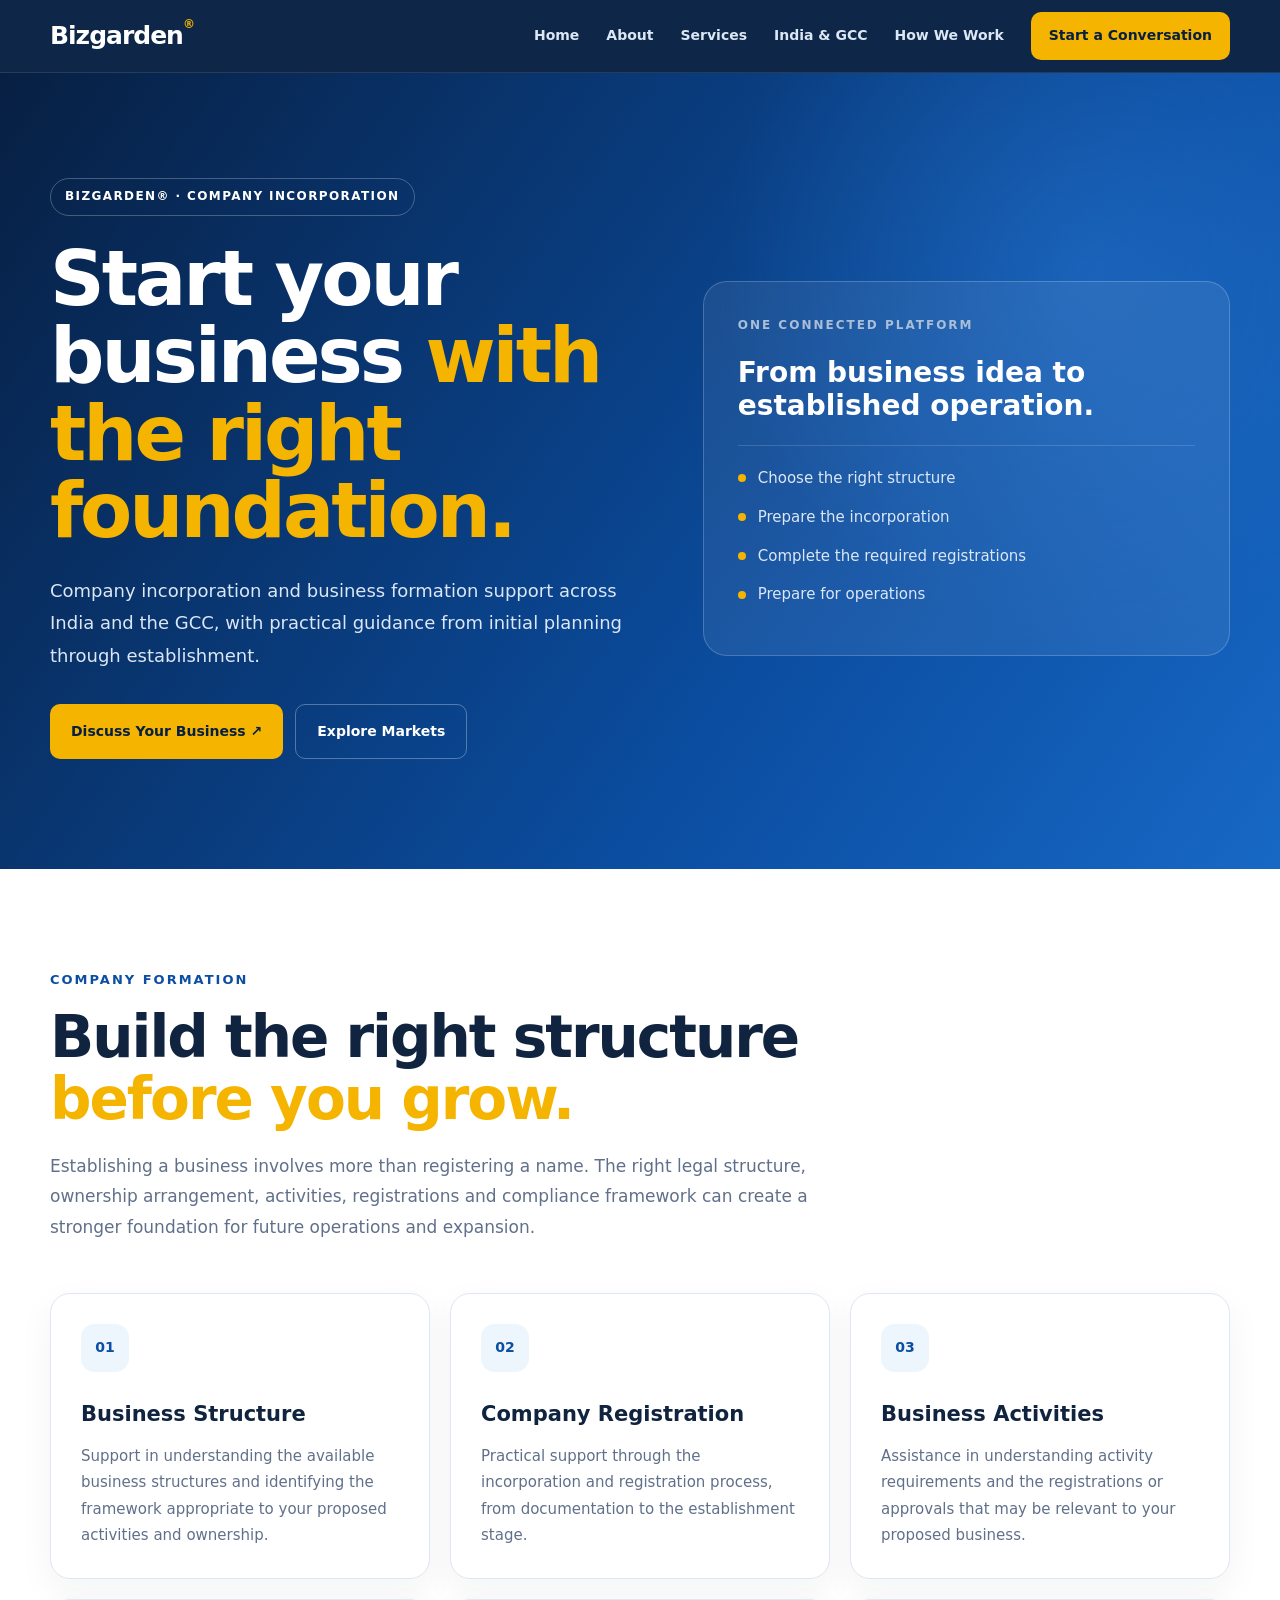
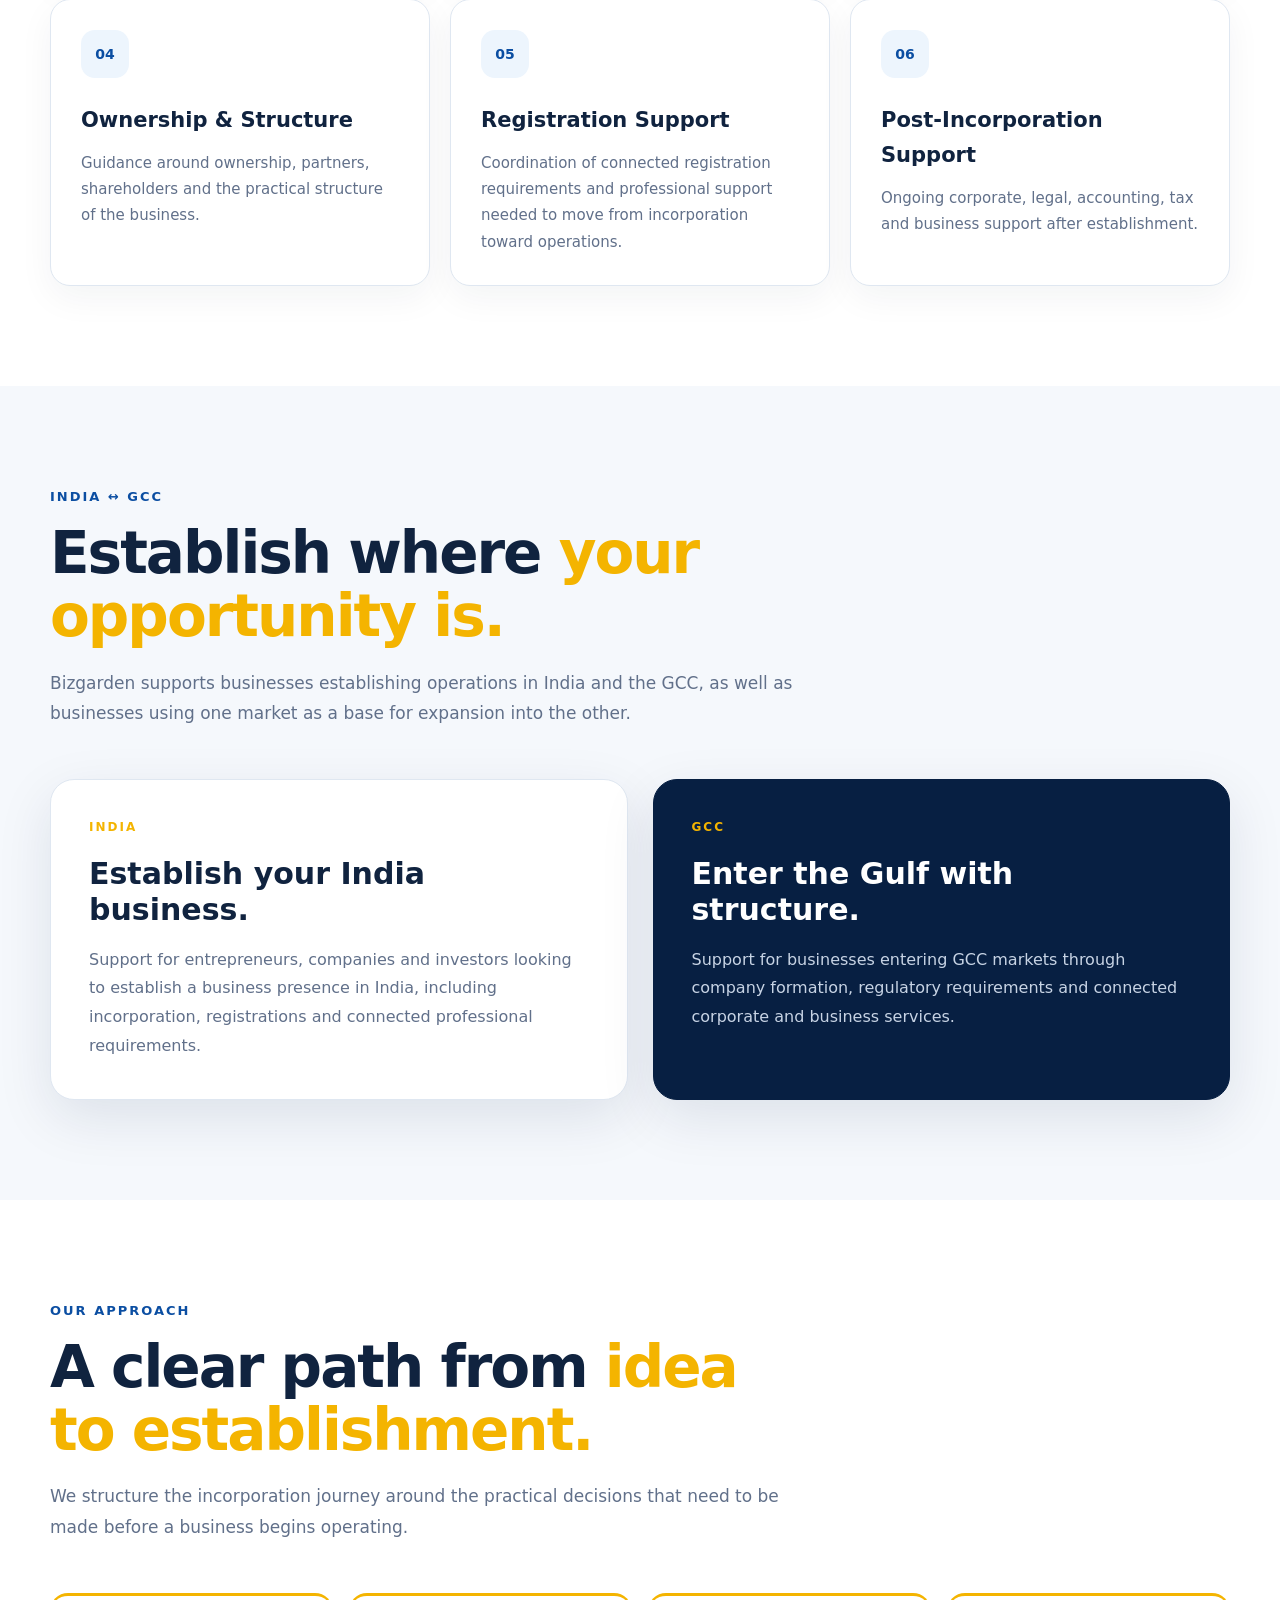
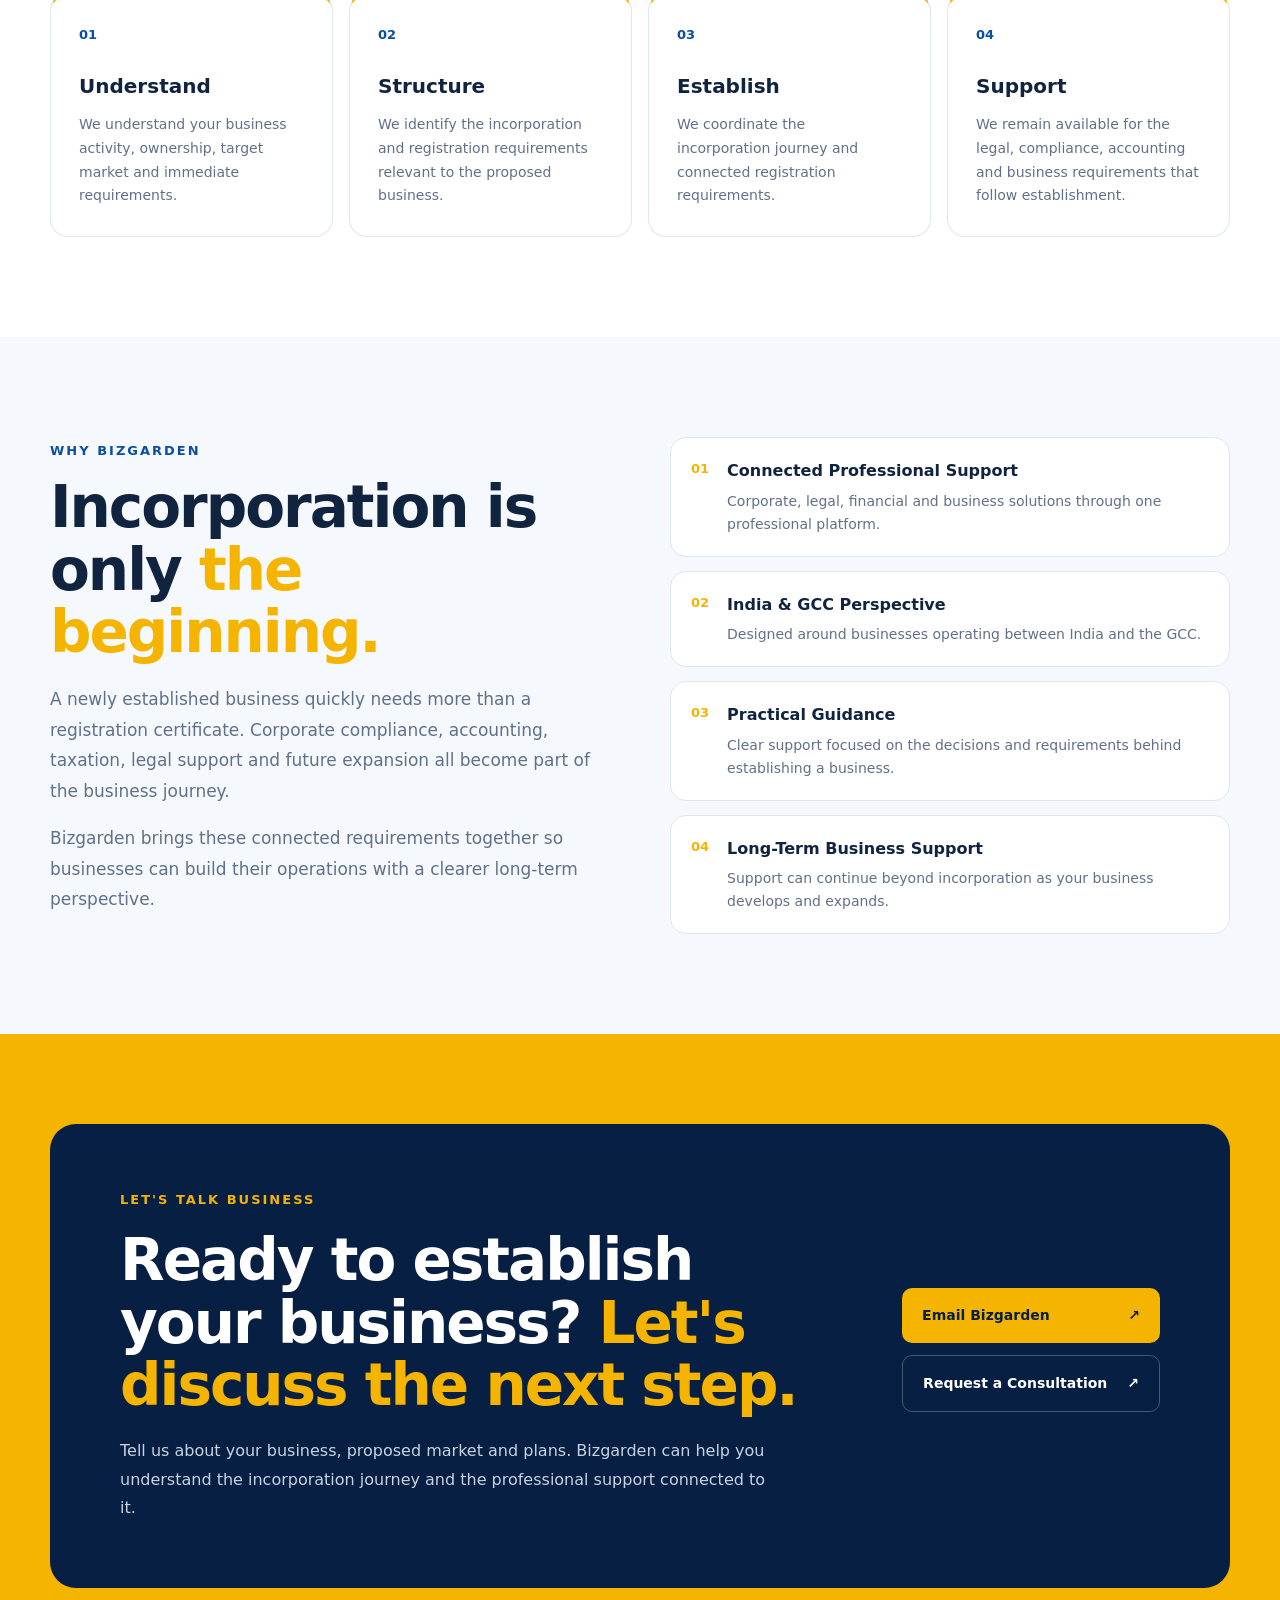
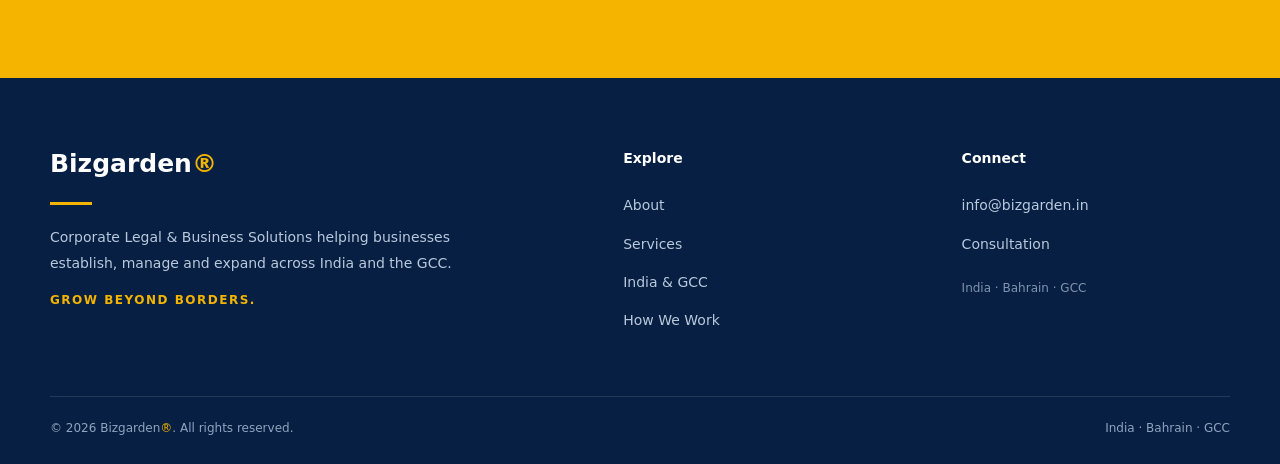
<file: services/company-incorporation/index.html>
<!DOCTYPE html>
<html lang="en">
<head>

<meta charset="UTF-8">

<meta name="viewport" content="width=device-width, initial-scale=1.0">

<title>Company Incorporation in India & GCC | Bizgarden®</title>

<meta name="description" content="Company incorporation and business formation support across India and the GCC. Bizgarden® helps businesses establish, structure and begin operations with practical corporate support.">

<meta name="robots" content="index, follow">

<link rel="canonical" href="https://bizgarden.in/services/company-incorporation/">

<style>

:root{
  --navy:#071f42;
  --blue:#0b4ea2;
  --blue2:#1768c5;
  --gold:#f4b400;
  --ink:#10233f;
  --muted:#61708a;
  --soft:#f5f8fc;
  --line:#dfe7f1;
  --white:#ffffff;
  --shadow:0 18px 55px rgba(7,31,66,.10);
  --radius:22px;
  --max:1180px;
}

*{
  box-sizing:border-box;
}

html{
  scroll-behavior:smooth;
}

body{
  margin:0;
  font-family:Inter,ui-sans-serif,system-ui,-apple-system,"Segoe UI",sans-serif;
  color:var(--ink);
  background:#fff;
  line-height:1.65;
}

a{
  text-decoration:none;
  color:inherit;
}

.container{
  width:min(var(--max),calc(100% - 40px));
  margin:auto;
}


/* HEADER */

header{
  position:sticky;
  top:0;
  z-index:1000;
  background:rgba(7,31,66,.97);
  border-bottom:1px solid rgba(255,255,255,.10);
  backdrop-filter:blur(12px);
}

.nav{
  min-height:72px;
  display:flex;
  align-items:center;
  justify-content:space-between;
  gap:25px;
}

.brand{
  color:#fff;
  font-size:25px;
  font-weight:800;
  letter-spacing:-1px;
}

.brand span{
  color:var(--gold);
  font-size:12px;
  vertical-align:top;
}

.navlinks{
  display:flex;
  align-items:center;
  gap:27px;
}

.navlinks a{
  color:#dbe7f5;
  font-size:14px;
  font-weight:700;
}

.navlinks a:hover{
  color:var(--gold);
}

.nav-cta{
  background:var(--gold);
  color:#071f42!important;
  padding:12px 18px;
  border-radius:10px;
}

.mobile-menu{
  display:none;
  color:#fff;
  font-size:28px;
}


/* HERO */

.hero{
  background:
  radial-gradient(circle at 85% 25%,rgba(60,144,235,.30),transparent 30%),
  linear-gradient(125deg,#071f42,#0b4ea2 65%,#1768c5);
  color:#fff;
  padding:105px 0 110px;
  overflow:hidden;
}

.hero-grid{
  display:grid;
  grid-template-columns:1.05fr .95fr;
  gap:70px;
  align-items:center;
}

.kicker{
  display:inline-flex;
  align-items:center;
  border:1px solid rgba(255,255,255,.25);
  padding:8px 14px;
  border-radius:999px;
  color:#fff;
  font-size:12px;
  font-weight:800;
  letter-spacing:1.4px;
  text-transform:uppercase;
  margin-bottom:24px;
}

.hero h1{
  font-size:clamp(46px,6vw,76px);
  line-height:1.02;
  letter-spacing:-3px;
  margin:0 0 25px;
}

.hero h1 span{
  color:var(--gold);
}

.hero p{
  max-width:700px;
  color:#dbe7f5;
  font-size:18px;
  line-height:1.8;
  margin:0 0 32px;
}

.actions{
  display:flex;
  flex-wrap:wrap;
  gap:12px;
}

.btn{
  display:inline-flex;
  align-items:center;
  justify-content:center;
  gap:10px;
  padding:15px 21px;
  border-radius:10px;
  font-size:14px;
  font-weight:800;
}

.btn-gold{
  background:var(--gold);
  color:#071f42;
}

.btn-light{
  color:#fff;
  border:1px solid rgba(255,255,255,.30);
}

.hero-panel{
  border:1px solid rgba(255,255,255,.20);
  background:rgba(255,255,255,.07);
  border-radius:24px;
  padding:34px;
}

.panel-kicker{
  color:#a9bfd9;
  font-size:12px;
  font-weight:800;
  letter-spacing:2px;
  text-transform:uppercase;
  margin-bottom:20px;
}

.hero-panel h3{
  font-size:28px;
  line-height:1.2;
  margin:0 0 22px;
}

.panel-list{
  border-top:1px solid rgba(255,255,255,.15);
  padding-top:20px;
}

.panel-list div{
  display:flex;
  align-items:center;
  gap:12px;
  color:#dbe7f5;
  margin-bottom:14px;
  font-size:15px;
}

.panel-list i{
  width:8px;
  height:8px;
  border-radius:50%;
  background:var(--gold);
}


/* INTRO */

.section{
  padding:100px 0;
}

.soft{
  background:var(--soft);
}

.section-head{
  max-width:760px;
  margin-bottom:50px;
}

.section-kicker{
  color:var(--blue);
  font-size:13px;
  font-weight:900;
  letter-spacing:2px;
  text-transform:uppercase;
  margin-bottom:15px;
}

.section h2{
  font-size:clamp(38px,5vw,58px);
  line-height:1.08;
  letter-spacing:-2px;
  margin:0 0 20px;
}

.section h2 span{
  color:var(--gold);
}

.section-head p{
  color:var(--muted);
  font-size:17px;
  line-height:1.8;
  margin:0;
}


/* SERVICE GRID */

.service-grid{
  display:grid;
  grid-template-columns:repeat(3,1fr);
  gap:20px;
}

.service-card{
  background:#fff;
  border:1px solid var(--line);
  border-radius:20px;
  padding:30px;
  min-height:230px;
  box-shadow:0 12px 35px rgba(7,31,66,.05);
}

.service-number{
  width:48px;
  height:48px;
  display:grid;
  place-items:center;
  border-radius:14px;
  background:#edf5fd;
  color:var(--blue);
  font-size:14px;
  font-weight:900;
  margin-bottom:25px;
}

.service-card h3{
  margin:0 0 12px;
  font-size:21px;
}

.service-card p{
  color:var(--muted);
  font-size:15px;
  line-height:1.75;
  margin:0;
}


/* INDIA / GCC */

.two-col{
  display:grid;
  grid-template-columns:1fr 1fr;
  gap:25px;
}

.market-card{
  border-radius:24px;
  padding:38px;
  background:#fff;
  border:1px solid var(--line);
  box-shadow:var(--shadow);
}

.market-card.dark{
  background:var(--navy);
  color:#fff;
  border-color:var(--navy);
}

.market-label{
  color:var(--gold);
  font-size:12px;
  font-weight:900;
  letter-spacing:2px;
  text-transform:uppercase;
  margin-bottom:18px;
}

.market-card h3{
  font-size:30px;
  line-height:1.2;
  margin:0 0 18px;
}

.market-card p{
  color:var(--muted);
  line-height:1.8;
  margin:0;
}

.market-card.dark p{
  color:#c7d3e4;
}


/* PROCESS */

.process{
  display:grid;
  grid-template-columns:repeat(4,1fr);
  gap:16px;
}

.process-card{
  background:#fff;
  border:1px solid var(--line);
  border-top:3px solid var(--gold);
  border-radius:18px;
  padding:28px;
}

.process-number{
  color:var(--blue);
  font-weight:900;
  font-size:13px;
  margin-bottom:25px;
}

.process-card h3{
  margin:0 0 10px;
  font-size:20px;
}

.process-card p{
  color:var(--muted);
  font-size:14px;
  line-height:1.7;
  margin:0;
}


/* WHY BIZGARDEN */

.why-grid{
  display:grid;
  grid-template-columns:1fr 1fr;
  gap:60px;
  align-items:center;
}

.why-copy p{
  color:var(--muted);
  font-size:17px;
  line-height:1.8;
}

.points{
  display:grid;
  gap:14px;
}

.point{
  display:flex;
  gap:18px;
  align-items:flex-start;
  padding:20px;
  border:1px solid var(--line);
  border-radius:16px;
  background:#fff;
}

.point-number{
  color:var(--gold);
  font-weight:900;
  font-size:13px;
}

.point h4{
  margin:0 0 5px;
  font-size:16px;
}

.point p{
  margin:0;
  color:var(--muted);
  font-size:14px;
}


/* CTA */

.cta{
  background:var(--gold);
  padding:90px 0;
}

.cta-panel{
  background:var(--navy);
  border-radius:26px;
  padding:65px 70px;
  display:grid;
  grid-template-columns:1fr auto;
  gap:60px;
  align-items:center;
}

.cta-kicker{
  color:var(--gold);
  font-size:13px;
  font-weight:900;
  letter-spacing:2px;
  text-transform:uppercase;
  margin-bottom:18px;
}

.cta h2{
  color:#fff;
  font-size:clamp(38px,5vw,58px);
  line-height:1.08;
  letter-spacing:-2px;
  margin:0 0 20px;
}

.cta h2 span{
  color:var(--gold);
}

.cta p{
  color:#c7d3e4;
  max-width:650px;
  font-size:16px;
  line-height:1.8;
  margin:0;
}

.cta-actions{
  min-width:245px;
}

.cta-actions a{
  display:flex;
  align-items:center;
  justify-content:space-between;
  gap:20px;
  padding:16px 20px;
  border-radius:10px;
  font-size:14px;
  font-weight:800;
  margin-bottom:12px;
}

.cta-primary{
  background:var(--gold);
  color:var(--navy);
}

.cta-secondary{
  color:#fff;
  border:1px solid rgba(255,255,255,.25);
}


/* FOOTER */

footer{
  background:var(--navy);
  color:#fff;
  padding:65px 0 25px;
}

.footer-grid{
  display:grid;
  grid-template-columns:1.5fr .8fr .8fr;
  gap:70px;
  padding-bottom:50px;
}

.footer-brand{
  font-size:25px;
  font-weight:800;
  margin-bottom:18px;
}

.footer-brand span{
  color:var(--gold);
}

.footer-line{
  width:42px;
  height:3px;
  background:var(--gold);
  margin-bottom:20px;
}

footer p{
  max-width:440px;
  color:#b9c9dd;
  font-size:14px;
  line-height:1.8;
  margin:0 0 15px;
}

.footer-tagline{
  color:var(--gold);
  font-size:12px;
  font-weight:900;
  letter-spacing:1.5px;
}

footer h4{
  font-size:14px;
  margin:4px 0 22px;
}

footer ul{
  list-style:none;
  padding:0;
  margin:0;
}

footer li{
  margin-bottom:12px;
}

footer li a{
  color:#b9c9dd;
  font-size:14px;
}

.footer-bottom{
  border-top:1px solid rgba(255,255,255,.12);
  padding-top:22px;
  display:flex;
  justify-content:space-between;
  gap:20px;
  color:#8fa4bf;
  font-size:12px;
}


/* MOBILE */

@media(max-width:900px){

  .navlinks{
    display:none;
  }

  .mobile-menu{
    display:block;
  }

  .hero{
    padding:80px 0 85px;
  }

  .hero-grid{
    grid-template-columns:1fr;
    gap:45px;
  }

  .hero h1{
    font-size:clamp(45px,13vw,64px);
  }

  .service-grid{
    grid-template-columns:1fr;
  }

  .two-col{
    grid-template-columns:1fr;
  }

  .process{
    grid-template-columns:1fr;
  }

  .why-grid{
    grid-template-columns:1fr;
    gap:35px;
  }

  .cta-panel{
    grid-template-columns:1fr;
    padding:45px 30px;
    gap:35px;
  }

  .footer-grid{
    grid-template-columns:1fr;
    gap:35px;
  }

  .footer-bottom{
    flex-direction:column;
  }

}

@media(max-width:600px){

  .container{
    width:min(100% - 32px,1180px);
  }

  .section{
    padding:75px 0;
  }

  .hero{
    padding:70px 0 75px;
  }

  .hero p{
    font-size:16px;
  }

  .hero-panel{
    padding:25px;
  }

  .section h2{
    font-size:40px;
  }

  .market-card{
    padding:28px;
  }

  .cta{
    padding:65px 0;
  }

  .cta-panel{
    padding:38px 25px;
  }

}


/* SMALL MOBILE NAVIGATION */

@media(max-width:900px){

  .mobile-menu{
    cursor:pointer;
  }

}

</style>

</head>


<body>


<!-- HEADER -->

<header>

  <div class="container nav">

    <a href="../../index.html" class="brand">
      Bizgarden<span>®</span>
    </a>

    <nav class="navlinks">

      <a href="../../index.html">Home</a>

      <a href="../../index.html#about">About</a>

      <a href="../../index.html#services">Services</a>

      <a href="../../index.html#corridor">India &amp; GCC</a>

      <a href="../../index.html#process">How We Work</a>

      <a href="../../index.html#contact" class="nav-cta">
        Start a Conversation
      </a>

    </nav>

    <div class="mobile-menu">☰</div>

  </div>

</header>



<!-- HERO -->

<section class="hero">

  <div class="container hero-grid">

    <div>

      <div class="kicker">
        BIZGARDEN® · COMPANY INCORPORATION
      </div>

      <h1>
        Start your business
        <span>with the right foundation.</span>
      </h1>

      <p>
        Company incorporation and business formation support across India
        and the GCC, with practical guidance from initial planning through
        establishment.
      </p>

      <div class="actions">

        <a href="#contact" class="btn btn-gold">
          Discuss Your Business ↗
        </a>

        <a href="#markets" class="btn btn-light">
          Explore Markets
        </a>

      </div>

    </div>


    <div class="hero-panel">

      <div class="panel-kicker">
        One connected platform
      </div>

      <h3>
        From business idea to established operation.
      </h3>

      <div class="panel-list">

        <div>
          <i></i>
          Choose the right structure
        </div>

        <div>
          <i></i>
          Prepare the incorporation
        </div>

        <div>
          <i></i>
          Complete the required registrations
        </div>

        <div>
          <i></i>
          Prepare for operations
        </div>

      </div>

    </div>

  </div>

</section>



<!-- INTRO -->

<section class="section">

  <div class="container">

    <div class="section-head">

      <div class="section-kicker">
        COMPANY FORMATION
      </div>

      <h2>
        Build the right structure
        <span>before you grow.</span>
      </h2>

      <p>
        Establishing a business involves more than registering a name.
        The right legal structure, ownership arrangement, activities,
        registrations and compliance framework can create a stronger
        foundation for future operations and expansion.
      </p>

    </div>


    <div class="service-grid">

      <div class="service-card">

        <div class="service-number">01</div>

        <h3>Business Structure</h3>

        <p>
          Support in understanding the available business structures
          and identifying the framework appropriate to your proposed
          activities and ownership.
        </p>

      </div>


      <div class="service-card">

        <div class="service-number">02</div>

        <h3>Company Registration</h3>

        <p>
          Practical support through the incorporation and registration
          process, from documentation to the establishment stage.
        </p>

      </div>


      <div class="service-card">

        <div class="service-number">03</div>

        <h3>Business Activities</h3>

        <p>
          Assistance in understanding activity requirements and the
          registrations or approvals that may be relevant to your
          proposed business.
        </p>

      </div>


      <div class="service-card">

        <div class="service-number">04</div>

        <h3>Ownership &amp; Structure</h3>

        <p>
          Guidance around ownership, partners, shareholders and the
          practical structure of the business.
        </p>

      </div>


      <div class="service-card">

        <div class="service-number">05</div>

        <h3>Registration Support</h3>

        <p>
          Coordination of connected registration requirements and
          professional support needed to move from incorporation
          toward operations.
        </p>

      </div>


      <div class="service-card">

        <div class="service-number">06</div>

        <h3>Post-Incorporation Support</h3>

        <p>
          Ongoing corporate, legal, accounting, tax and business
          support after establishment.
        </p>

      </div>

    </div>

  </div>

</section>



<!-- INDIA & GCC -->

<section class="section soft" id="markets">

  <div class="container">

    <div class="section-head">

      <div class="section-kicker">
        INDIA ↔ GCC
      </div>

      <h2>
        Establish where
        <span>your opportunity is.</span>
      </h2>

      <p>
        Bizgarden supports businesses establishing operations in India
        and the GCC, as well as businesses using one market as a base
        for expansion into the other.
      </p>

    </div>


    <div class="two-col">


      <div class="market-card">

        <div class="market-label">
          India
        </div>

        <h3>
          Establish your India business.
        </h3>

        <p>
          Support for entrepreneurs, companies and investors looking
          to establish a business presence in India, including
          incorporation, registrations and connected professional
          requirements.
        </p>

      </div>


      <div class="market-card dark">

        <div class="market-label">
          GCC
        </div>

        <h3>
          Enter the Gulf with structure.
        </h3>

        <p>
          Support for businesses entering GCC markets through company
          formation, regulatory requirements and connected corporate
          and business services.
        </p>

      </div>


    </div>

  </div>

</section>



<!-- PROCESS -->

<section class="section">

  <div class="container">

    <div class="section-head">

      <div class="section-kicker">
        OUR APPROACH
      </div>

      <h2>
        A clear path from
        <span>idea to establishment.</span>
      </h2>

      <p>
        We structure the incorporation journey around the practical
        decisions that need to be made before a business begins
        operating.
      </p>

    </div>


    <div class="process">


      <div class="process-card">

        <div class="process-number">
          01
        </div>

        <h3>
          Understand
        </h3>

        <p>
          We understand your business activity, ownership,
          target market and immediate requirements.
        </p>

      </div>


      <div class="process-card">

        <div class="process-number">
          02
        </div>

        <h3>
          Structure
        </h3>

        <p>
          We identify the incorporation and registration requirements
          relevant to the proposed business.
        </p>

      </div>


      <div class="process-card">

        <div class="process-number">
          03
        </div>

        <h3>
          Establish
        </h3>

        <p>
          We coordinate the incorporation journey and connected
          registration requirements.
        </p>

      </div>


      <div class="process-card">

        <div class="process-number">
          04
        </div>

        <h3>
          Support
        </h3>

        <p>
          We remain available for the legal, compliance, accounting
          and business requirements that follow establishment.
        </p>

      </div>


    </div>

  </div>

</section>



<!-- WHY BIZGARDEN -->

<section class="section soft">

  <div class="container why-grid">


    <div class="why-copy">

      <div class="section-kicker">
        WHY BIZGARDEN
      </div>

      <h2>
        Incorporation is only
        <span>the beginning.</span>
      </h2>

      <p>
        A newly established business quickly needs more than a
        registration certificate. Corporate compliance, accounting,
        taxation, legal support and future expansion all become part
        of the business journey.
      </p>

      <p>
        Bizgarden brings these connected requirements together so
        businesses can build their operations with a clearer
        long-term perspective.
      </p>

    </div>


    <div class="points">


      <div class="point">

        <div class="point-number">
          01
        </div>

        <div>

          <h4>
            Connected Professional Support
          </h4>

          <p>
            Corporate, legal, financial and business solutions through
            one professional platform.
          </p>

        </div>

      </div>


      <div class="point">

        <div class="point-number">
          02
        </div>

        <div>

          <h4>
            India &amp; GCC Perspective
          </h4>

          <p>
            Designed around businesses operating between India and
            the GCC.
          </p>

        </div>

      </div>


      <div class="point">

        <div class="point-number">
          03
        </div>

        <div>

          <h4>
            Practical Guidance
          </h4>

          <p>
            Clear support focused on the decisions and requirements
            behind establishing a business.
          </p>

        </div>

      </div>


      <div class="point">

        <div class="point-number">
          04
        </div>

        <div>

          <h4>
            Long-Term Business Support
          </h4>

          <p>
            Support can continue beyond incorporation as your business
            develops and expands.
          </p>

        </div>

      </div>


    </div>

  </div>

</section>



<!-- CTA -->

<section class="cta" id="contact">

  <div class="container">

    <div class="cta-panel">

      <div>

        <div class="cta-kicker">
          LET'S TALK BUSINESS
        </div>

        <h2>
          Ready to establish your business?
          <span>Let's discuss the next step.</span>
        </h2>

        <p>
          Tell us about your business, proposed market and plans.
          Bizgarden can help you understand the incorporation journey
          and the professional support connected to it.
        </p>

      </div>


      <div class="cta-actions">

        <a
          href="mailto:info@bizgarden.in"
          class="cta-primary"
        >
          <span>Email Bizgarden</span>
          <span>↗</span>
        </a>


        <a
          href="mailto:info@bizgarden.in?subject=Company%20Incorporation%20Consultation"
          class="cta-secondary"
        >
          <span>Request a Consultation</span>
          <span>↗</span>
        </a>


      </div>

    </div>

  </div>

</section>



<!-- FOOTER -->

<footer>

  <div class="container">

    <div class="footer-grid">


      <div>

        <div class="footer-brand">
          Bizgarden<span>®</span>
        </div>

        <div class="footer-line"></div>

        <p>
          Corporate Legal &amp; Business Solutions helping businesses
          establish, manage and expand across India and the GCC.
        </p>

        <div class="footer-tagline">
          GROW BEYOND BORDERS.
        </div>

      </div>


      <div>

        <h4>
          Explore
        </h4>

        <ul>

          <li>
            <a href="../../index.html#about">
              About
            </a>
          </li>

          <li>
            <a href="../../index.html#services">
              Services
            </a>
          </li>

          <li>
            <a href="../../index.html#corridor">
              India &amp; GCC
            </a>
          </li>

          <li>
            <a href="../../index.html#process">
              How We Work
            </a>
          </li>

        </ul>

      </div>


      <div>

        <h4>
          Connect
        </h4>

        <ul>

          <li>
            <a href="mailto:info@bizgarden.in">
              info@bizgarden.in
            </a>
          </li>

          <li>
            <a href="#contact">
              Consultation
            </a>
          </li>

        </ul>

        <div style="margin-top:22px;color:#7f94b0;font-size:12px;">
          India · Bahrain · GCC
        </div>

      </div>


    </div>


    <div class="footer-bottom">

      <div>
        © 2026 Bizgarden<span style="color:#f4b400;">®</span>.
        All rights reserved.
      </div>

      <div>
        India · Bahrain · GCC
      </div>

    </div>

  </div>

</footer>


</body>
</html>
</file>
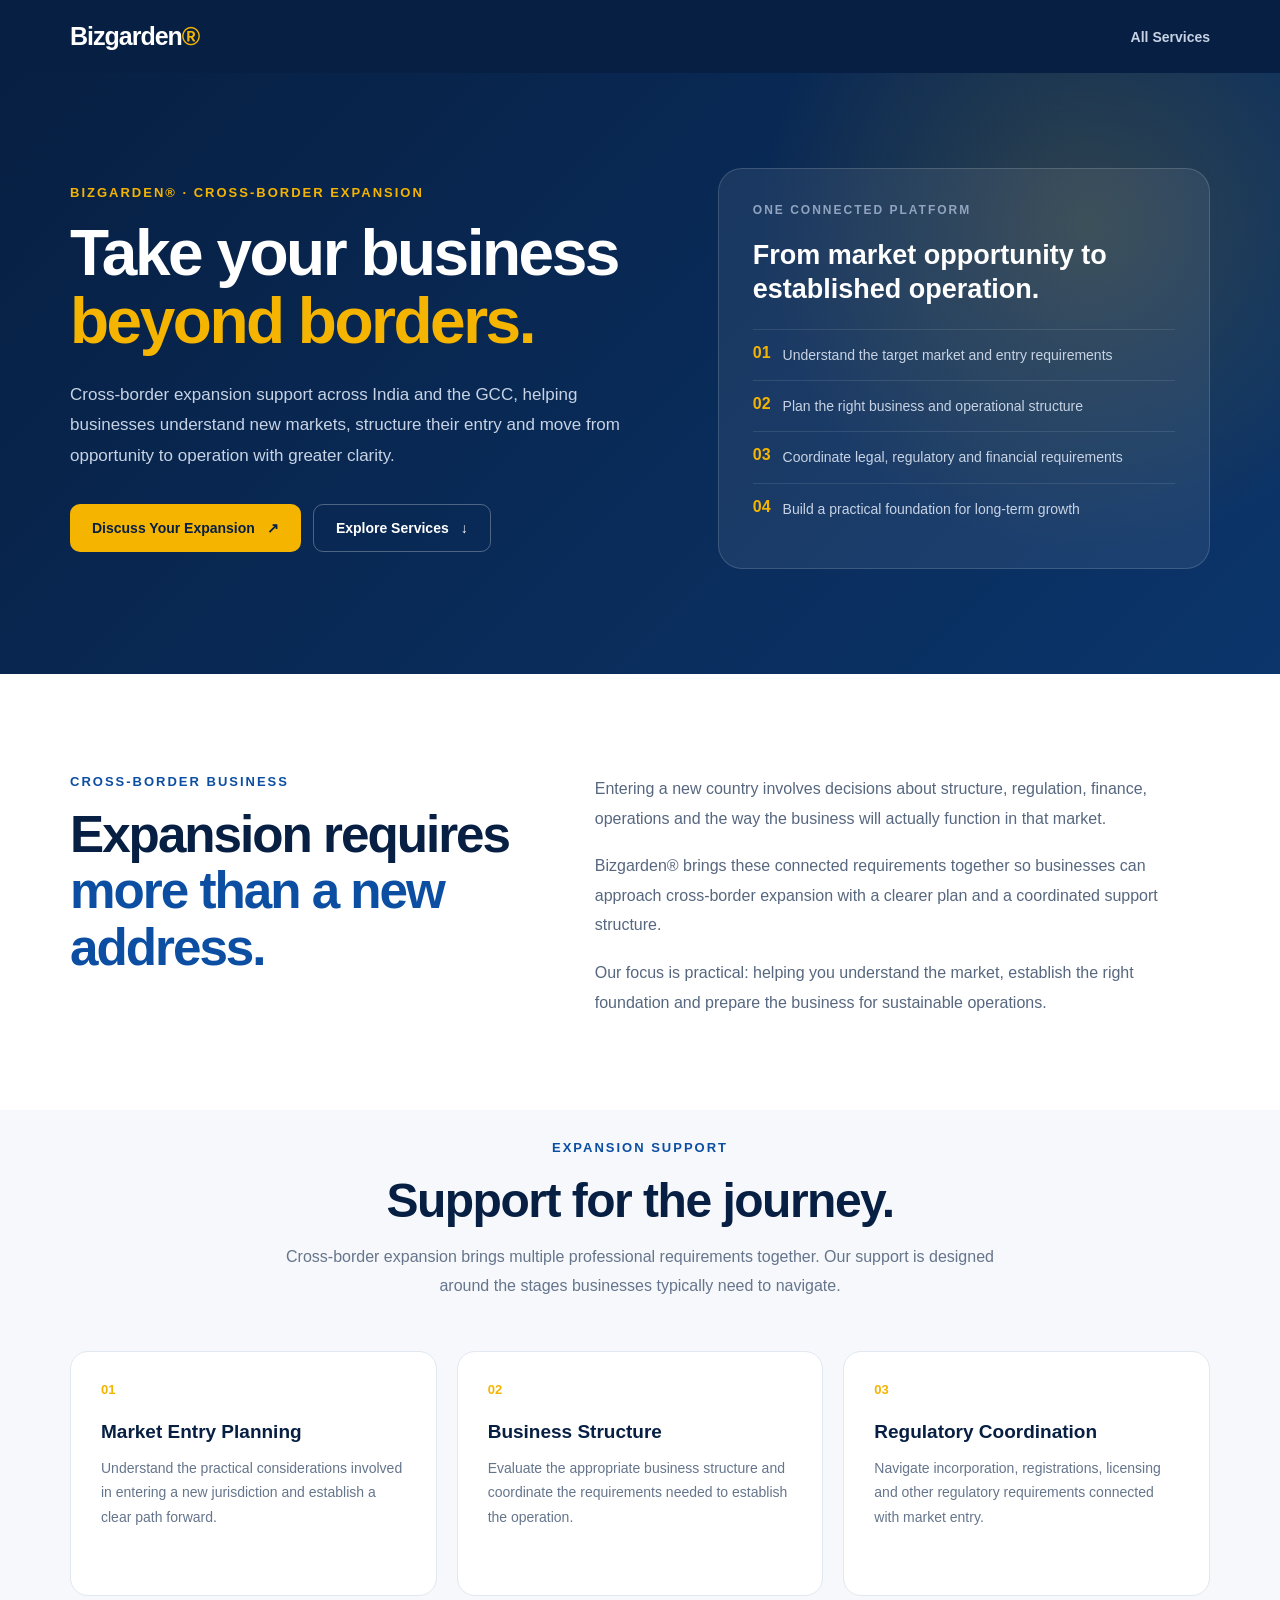
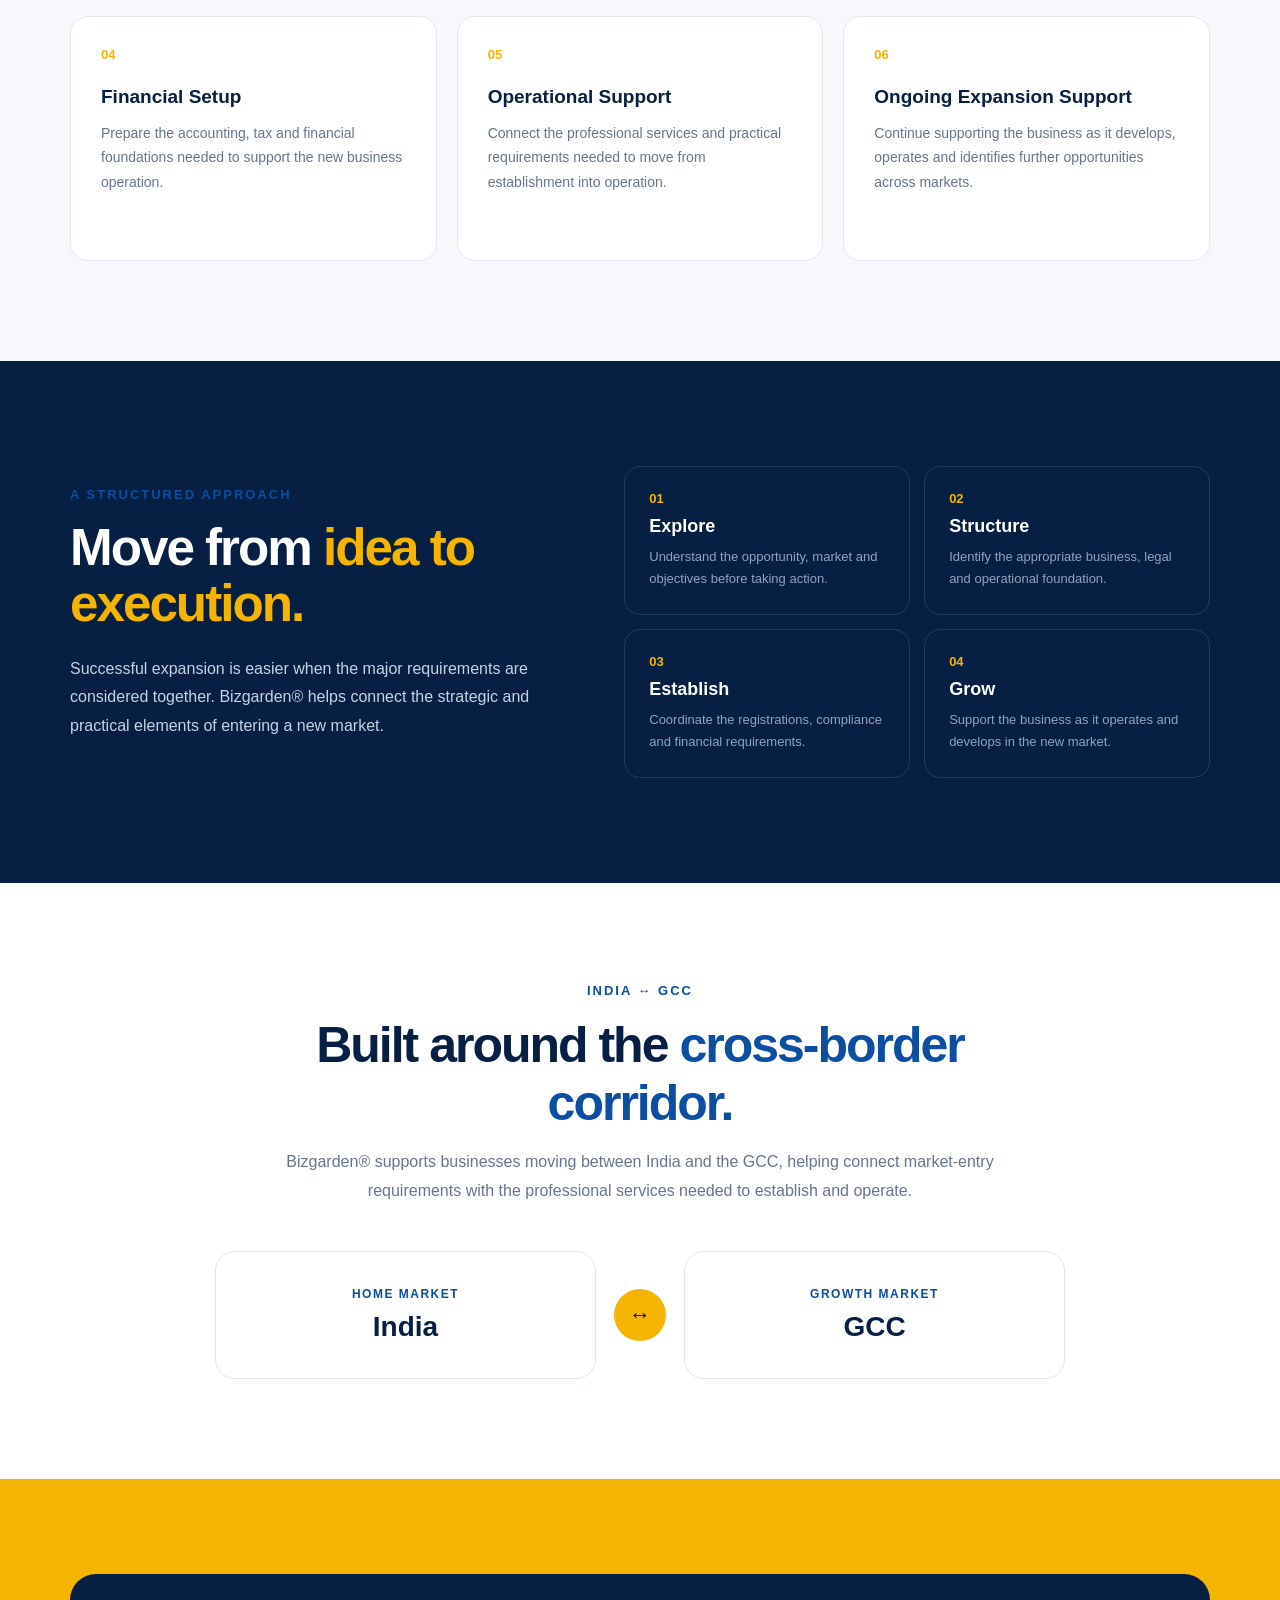
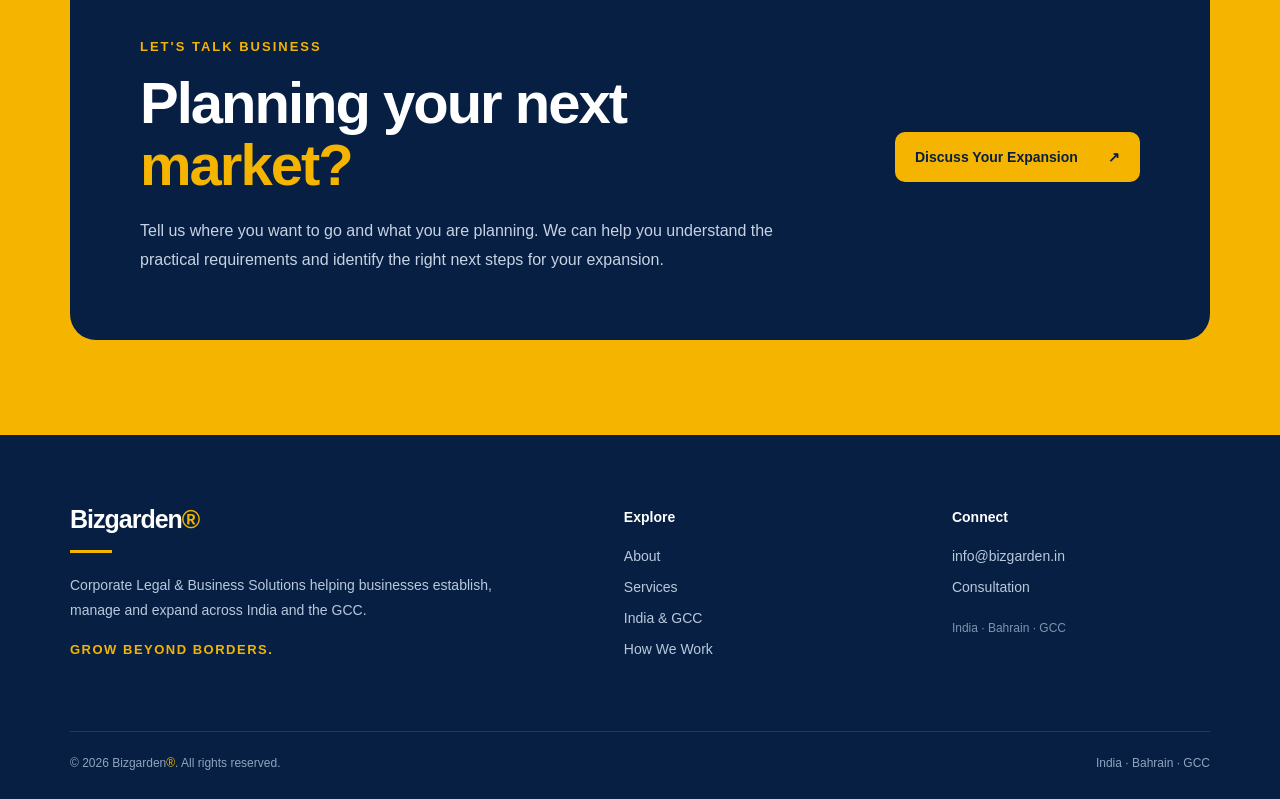
<file: services/cross-border-expansion/index.html>
<!DOCTYPE html>
<html lang="en">
<head>
  <meta charset="UTF-8">
  <meta name="viewport" content="width=device-width, initial-scale=1.0">

  <title>Cross-Border Expansion Services | Bizgarden®</title>

  <meta name="description" content="Cross-border expansion support across India and the GCC. Bizgarden® helps businesses plan market entry, establish operations and navigate the practical requirements of international expansion.">

  <link rel="canonical" href="https://bizgarden.in/services/cross-border-expansion/">

  <style>
    * {
      box-sizing: border-box;
    }

    html {
      scroll-behavior: smooth;
    }

    body {
      margin: 0;
      font-family: Arial, Helvetica, sans-serif;
      color: #071f42;
      background: #ffffff;
    }

    a {
      text-decoration: none;
    }

    .cb-header {
      background: #071f42;
      padding: 22px 0;
    }

    .cb-container {
      max-width: 1180px;
      margin: 0 auto;
      padding: 0 20px;
    }

    .cb-nav {
      display: flex;
      justify-content: space-between;
      align-items: center;
    }

    .cb-logo {
      color: #ffffff;
      font-size: 25px;
      font-weight: 800;
      letter-spacing: -1px;
    }

    .cb-logo span {
      color: #f4b400;
    }

    .cb-nav-link {
      color: #c7d3e4;
      font-size: 14px;
      font-weight: 700;
    }

    .cb-hero {
      background:
        radial-gradient(circle at 85% 25%, rgba(244,180,0,0.16), transparent 28%),
        linear-gradient(135deg, #071f42 0%, #0b356b 100%);
      padding: 95px 0 105px;
      overflow: hidden;
    }

    .cb-hero-grid {
      display: grid;
      grid-template-columns: 1.08fr 0.92fr;
      gap: 70px;
      align-items: center;
    }

    .cb-kicker {
      color: #f4b400;
      font-size: 13px;
      font-weight: 800;
      letter-spacing: 2px;
      text-transform: uppercase;
      margin-bottom: 20px;
    }

    .cb-hero h1 {
      color: #ffffff;
      font-size: clamp(42px, 5vw, 66px);
      line-height: 1.05;
      letter-spacing: -2.5px;
      margin: 0 0 25px;
    }

    .cb-hero h1 span {
      color: #f4b400;
    }

    .cb-hero-text {
      color: #c7d3e4;
      font-size: 17px;
      line-height: 1.8;
      max-width: 670px;
      margin: 0 0 32px;
    }

    .cb-buttons {
      display: flex;
      flex-wrap: wrap;
      gap: 12px;
    }

    .cb-btn-primary {
      display: inline-flex;
      align-items: center;
      gap: 12px;
      background: #f4b400;
      color: #071f42;
      padding: 15px 22px;
      border-radius: 10px;
      font-size: 14px;
      font-weight: 800;
    }

    .cb-btn-secondary {
      display: inline-flex;
      align-items: center;
      gap: 12px;
      border: 1px solid rgba(255,255,255,0.28);
      color: #ffffff;
      padding: 15px 22px;
      border-radius: 10px;
      font-size: 14px;
      font-weight: 800;
    }

    .cb-hero-card {
      background: rgba(255,255,255,0.07);
      border: 1px solid rgba(255,255,255,0.15);
      border-radius: 24px;
      padding: 34px;
    }

    .cb-card-label {
      color: #91a4bf;
      font-size: 12px;
      font-weight: 800;
      letter-spacing: 2px;
      text-transform: uppercase;
      margin-bottom: 22px;
    }

    .cb-hero-card h3 {
      color: #ffffff;
      font-size: 27px;
      line-height: 1.25;
      margin: 0 0 22px;
    }

    .cb-check {
      display: flex;
      gap: 12px;
      align-items: flex-start;
      padding: 14px 0;
      border-top: 1px solid rgba(255,255,255,0.10);
    }

    .cb-check:first-of-type {
      border-top: 0;
    }

    .cb-check-icon {
      color: #f4b400;
      font-weight: 900;
      font-size: 16px;
    }

    .cb-check span:last-child {
      color: #c7d3e4;
      font-size: 14px;
      line-height: 1.6;
    }

    .cb-intro {
      padding: 100px 0 75px;
      background: #ffffff;
    }

    .cb-intro-grid {
      display: grid;
      grid-template-columns: 0.85fr 1.15fr;
      gap: 70px;
      align-items: start;
    }

    .cb-section-kicker {
      color: #0b4ea2;
      font-size: 13px;
      font-weight: 800;
      letter-spacing: 2px;
      text-transform: uppercase;
      margin-bottom: 18px;
    }

    .cb-intro h2 {
      color: #071f42;
      font-size: clamp(36px, 4vw, 52px);
      line-height: 1.1;
      letter-spacing: -2px;
      margin: 0;
    }

    .cb-intro h2 span {
      color: #0b4ea2;
    }

    .cb-intro-text p {
      color: #56677f;
      font-size: 16px;
      line-height: 1.85;
      margin: 0 0 18px;
    }

    .cb-services {
      padding: 30px 0 100px;
      background: #f6f8fb;
    }

    .cb-services-heading {
      text-align: center;
      max-width: 760px;
      margin: 0 auto 50px;
    }

    .cb-services-heading h2 {
      color: #071f42;
      font-size: clamp(34px, 4vw, 48px);
      letter-spacing: -1.5px;
      margin: 0 0 15px;
    }

    .cb-services-heading p {
      color: #65758c;
      font-size: 16px;
      line-height: 1.8;
      margin: 0;
    }

    .cb-service-grid {
      display: grid;
      grid-template-columns: repeat(3, 1fr);
      gap: 20px;
    }

    .cb-service-card {
      background: #ffffff;
      border: 1px solid #e2e8f0;
      border-radius: 18px;
      padding: 30px;
      min-height: 245px;
      transition: transform 0.2s ease, box-shadow 0.2s ease;
    }

    .cb-service-card:hover {
      transform: translateY(-4px);
      box-shadow: 0 16px 35px rgba(7,31,66,0.09);
    }

    .cb-number {
      color: #f4b400;
      font-size: 13px;
      font-weight: 900;
      margin-bottom: 24px;
    }

    .cb-service-card h3 {
      color: #071f42;
      font-size: 19px;
      margin: 0 0 13px;
    }

    .cb-service-card p {
      color: #65758c;
      font-size: 14px;
      line-height: 1.75;
      margin: 0;
    }

    .cb-dark {
      background: #071f42;
      padding: 105px 0;
    }

    .cb-dark-grid {
      display: grid;
      grid-template-columns: 0.9fr 1.1fr;
      gap: 75px;
      align-items: center;
    }

    .cb-dark h2 {
      color: #ffffff;
      font-size: clamp(36px, 4vw, 54px);
      line-height: 1.1;
      letter-spacing: -2px;
      margin: 0;
    }

    .cb-dark h2 span {
      color: #f4b400;
    }

    .cb-dark-text {
      color: #c7d3e4;
      font-size: 16px;
      line-height: 1.8;
      margin-top: 22px;
    }

    .cb-steps {
      display: grid;
      grid-template-columns: repeat(2, 1fr);
      gap: 14px;
    }

    .cb-step {
      border: 1px solid rgba(255,255,255,0.12);
      border-radius: 16px;
      padding: 24px;
    }

    .cb-step strong {
      display: block;
      color: #f4b400;
      font-size: 13px;
      margin-bottom: 10px;
    }

    .cb-step h3 {
      color: #ffffff;
      font-size: 18px;
      margin: 0 0 9px;
    }

    .cb-step p {
      color: #91a4bf;
      font-size: 13px;
      line-height: 1.7;
      margin: 0;
    }

    .cb-corridor {
      padding: 100px 0;
      background: #ffffff;
    }

    .cb-corridor-heading {
      text-align: center;
      max-width: 720px;
      margin: 0 auto 45px;
    }

    .cb-corridor-heading h2 {
      color: #071f42;
      font-size: clamp(36px, 4vw, 50px);
      letter-spacing: -2px;
      margin: 0 0 16px;
    }

    .cb-corridor-heading h2 span {
      color: #0b4ea2;
    }

    .cb-corridor-heading p {
      color: #65758c;
      font-size: 16px;
      line-height: 1.8;
      margin: 0;
    }

    .cb-markets {
      display: grid;
      grid-template-columns: 1fr auto 1fr;
      gap: 18px;
      align-items: center;
      max-width: 850px;
      margin: 0 auto;
    }

    .cb-market {
      border: 1px solid #e0e6ee;
      border-radius: 20px;
      padding: 35px 25px;
      text-align: center;
    }

    .cb-market-label {
      color: #0b4ea2;
      font-size: 12px;
      font-weight: 800;
      letter-spacing: 1.5px;
      text-transform: uppercase;
      margin-bottom: 10px;
    }

    .cb-market h3 {
      color: #071f42;
      font-size: 28px;
      margin: 0;
    }

    .cb-arrow {
      width: 52px;
      height: 52px;
      border-radius: 50%;
      background: #f4b400;
      color: #071f42;
      display: flex;
      align-items: center;
      justify-content: center;
      font-size: 22px;
      font-weight: 900;
    }

    .cb-cta {
      background: #f4b400;
      padding: 95px 0;
    }

    .cb-cta-box {
      background: #071f42;
      border-radius: 26px;
      padding: 65px 70px;
      display: grid;
      grid-template-columns: 1fr auto;
      gap: 55px;
      align-items: center;
    }

    .cb-cta-label {
      color: #f4b400;
      font-size: 13px;
      font-weight: 800;
      letter-spacing: 2px;
      text-transform: uppercase;
      margin-bottom: 18px;
    }

    .cb-cta h2 {
      color: #ffffff;
      font-size: clamp(38px, 5vw, 58px);
      line-height: 1.08;
      letter-spacing: -2px;
      margin: 0 0 20px;
    }

    .cb-cta h2 span {
      color: #f4b400;
    }

    .cb-cta p {
      color: #c7d3e4;
      font-size: 16px;
      line-height: 1.8;
      max-width: 680px;
      margin: 0;
    }

    .cb-cta-button {
      display: flex;
      align-items: center;
      justify-content: space-between;
      gap: 20px;
      min-width: 245px;
      background: #f4b400;
      color: #071f42;
      padding: 17px 20px;
      border-radius: 10px;
      font-size: 14px;
      font-weight: 800;
    }

    .cb-footer {
      background: #071f42;
      color: #ffffff;
      padding: 70px 0 25px;
    }

    .cb-footer-grid {
      display: grid;
      grid-template-columns: 1.5fr 0.8fr 0.8fr;
      gap: 70px;
      padding-bottom: 55px;
    }

    .cb-footer-logo {
      color: #ffffff;
      font-size: 25px;
      font-weight: 800;
      letter-spacing: -1px;
      margin-bottom: 16px;
    }

    .cb-footer-logo span {
      color: #f4b400;
    }

    .cb-footer-line {
      width: 42px;
      height: 3px;
      background: #f4b400;
      margin-bottom: 20px;
    }

    .cb-footer p {
      color: #b9c9dd;
      font-size: 14px;
      line-height: 1.8;
      max-width: 440px;
      margin: 0 0 15px;
    }

    .cb-footer-tagline {
      color: #f4b400 !important;
      font-size: 13px !important;
      font-weight: 800;
      letter-spacing: 1.5px;
    }

    .cb-footer h4 {
      color: #ffffff;
      font-size: 14px;
      margin: 4px 0 22px;
    }

    .cb-footer ul {
      list-style: none;
      padding: 0;
      margin: 0;
    }

    .cb-footer li {
      margin-bottom: 13px;
    }

    .cb-footer a {
      color: #b9c9dd;
      font-size: 14px;
    }

    .cb-footer-location {
      color: #7f94b0;
      font-size: 12px;
      margin-top: 25px;
    }

    .cb-footer-bottom {
      height: 1px;
      background: rgba(255,255,255,0.12);
      margin-bottom: 22px;
    }

    .cb-footer-copy {
      display: flex;
      justify-content: space-between;
      align-items: center;
      gap: 20px;
      color: #8fa4bf;
      font-size: 12px;
      line-height: 1.6;
    }

    @media (max-width: 850px) {

      .cb-hero {
        padding: 70px 0 80px;
      }

      .cb-hero-grid,
      .cb-intro-grid,
      .cb-dark-grid,
      .cb-cta-box {
        grid-template-columns: 1fr;
        gap: 40px;
      }

      .cb-service-grid {
        grid-template-columns: 1fr;
      }

      .cb-steps {
        grid-template-columns: 1fr;
      }

      .cb-markets {
        grid-template-columns: 1fr;
      }

      .cb-arrow {
        margin: 0 auto;
        transform: rotate(90deg);
      }

      .cb-cta-box {
        padding: 45px 28px;
      }

      .cb-footer-grid {
        grid-template-columns: 1fr;
        gap: 40px;
      }

      .cb-footer-copy {
        flex-direction: column;
        align-items: flex-start;
      }
    }

    @media (max-width: 600px) {

      .cb-nav-link {
        display: none;
      }

      .cb-hero h1 {
        letter-spacing: -1.5px;
      }

      .cb-hero-card {
        padding: 25px;
      }

      .cb-intro,
      .cb-corridor {
        padding: 75px 0;
      }

      .cb-services {
        padding-bottom: 75px;
      }

      .cb-dark {
        padding: 75px 0;
      }

      .cb-cta {
        padding: 70px 0;
      }

      .cb-buttons {
        flex-direction: column;
        align-items: stretch;
      }

      .cb-btn-primary,
      .cb-btn-secondary {
        justify-content: center;
      }
    }
  </style>
</head>

<body>

  <header class="cb-header">
    <div class="cb-container">
      <div class="cb-nav">
        <a href="/bizgarden-india/" class="cb-logo">
          Bizgarden<span>®</span>
        </a>

        <a href="/bizgarden-india/#services" class="cb-nav-link">
          All Services
        </a>
      </div>
    </div>
  </header>

  <section class="cb-hero">
    <div class="cb-container">
      <div class="cb-hero-grid">

        <div>
          <div class="cb-kicker">
            Bizgarden® · Cross-Border Expansion
          </div>

          <h1>
            Take your business
            <span>beyond borders.</span>
          </h1>

          <p class="cb-hero-text">
            Cross-border expansion support across India and the GCC, helping businesses understand new markets, structure their entry and move from opportunity to operation with greater clarity.
          </p>

          <div class="cb-buttons">
            <a href="#contact" class="cb-btn-primary">
              Discuss Your Expansion <span>↗</span>
            </a>

            <a href="#services" class="cb-btn-secondary">
              Explore Services <span>↓</span>
            </a>
          </div>
        </div>

        <div class="cb-hero-card">

          <div class="cb-card-label">
            One Connected Platform
          </div>

          <h3>
            From market opportunity to established operation.
          </h3>

          <div class="cb-check">
            <span class="cb-check-icon">01</span>
            <span>Understand the target market and entry requirements</span>
          </div>

          <div class="cb-check">
            <span class="cb-check-icon">02</span>
            <span>Plan the right business and operational structure</span>
          </div>

          <div class="cb-check">
            <span class="cb-check-icon">03</span>
            <span>Coordinate legal, regulatory and financial requirements</span>
          </div>

          <div class="cb-check">
            <span class="cb-check-icon">04</span>
            <span>Build a practical foundation for long-term growth</span>
          </div>

        </div>

      </div>
    </div>
  </section>


  <section class="cb-intro">
    <div class="cb-container">
      <div class="cb-intro-grid">

        <div>
          <div class="cb-section-kicker">
            CROSS-BORDER BUSINESS
          </div>

          <h2>
            Expansion requires
            <span>more than a new address.</span>
          </h2>
        </div>

        <div class="cb-intro-text">
          <p>
            Entering a new country involves decisions about structure, regulation, finance, operations and the way the business will actually function in that market.
          </p>

          <p>
            Bizgarden® brings these connected requirements together so businesses can approach cross-border expansion with a clearer plan and a coordinated support structure.
          </p>

          <p>
            Our focus is practical: helping you understand the market, establish the right foundation and prepare the business for sustainable operations.
          </p>
        </div>

      </div>
    </div>
  </section>


  <section class="cb-services" id="services">
    <div class="cb-container">

      <div class="cb-services-heading">
        <div class="cb-section-kicker">
          EXPANSION SUPPORT
        </div>

        <h2>
          Support for the journey.
        </h2>

        <p>
          Cross-border expansion brings multiple professional requirements together. Our support is designed around the stages businesses typically need to navigate.
        </p>
      </div>

      <div class="cb-service-grid">

        <div class="cb-service-card">
          <div class="cb-number">01</div>
          <h3>Market Entry Planning</h3>
          <p>
            Understand the practical considerations involved in entering a new jurisdiction and establish a clear path forward.
          </p>
        </div>

        <div class="cb-service-card">
          <div class="cb-number">02</div>
          <h3>Business Structure</h3>
          <p>
            Evaluate the appropriate business structure and coordinate the requirements needed to establish the operation.
          </p>
        </div>

        <div class="cb-service-card">
          <div class="cb-number">03</div>
          <h3>Regulatory Coordination</h3>
          <p>
            Navigate incorporation, registrations, licensing and other regulatory requirements connected with market entry.
          </p>
        </div>

        <div class="cb-service-card">
          <div class="cb-number">04</div>
          <h3>Financial Setup</h3>
          <p>
            Prepare the accounting, tax and financial foundations needed to support the new business operation.
          </p>
        </div>

        <div class="cb-service-card">
          <div class="cb-number">05</div>
          <h3>Operational Support</h3>
          <p>
            Connect the professional services and practical requirements needed to move from establishment into operation.
          </p>
        </div>

        <div class="cb-service-card">
          <div class="cb-number">06</div>
          <h3>Ongoing Expansion Support</h3>
          <p>
            Continue supporting the business as it develops, operates and identifies further opportunities across markets.
          </p>
        </div>

      </div>
    </div>
  </section>


  <section class="cb-dark">
    <div class="cb-container">
      <div class="cb-dark-grid">

        <div>
          <div class="cb-section-kicker">
            A STRUCTURED APPROACH
          </div>

          <h2>
            Move from
            <span>idea to execution.</span>
          </h2>

          <p class="cb-dark-text">
            Successful expansion is easier when the major requirements are considered together. Bizgarden® helps connect the strategic and practical elements of entering a new market.
          </p>
        </div>

        <div class="cb-steps">

          <div class="cb-step">
            <strong>01</strong>
            <h3>Explore</h3>
            <p>
              Understand the opportunity, market and objectives before taking action.
            </p>
          </div>

          <div class="cb-step">
            <strong>02</strong>
            <h3>Structure</h3>
            <p>
              Identify the appropriate business, legal and operational foundation.
            </p>
          </div>

          <div class="cb-step">
            <strong>03</strong>
            <h3>Establish</h3>
            <p>
              Coordinate the registrations, compliance and financial requirements.
            </p>
          </div>

          <div class="cb-step">
            <strong>04</strong>
            <h3>Grow</h3>
            <p>
              Support the business as it operates and develops in the new market.
            </p>
          </div>

        </div>

      </div>
    </div>
  </section>


  <section class="cb-corridor">
    <div class="cb-container">

      <div class="cb-corridor-heading">

        <div class="cb-section-kicker">
          INDIA ↔ GCC
        </div>

        <h2>
          Built around the
          <span>cross-border corridor.</span>
        </h2>

        <p>
          Bizgarden® supports businesses moving between India and the GCC, helping connect market-entry requirements with the professional services needed to establish and operate.
        </p>

      </div>

      <div class="cb-markets">

        <div class="cb-market">
          <div class="cb-market-label">
            Home Market
          </div>
          <h3>India</h3>
        </div>

        <div class="cb-arrow">
          ↔
        </div>

        <div class="cb-market">
          <div class="cb-market-label">
            Growth Market
          </div>
          <h3>GCC</h3>
        </div>

      </div>

    </div>
  </section>


  <section class="cb-cta" id="contact">
    <div class="cb-container">

      <div class="cb-cta-box">

        <div>
          <div class="cb-cta-label">
            Let's Talk Business
          </div>

          <h2>
            Planning your next
            <span>market?</span>
          </h2>

          <p>
            Tell us where you want to go and what you are planning. We can help you understand the practical requirements and identify the right next steps for your expansion.
          </p>
        </div>

        <div>
          <a
            href="mailto:info@bizgarden.in?subject=Cross-Border%20Expansion%20Enquiry"
            class="cb-cta-button"
          >
            <span>Discuss Your Expansion</span>
            <span>↗</span>
          </a>
        </div>

      </div>

    </div>
  </section>


  <footer class="cb-footer">
    <div class="cb-container">

      <div class="cb-footer-grid">

        <div>
          <div class="cb-footer-logo">
            Bizgarden<span>®</span>
          </div>

          <div class="cb-footer-line"></div>

          <p>
            Corporate Legal &amp; Business Solutions helping businesses establish, manage and expand across India and the GCC.
          </p>

          <p class="cb-footer-tagline">
            GROW BEYOND BORDERS.
          </p>
        </div>

        <div>
          <h4>Explore</h4>

          <ul>
            <li><a href="/bizgarden-india/#about">About</a></li>
            <li><a href="/bizgarden-india/#services">Services</a></li>
            <li><a href="/bizgarden-india/#corridor">India &amp; GCC</a></li>
            <li><a href="/bizgarden-india/#process">How We Work</a></li>
          </ul>
        </div>

        <div>
          <h4>Connect</h4>

          <ul>
            <li><a href="mailto:info@bizgarden.in">info@bizgarden.in</a></li>
            <li><a href="/bizgarden-india/#contact">Consultation</a></li>
          </ul>

          <div class="cb-footer-location">
            India · Bahrain · GCC
          </div>
        </div>

      </div>

      <div class="cb-footer-bottom"></div>

      <div class="cb-footer-copy">
        <div>
          © 2026 Bizgarden<span style="color:#f4b400;">®</span>. All rights reserved.
        </div>

        <div>
          India · Bahrain · GCC
        </div>
      </div>

    </div>
  </footer>

</body>
</html>
</file>
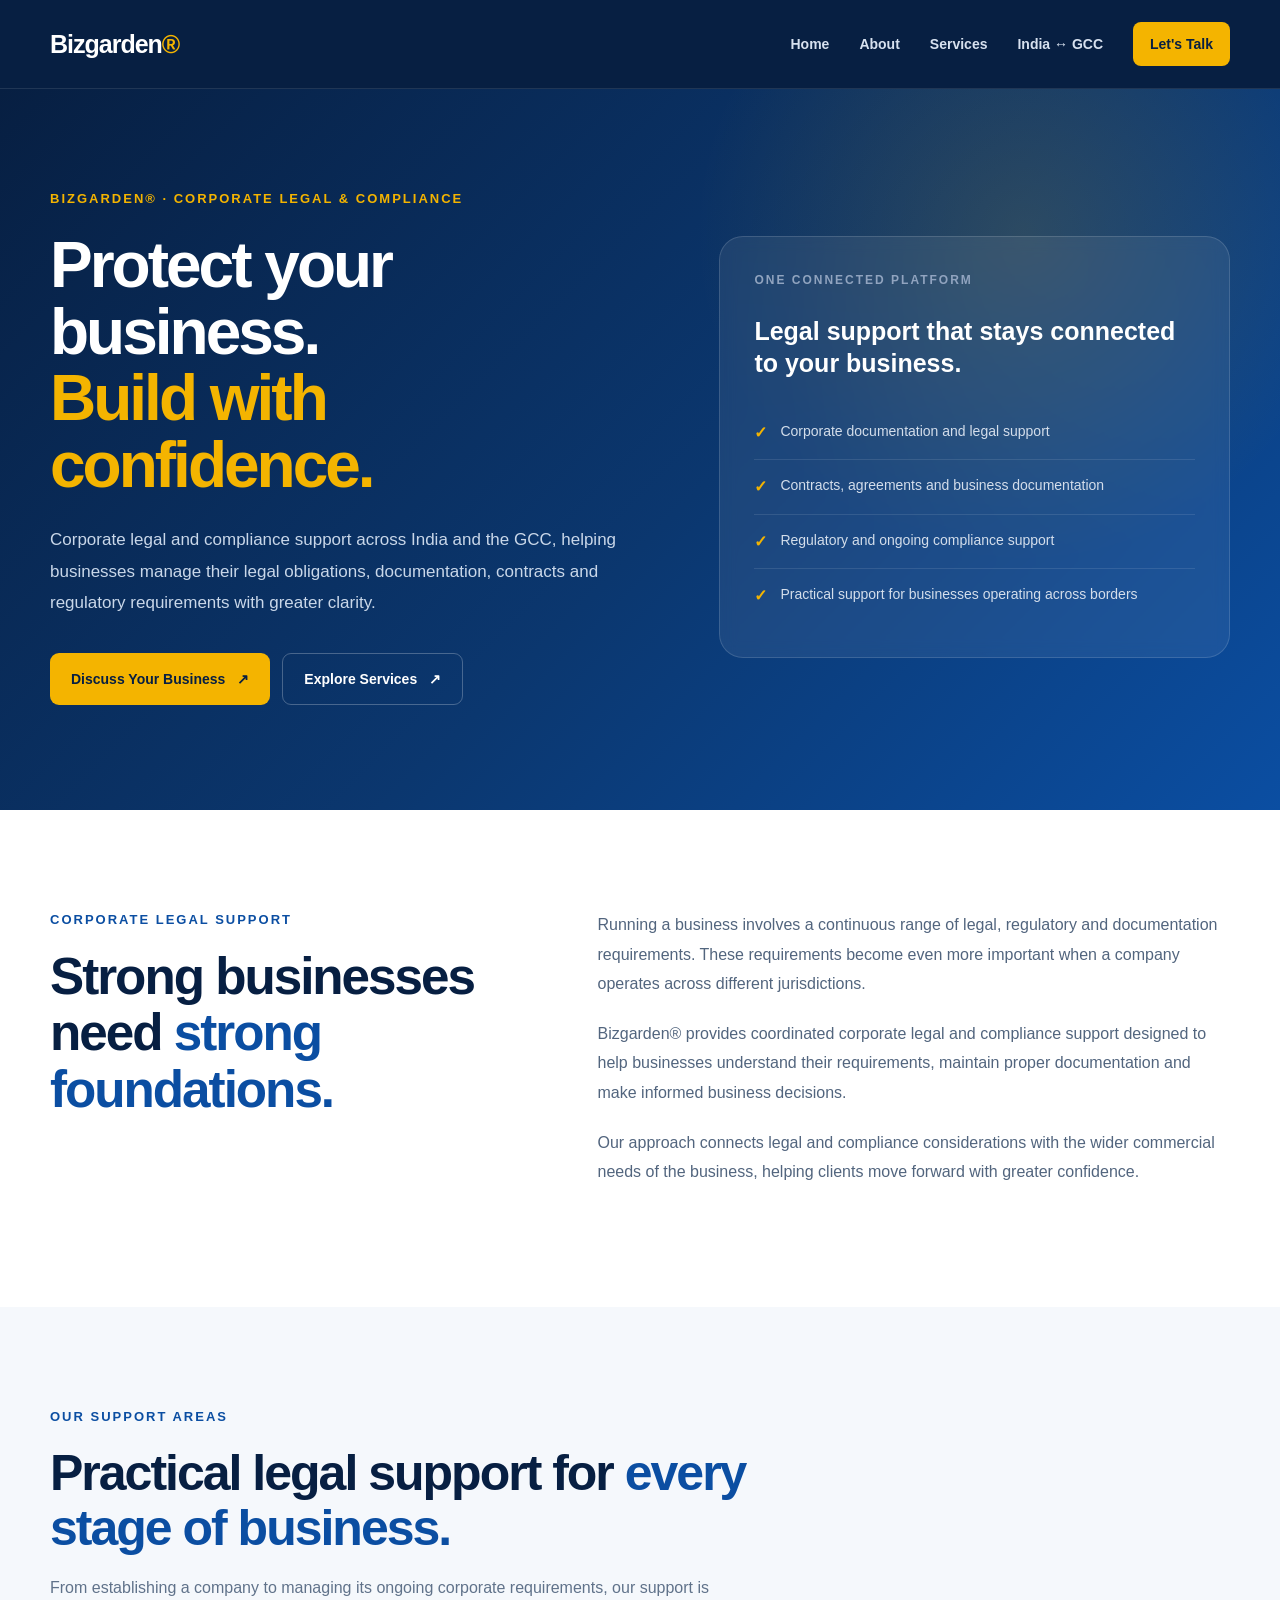
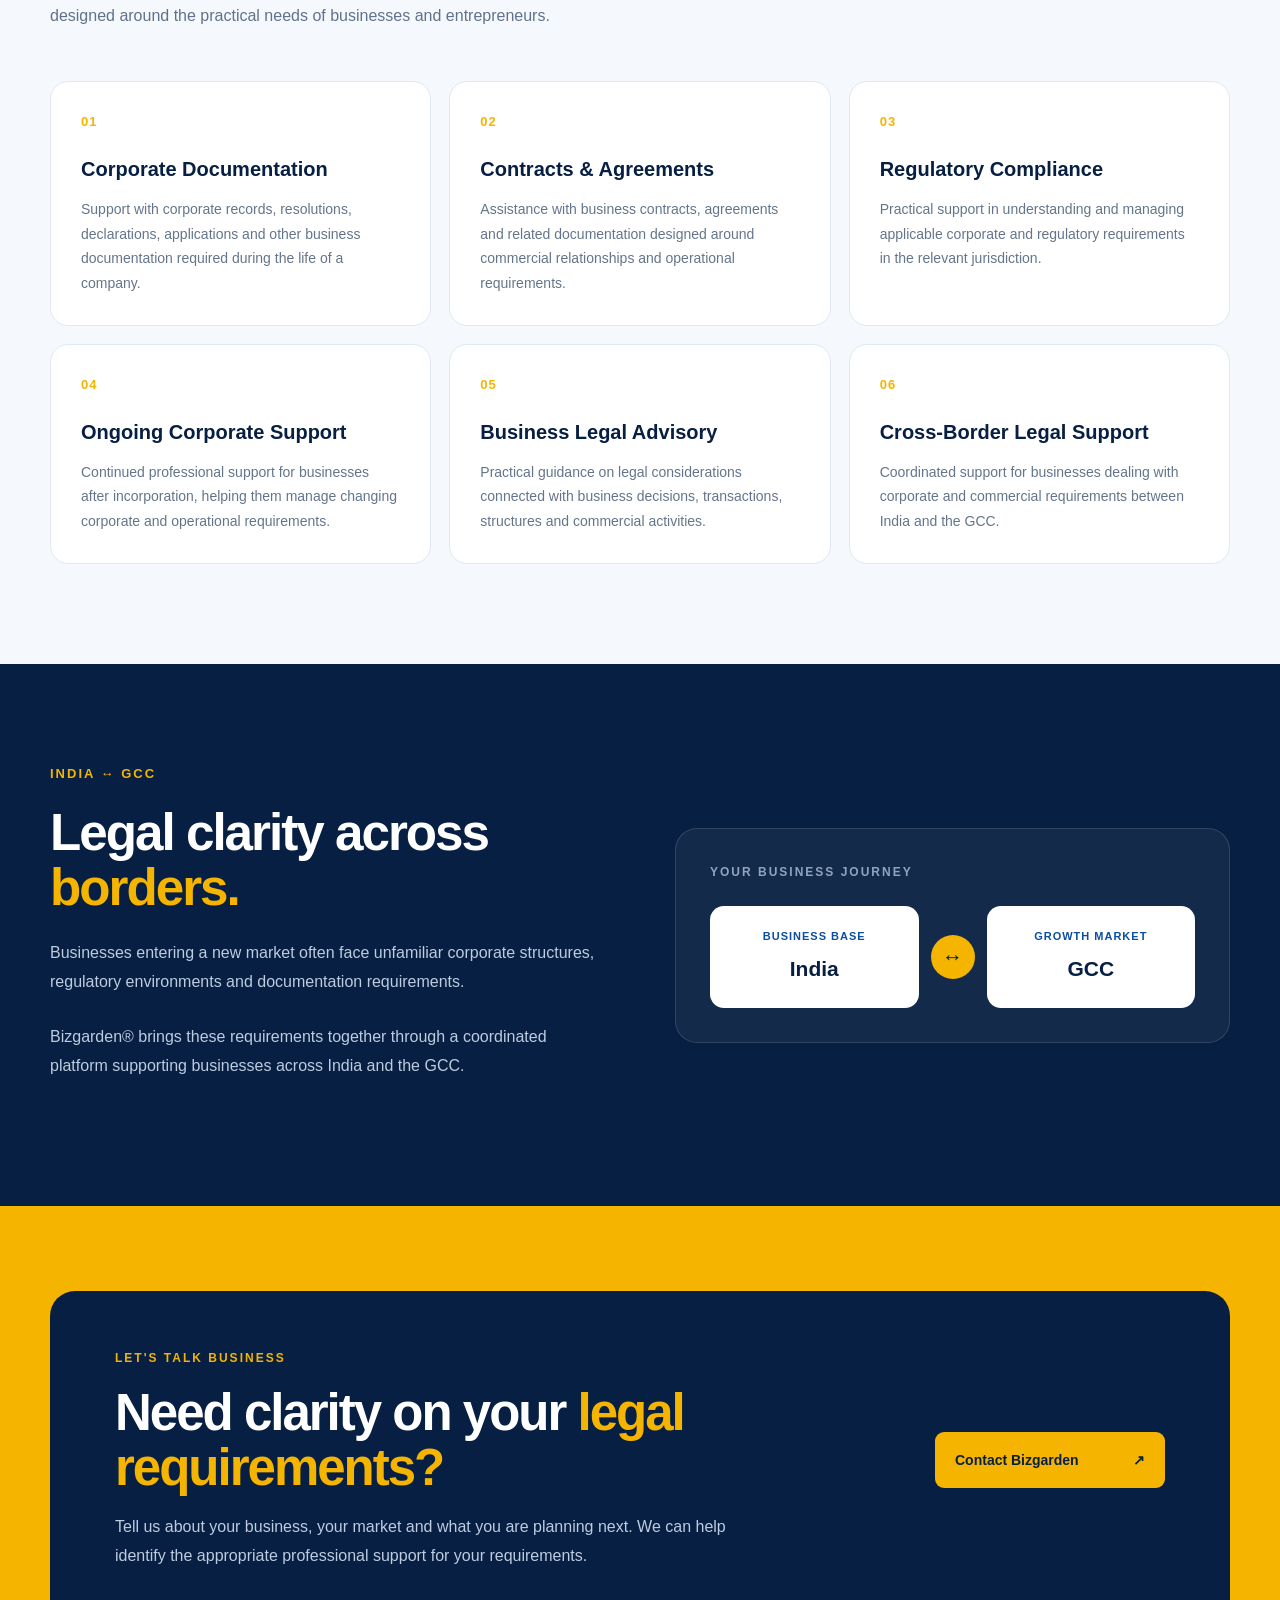
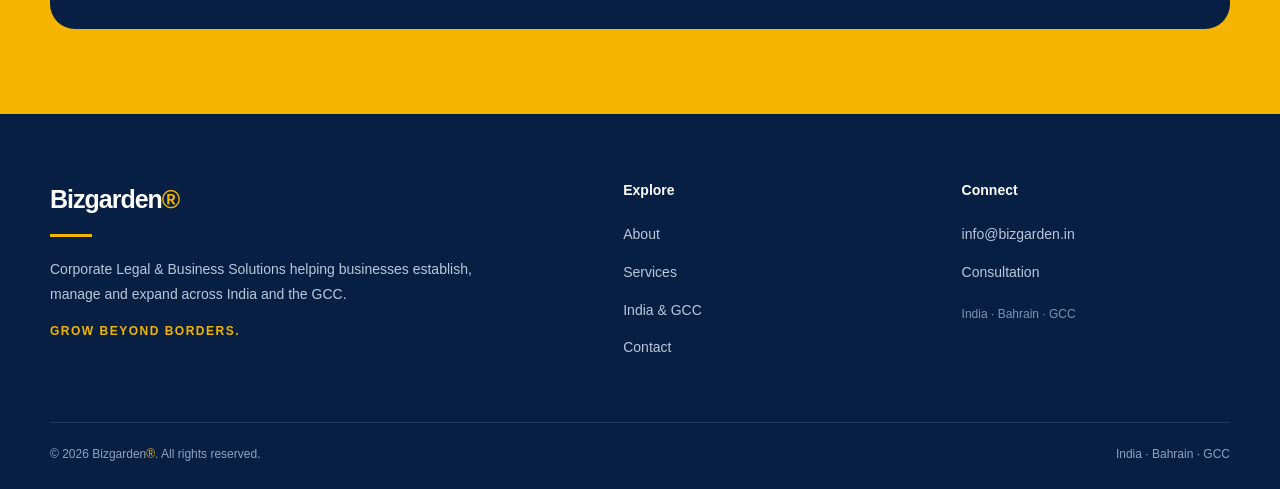
<file: services/legal-compliance/index.html>
<!DOCTYPE html>
<html lang="en">
<head>
  <meta charset="UTF-8">

  <meta name="viewport" content="width=device-width, initial-scale=1.0">

  <title>Corporate Legal & Compliance in India & GCC | Bizgarden®</title>

  <meta name="description" content="Corporate legal and compliance support across India and the GCC. Bizgarden® helps businesses manage corporate documentation, contracts, regulatory requirements and ongoing compliance.">

  <meta name="robots" content="index, follow">

  <link rel="canonical" href="https://bizgarden.in/services/legal-compliance/">

  <style>

    * {
      box-sizing: border-box;
      margin: 0;
      padding: 0;
    }

    html {
      scroll-behavior: smooth;
    }

    body {
      font-family: Arial, Helvetica, sans-serif;
      color: #071f42;
      background: #ffffff;
      line-height: 1.6;
    }

    a {
      text-decoration: none;
    }

    .container {
      width: min(1180px, calc(100% - 40px));
      margin: 0 auto;
    }

    /* =========================
       HEADER
    ========================= */

    header {
      background: #071f42;
      color: #ffffff;
      padding: 22px 0;
      border-bottom: 1px solid rgba(255,255,255,0.10);
    }

    .nav {
      display: flex;
      align-items: center;
      justify-content: space-between;
      gap: 30px;
    }

    .logo {
      color: #ffffff;
      font-size: 25px;
      font-weight: 800;
      letter-spacing: -1px;
    }

    .logo span {
      color: #f4b400;
    }

    .nav-links {
      display: flex;
      align-items: center;
      gap: 30px;
    }

    .nav-links a {
      color: #d7e1ef;
      font-size: 14px;
      font-weight: 600;
    }

    .nav-links a:hover {
      color: #f4b400;
    }

    .nav-cta {
      background: #f4b400;
      color: #071f42 !important;
      padding: 11px 17px;
      border-radius: 8px;
      font-weight: 800 !important;
    }

    /* =========================
       HERO
    ========================= */

    .hero {
      background:
        radial-gradient(circle at 80% 20%, rgba(244,180,0,0.14), transparent 28%),
        linear-gradient(135deg, #071f42 0%, #0b376f 55%, #0b4ea2 100%);
      color: #ffffff;
      padding: 100px 0 105px;
      overflow: hidden;
    }

    .hero-grid {
      display: grid;
      grid-template-columns: 1.08fr 0.92fr;
      gap: 70px;
      align-items: center;
    }

    .eyebrow {
      color: #f4b400;
      font-size: 13px;
      font-weight: 800;
      letter-spacing: 2px;
      text-transform: uppercase;
      margin-bottom: 22px;
    }

    .hero h1 {
      font-size: clamp(42px, 5vw, 68px);
      line-height: 1.04;
      letter-spacing: -3px;
      margin-bottom: 26px;
    }

    .hero h1 span {
      color: #f4b400;
      display: block;
    }

    .hero-text {
      color: #c9d7e9;
      font-size: 17px;
      line-height: 1.85;
      max-width: 650px;
      margin-bottom: 34px;
    }

    .hero-buttons {
      display: flex;
      flex-wrap: wrap;
      gap: 12px;
    }

    .btn-primary {
      display: inline-flex;
      align-items: center;
      gap: 12px;
      background: #f4b400;
      color: #071f42;
      padding: 15px 21px;
      border-radius: 9px;
      font-size: 14px;
      font-weight: 800;
    }

    .btn-secondary {
      display: inline-flex;
      align-items: center;
      gap: 12px;
      border: 1px solid rgba(255,255,255,0.25);
      color: #ffffff;
      padding: 14px 21px;
      border-radius: 9px;
      font-size: 14px;
      font-weight: 800;
    }

    .btn-primary:hover {
      background: #ffd15a;
    }

    .btn-secondary:hover {
      border-color: #f4b400;
      color: #f4b400;
    }

    /* =========================
       HERO CARD
    ========================= */

    .hero-card {
      background: rgba(255,255,255,0.07);
      border: 1px solid rgba(255,255,255,0.14);
      border-radius: 24px;
      padding: 34px;
      backdrop-filter: blur(8px);
    }

    .hero-card-label {
      color: #91a4bf;
      font-size: 12px;
      font-weight: 800;
      letter-spacing: 2px;
      text-transform: uppercase;
      margin-bottom: 24px;
    }

    .hero-card h3 {
      color: #ffffff;
      font-size: 25px;
      line-height: 1.3;
      margin-bottom: 26px;
    }

    .hero-list {
      list-style: none;
    }

    .hero-list li {
      display: flex;
      gap: 13px;
      align-items: flex-start;
      color: #d4deeb;
      font-size: 14px;
      padding: 14px 0;
      border-top: 1px solid rgba(255,255,255,0.10);
    }

    .hero-list li:first-child {
      border-top: none;
    }

    .hero-list span {
      color: #f4b400;
      font-weight: 900;
      font-size: 16px;
    }

    /* =========================
       INTRO
    ========================= */

    .intro {
      padding: 100px 0;
      background: #ffffff;
    }

    .intro-grid {
      display: grid;
      grid-template-columns: 0.85fr 1.15fr;
      gap: 80px;
      align-items: start;
    }

    .section-label {
      color: #0b4ea2;
      font-size: 13px;
      font-weight: 800;
      letter-spacing: 2px;
      text-transform: uppercase;
      margin-bottom: 18px;
    }

    .intro h2 {
      font-size: clamp(34px, 4vw, 52px);
      line-height: 1.1;
      letter-spacing: -2px;
      color: #071f42;
    }

    .intro h2 span {
      color: #0b4ea2;
    }

    .intro-content p {
      color: #52657e;
      font-size: 16px;
      line-height: 1.85;
      margin-bottom: 20px;
    }

    /* =========================
       SERVICES
    ========================= */

    .support {
      background: #f5f8fc;
      padding: 100px 0;
    }

    .support-heading {
      max-width: 720px;
      margin-bottom: 50px;
    }

    .support-heading h2 {
      color: #071f42;
      font-size: clamp(34px, 4vw, 50px);
      line-height: 1.1;
      letter-spacing: -2px;
      margin-bottom: 18px;
    }

    .support-heading h2 span {
      color: #0b4ea2;
    }

    .support-heading p {
      color: #60728a;
      font-size: 16px;
      line-height: 1.8;
    }

    .support-grid {
      display: grid;
      grid-template-columns: repeat(3, 1fr);
      gap: 18px;
    }

    .support-card {
      background: #ffffff;
      border: 1px solid #e1e8f1;
      border-radius: 18px;
      padding: 30px;
      min-height: 220px;
      transition: transform 0.25s ease, box-shadow 0.25s ease;
    }

    .support-card:hover {
      transform: translateY(-5px);
      box-shadow: 0 18px 45px rgba(7,31,66,0.09);
    }

    .support-number {
      color: #f4b400;
      font-size: 13px;
      font-weight: 900;
      letter-spacing: 1px;
      margin-bottom: 20px;
    }

    .support-card h3 {
      color: #071f42;
      font-size: 20px;
      margin-bottom: 12px;
    }

    .support-card p {
      color: #64758b;
      font-size: 14px;
      line-height: 1.75;
    }

    /* =========================
       CROSS BORDER
    ========================= */

    .cross-border {
      background: #071f42;
      padding: 100px 0;
      color: #ffffff;
    }

    .cross-grid {
      display: grid;
      grid-template-columns: 1fr 1fr;
      gap: 70px;
      align-items: center;
    }

    .cross-label {
      color: #f4b400;
      font-size: 13px;
      font-weight: 800;
      letter-spacing: 2px;
      text-transform: uppercase;
      margin-bottom: 20px;
    }

    .cross-border h2 {
      font-size: clamp(36px, 4vw, 55px);
      line-height: 1.08;
      letter-spacing: -2px;
      margin-bottom: 22px;
    }

    .cross-border h2 span {
      color: #f4b400;
    }

    .cross-border p {
      color: #bdcce0;
      font-size: 16px;
      line-height: 1.85;
      margin-bottom: 25px;
    }

    .cross-box {
      border: 1px solid rgba(255,255,255,0.13);
      background: rgba(255,255,255,0.05);
      border-radius: 22px;
      padding: 34px;
    }

    .cross-box-title {
      color: #91a4bf;
      font-size: 12px;
      font-weight: 800;
      letter-spacing: 2px;
      text-transform: uppercase;
      margin-bottom: 24px;
    }

    .jurisdictions {
      display: grid;
      grid-template-columns: 1fr auto 1fr;
      gap: 12px;
      align-items: center;
    }

    .jurisdiction {
      background: #ffffff;
      border-radius: 14px;
      padding: 22px 15px;
      text-align: center;
    }

    .jurisdiction small {
      color: #0b4ea2;
      display: block;
      font-size: 11px;
      font-weight: 800;
      letter-spacing: 1px;
      text-transform: uppercase;
      margin-bottom: 7px;
    }

    .jurisdiction strong {
      color: #071f42;
      font-size: 21px;
    }

    .cross-arrow {
      width: 44px;
      height: 44px;
      background: #f4b400;
      color: #071f42;
      border-radius: 50%;
      display: flex;
      align-items: center;
      justify-content: center;
      font-size: 21px;
      font-weight: 900;
    }

    /* =========================
       CTA
    ========================= */

    .cta {
      background: #f4b400;
      padding: 85px 0;
    }

    .cta-box {
      background: #071f42;
      border-radius: 25px;
      padding: 58px 65px;
      display: grid;
      grid-template-columns: 1fr auto;
      gap: 55px;
      align-items: center;
    }

    .cta-label {
      color: #f4b400;
      font-size: 12px;
      font-weight: 800;
      letter-spacing: 2px;
      text-transform: uppercase;
      margin-bottom: 17px;
    }

    .cta h2 {
      color: #ffffff;
      font-size: clamp(34px, 4vw, 51px);
      line-height: 1.08;
      letter-spacing: -2px;
      margin-bottom: 18px;
    }

    .cta h2 span {
      color: #f4b400;
    }

    .cta p {
      color: #bdcce0;
      max-width: 650px;
      font-size: 16px;
      line-height: 1.8;
    }

    .cta-button {
      display: inline-flex;
      align-items: center;
      justify-content: space-between;
      gap: 25px;
      min-width: 230px;
      background: #f4b400;
      color: #071f42;
      padding: 17px 20px;
      border-radius: 9px;
      font-size: 14px;
      font-weight: 800;
    }

    /* =========================
       FOOTER
    ========================= */

    footer {
      background: #071f42;
      color: #ffffff;
      padding: 65px 0 25px;
    }

    .footer-grid {
      display: grid;
      grid-template-columns: 1.5fr 0.8fr 0.8fr;
      gap: 70px;
      padding-bottom: 50px;
    }

    .footer-logo {
      color: #ffffff;
      font-size: 25px;
      font-weight: 800;
      letter-spacing: -1px;
      display: inline-block;
      margin-bottom: 15px;
    }

    .footer-logo span {
      color: #f4b400;
    }

    .footer-line {
      width: 42px;
      height: 3px;
      background: #f4b400;
      margin-bottom: 20px;
    }

    .footer-description {
      color: #b9c9dd;
      font-size: 14px;
      line-height: 1.8;
      max-width: 440px;
      margin-bottom: 15px;
    }

    .footer-tagline {
      color: #f4b400;
      font-size: 12px;
      font-weight: 800;
      letter-spacing: 1.5px;
    }

    .footer-title {
      color: #ffffff;
      font-size: 14px;
      margin-bottom: 20px;
      font-weight: 800;
    }

    .footer-links {
      list-style: none;
    }

    .footer-links li {
      margin-bottom: 12px;
    }

    .footer-links a {
      color: #b9c9dd;
      font-size: 14px;
    }

    .footer-links a:hover {
      color: #f4b400;
    }

    .footer-location {
      color: #7f94b0;
      font-size: 12px;
      margin-top: 20px;
    }

    .footer-bottom {
      border-top: 1px solid rgba(255,255,255,0.12);
      padding-top: 22px;
      display: flex;
      justify-content: space-between;
      gap: 20px;
      color: #8fa4bf;
      font-size: 12px;
    }

    /* =========================
       RESPONSIVE
    ========================= */

    @media (max-width: 900px) {

      .nav-links {
        display: none;
      }

      .hero-grid,
      .intro-grid,
      .cross-grid,
      .cta-box {
        grid-template-columns: 1fr;
      }

      .hero {
        padding: 75px 0 80px;
      }

      .hero-grid {
        gap: 45px;
      }

      .intro,
      .support,
      .cross-border {
        padding: 75px 0;
      }

      .support-grid {
        grid-template-columns: 1fr 1fr;
      }

      .cta {
        padding: 65px 0;
      }

      .cta-box {
        padding: 45px 35px;
      }

      .footer-grid {
        grid-template-columns: 1fr 1fr;
        gap: 45px;
      }
    }

    @media (max-width: 600px) {

      .container {
        width: min(100% - 30px, 1180px);
      }

      header {
        padding: 18px 0;
      }

      .logo {
        font-size: 22px;
      }

      .hero h1 {
        font-size: 42px;
        letter-spacing: -2px;
      }

      .hero-text {
        font-size: 15px;
      }

      .hero-card {
        padding: 25px;
      }

      .intro h2,
      .support-heading h2,
      .cross-border h2,
      .cta h2 {
        letter-spacing: -1.5px;
      }

      .support-grid {
        grid-template-columns: 1fr;
      }

      .support-card {
        min-height: auto;
      }

      .jurisdictions {
        grid-template-columns: 1fr;
      }

      .cross-arrow {
        margin: 0 auto;
        transform: rotate(90deg);
      }

      .cta-box {
        padding: 38px 25px;
      }

      .cta-button {
        width: 100%;
      }

      .footer-grid {
        grid-template-columns: 1fr;
        gap: 35px;
      }

      .footer-bottom {
        flex-direction: column;
      }
    }

  </style>
</head>

<body>

  <!-- =========================
       HEADER
  ========================= -->

  <header>
    <div class="container">
      <div class="nav">

        <a href="/bizgarden-india/" class="logo">
          Bizgarden<span>®</span>
        </a>

        <nav class="nav-links">
          <a href="/bizgarden-india/">Home</a>
          <a href="/bizgarden-india/#about">About</a>
          <a href="/bizgarden-india/services/">Services</a>
          <a href="/bizgarden-india/#corridor">India ↔ GCC</a>
          <a href="/bizgarden-india/#contact" class="nav-cta">Let's Talk</a>
        </nav>

      </div>
    </div>
  </header>


  <!-- =========================
       HERO
  ========================= -->

  <section class="hero">

    <div class="container">

      <div class="hero-grid">

        <div>

          <div class="eyebrow">
            Bizgarden® · Corporate Legal & Compliance
          </div>

          <h1>
            Protect your business.
            <span>Build with confidence.</span>
          </h1>

          <p class="hero-text">
            Corporate legal and compliance support across India and the GCC,
            helping businesses manage their legal obligations, documentation,
            contracts and regulatory requirements with greater clarity.
          </p>

          <div class="hero-buttons">

            <a href="/bizgarden-india/#contact" class="btn-primary">
              Discuss Your Business
              <span>↗</span>
            </a>

            <a href="/bizgarden-india/services/" class="btn-secondary">
              Explore Services
              <span>↗</span>
            </a>

          </div>

        </div>


        <div class="hero-card">

          <div class="hero-card-label">
            One Connected Platform
          </div>

          <h3>
            Legal support that stays connected to your business.
          </h3>

          <ul class="hero-list">

            <li>
              <span>✓</span>
              <div>Corporate documentation and legal support</div>
            </li>

            <li>
              <span>✓</span>
              <div>Contracts, agreements and business documentation</div>
            </li>

            <li>
              <span>✓</span>
              <div>Regulatory and ongoing compliance support</div>
            </li>

            <li>
              <span>✓</span>
              <div>Practical support for businesses operating across borders</div>
            </li>

          </ul>

        </div>

      </div>

    </div>

  </section>


  <!-- =========================
       INTRO
  ========================= -->

  <section class="intro">

    <div class="container">

      <div class="intro-grid">

        <div>

          <div class="section-label">
            CORPORATE LEGAL SUPPORT
          </div>

          <h2>
            Strong businesses need
            <span>strong foundations.</span>
          </h2>

        </div>

        <div class="intro-content">

          <p>
            Running a business involves a continuous range of legal,
            regulatory and documentation requirements. These requirements
            become even more important when a company operates across
            different jurisdictions.
          </p>

          <p>
            Bizgarden® provides coordinated corporate legal and compliance
            support designed to help businesses understand their
            requirements, maintain proper documentation and make informed
            business decisions.
          </p>

          <p>
            Our approach connects legal and compliance considerations with
            the wider commercial needs of the business, helping clients move
            forward with greater confidence.
          </p>

        </div>

      </div>

    </div>

  </section>


  <!-- =========================
       SUPPORT AREAS
  ========================= -->

  <section class="support">

    <div class="container">

      <div class="support-heading">

        <div class="section-label">
          OUR SUPPORT AREAS
        </div>

        <h2>
          Practical legal support for
          <span>every stage of business.</span>
        </h2>

        <p>
          From establishing a company to managing its ongoing corporate
          requirements, our support is designed around the practical needs
          of businesses and entrepreneurs.
        </p>

      </div>


      <div class="support-grid">

        <article class="support-card">

          <div class="support-number">01</div>

          <h3>Corporate Documentation</h3>

          <p>
            Support with corporate records, resolutions, declarations,
            applications and other business documentation required during
            the life of a company.
          </p>

        </article>


        <article class="support-card">

          <div class="support-number">02</div>

          <h3>Contracts & Agreements</h3>

          <p>
            Assistance with business contracts, agreements and related
            documentation designed around commercial relationships and
            operational requirements.
          </p>

        </article>


        <article class="support-card">

          <div class="support-number">03</div>

          <h3>Regulatory Compliance</h3>

          <p>
            Practical support in understanding and managing applicable
            corporate and regulatory requirements in the relevant
            jurisdiction.
          </p>

        </article>


        <article class="support-card">

          <div class="support-number">04</div>

          <h3>Ongoing Corporate Support</h3>

          <p>
            Continued professional support for businesses after
            incorporation, helping them manage changing corporate and
            operational requirements.
          </p>

        </article>


        <article class="support-card">

          <div class="support-number">05</div>

          <h3>Business Legal Advisory</h3>

          <p>
            Practical guidance on legal considerations connected with
            business decisions, transactions, structures and commercial
            activities.
          </p>

        </article>


        <article class="support-card">

          <div class="support-number">06</div>

          <h3>Cross-Border Legal Support</h3>

          <p>
            Coordinated support for businesses dealing with corporate and
            commercial requirements between India and the GCC.
          </p>

        </article>

      </div>

    </div>

  </section>


  <!-- =========================
       INDIA GCC
  ========================= -->

  <section class="cross-border">

    <div class="container">

      <div class="cross-grid">

        <div>

          <div class="cross-label">
            INDIA ↔ GCC
          </div>

          <h2>
            Legal clarity across
            <span>borders.</span>
          </h2>

          <p>
            Businesses entering a new market often face unfamiliar
            corporate structures, regulatory environments and documentation
            requirements.
          </p>

          <p>
            Bizgarden® brings these requirements together through a
            coordinated platform supporting businesses across India and
            the GCC.
          </p>

        </div>


        <div class="cross-box">

          <div class="cross-box-title">
            Your Business Journey
          </div>

          <div class="jurisdictions">

            <div class="jurisdiction">

              <small>Business Base</small>

              <strong>India</strong>

            </div>

            <div class="cross-arrow">
              ↔
            </div>

            <div class="jurisdiction">

              <small>Growth Market</small>

              <strong>GCC</strong>

            </div>

          </div>

        </div>

      </div>

    </div>

  </section>


  <!-- =========================
       CTA
  ========================= -->

  <section class="cta">

    <div class="container">

      <div class="cta-box">

        <div>

          <div class="cta-label">
            LET'S TALK BUSINESS
          </div>

          <h2>
            Need clarity on your
            <span>legal requirements?</span>
          </h2>

          <p>
            Tell us about your business, your market and what you are
            planning next. We can help identify the appropriate professional
            support for your requirements.
          </p>

        </div>

        <div>

          <a
            href="mailto:info@bizgarden.in?subject=Corporate%20Legal%20%26%20Compliance%20Enquiry"
            class="cta-button"
          >
            <span>Contact Bizgarden</span>
            <span>↗</span>
          </a>

        </div>

      </div>

    </div>

  </section>


  <!-- =========================
       FOOTER
  ========================= -->

  <footer>

    <div class="container">

      <div class="footer-grid">

        <div>

          <a href="/bizgarden-india/" class="footer-logo">
            Bizgarden<span>®</span>
          </a>

          <div class="footer-line"></div>

          <p class="footer-description">
            Corporate Legal &amp; Business Solutions helping businesses
            establish, manage and expand across India and the GCC.
          </p>

          <div class="footer-tagline">
            GROW BEYOND BORDERS.
          </div>

        </div>


        <div>

          <div class="footer-title">
            Explore
          </div>

          <ul class="footer-links">

            <li>
              <a href="/bizgarden-india/#about">
                About
              </a>
            </li>

            <li>
              <a href="/bizgarden-india/services/">
                Services
              </a>
            </li>

            <li>
              <a href="/bizgarden-india/#corridor">
                India &amp; GCC
              </a>
            </li>

            <li>
              <a href="/bizgarden-india/#contact">
                Contact
              </a>
            </li>

          </ul>

        </div>


        <div>

          <div class="footer-title">
            Connect
          </div>

          <ul class="footer-links">

            <li>
              <a href="mailto:info@bizgarden.in">
                info@bizgarden.in
              </a>
            </li>

            <li>
              <a href="/bizgarden-india/#contact">
                Consultation
              </a>
            </li>

          </ul>

          <div class="footer-location">
            India · Bahrain · GCC
          </div>

        </div>

      </div>


      <div class="footer-bottom">

        <div>
          © 2026 Bizgarden<span style="color:#f4b400;">®</span>.
          All rights reserved.
        </div>

        <div>
          India · Bahrain · GCC
        </div>

      </div>

    </div>

  </footer>

</body>
</html>
</file>
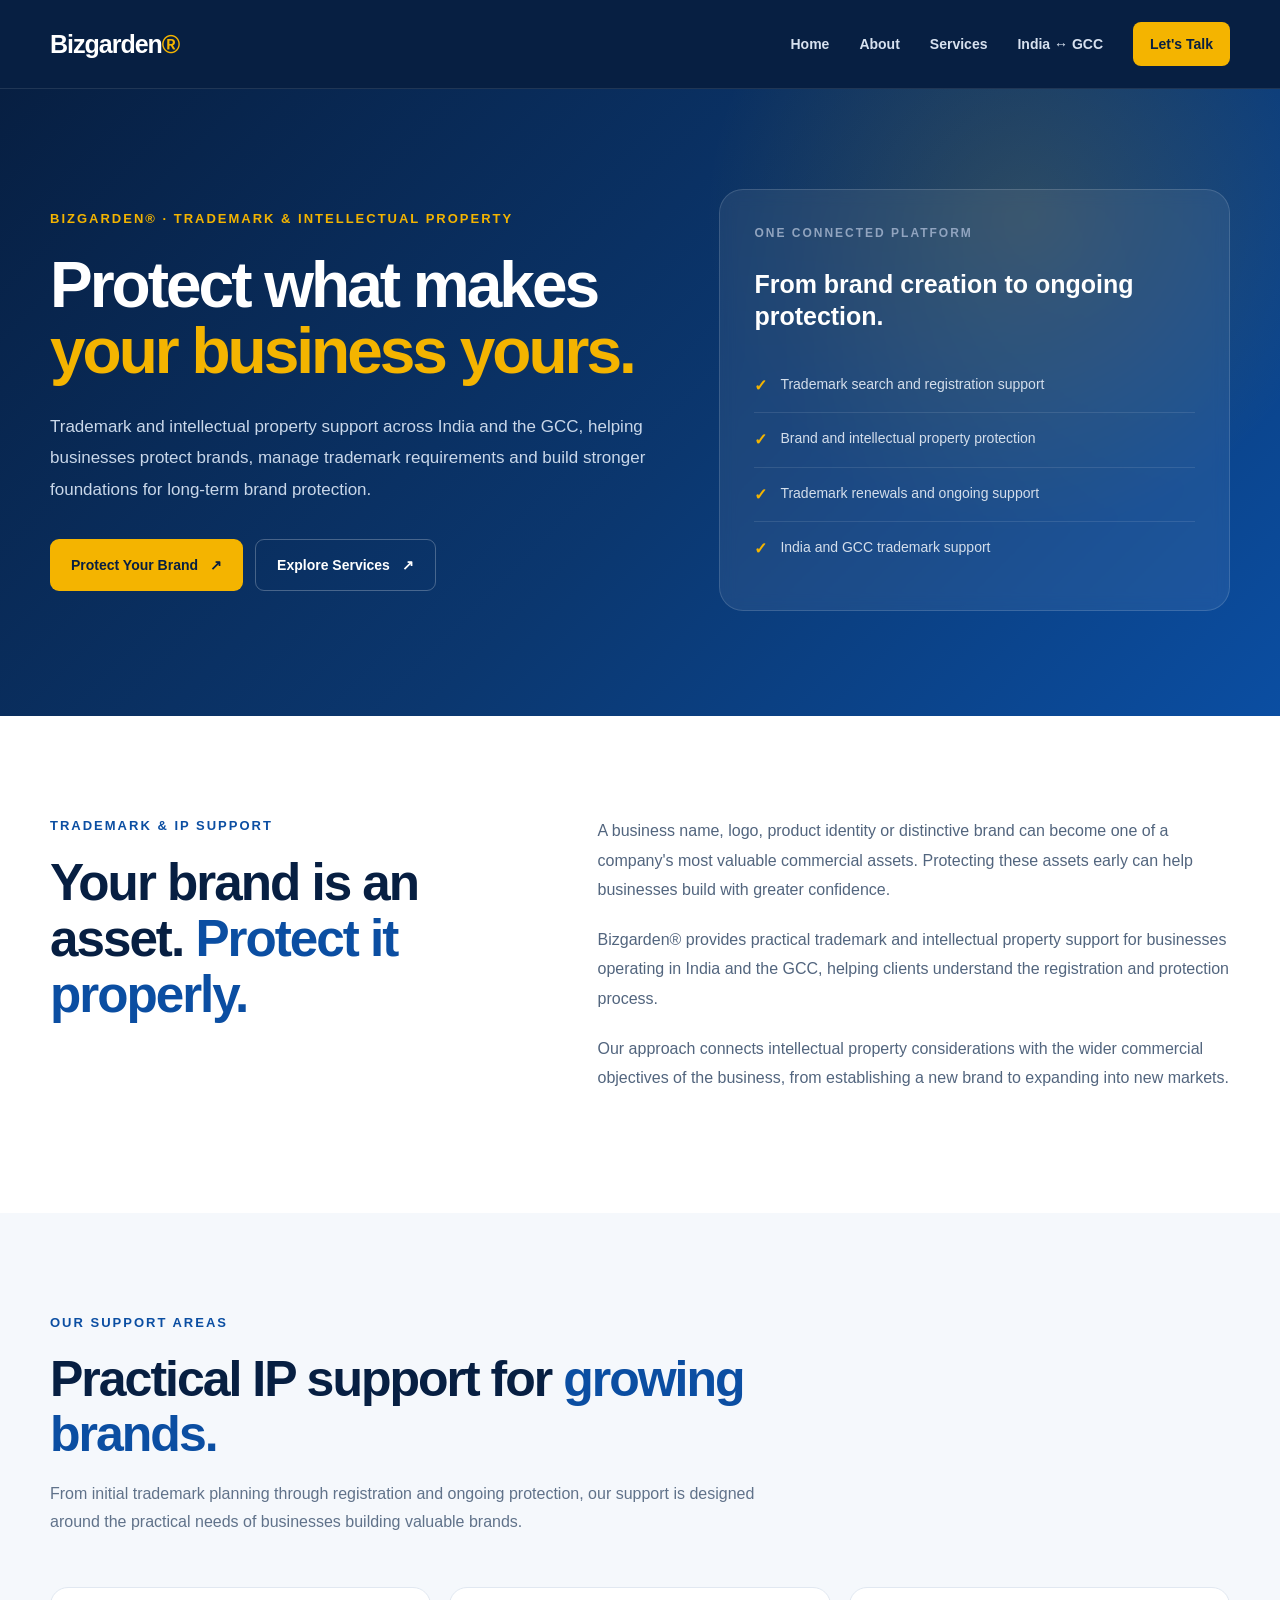
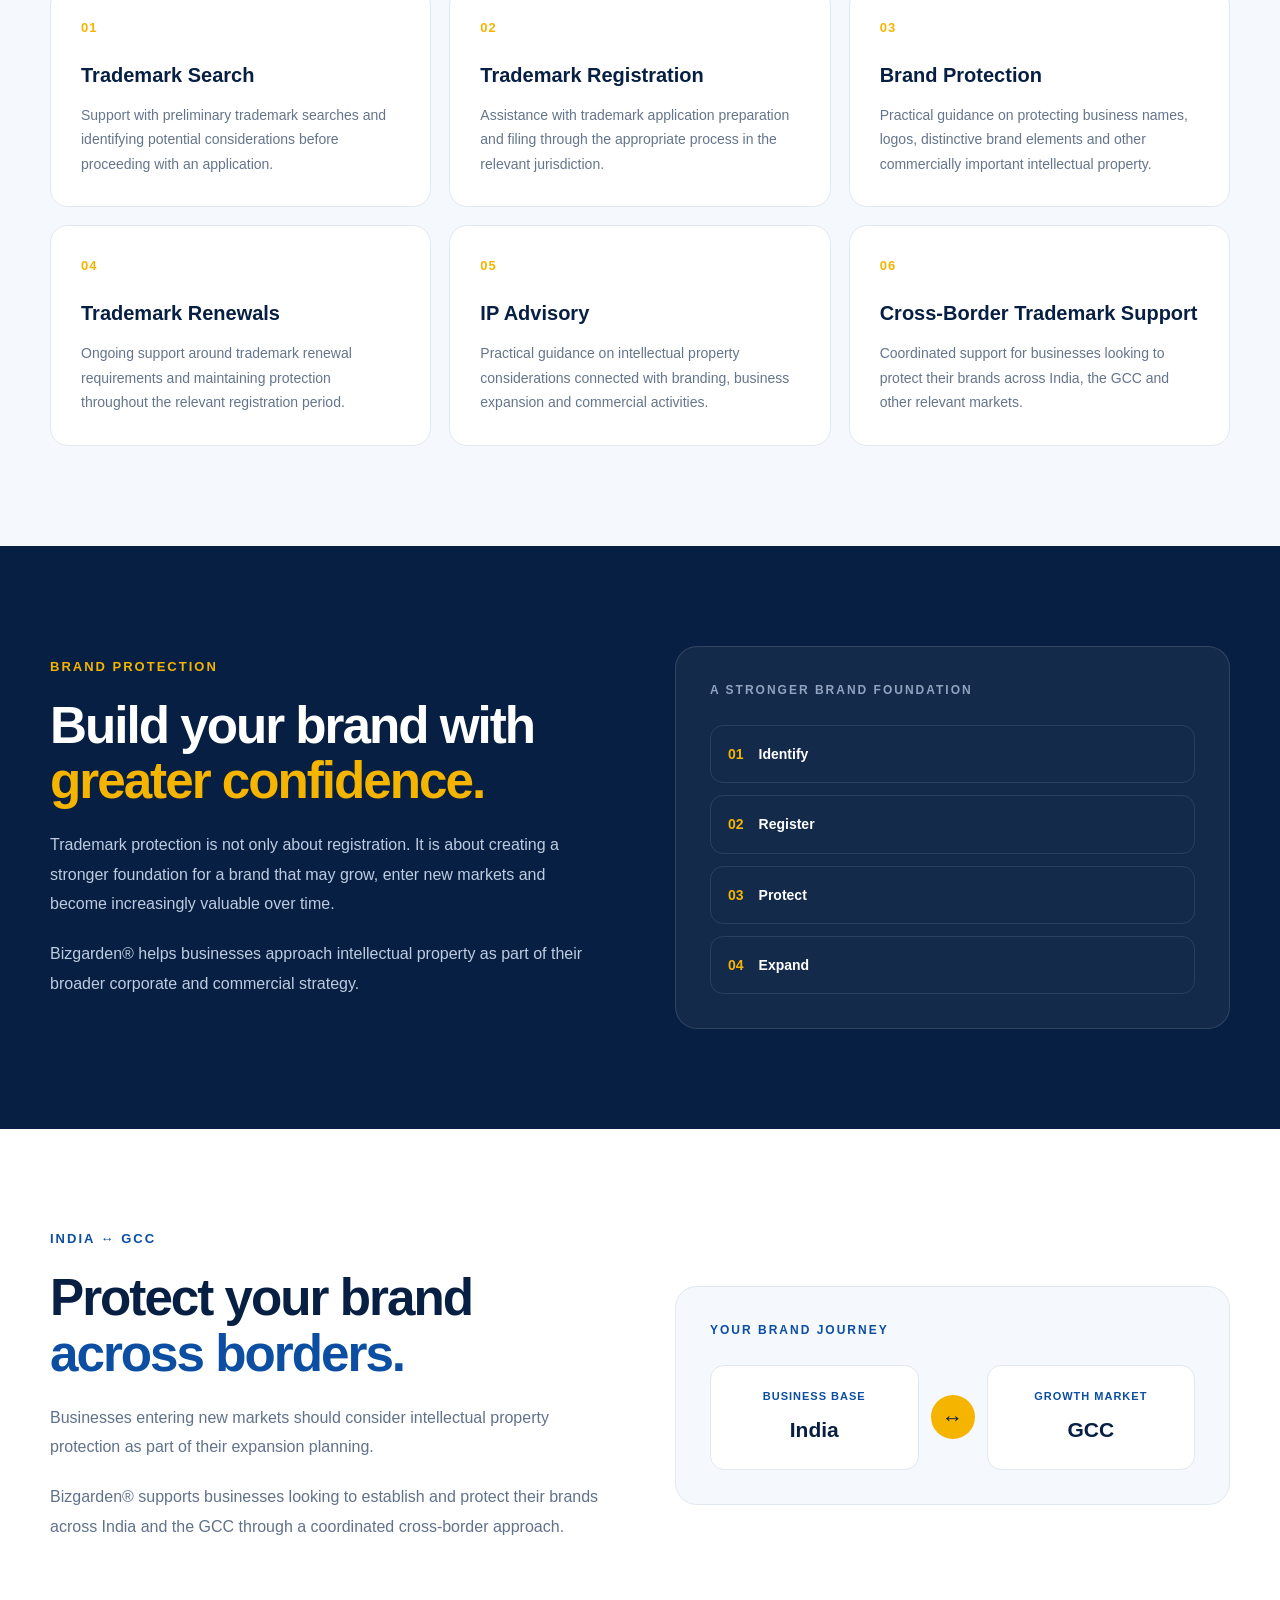
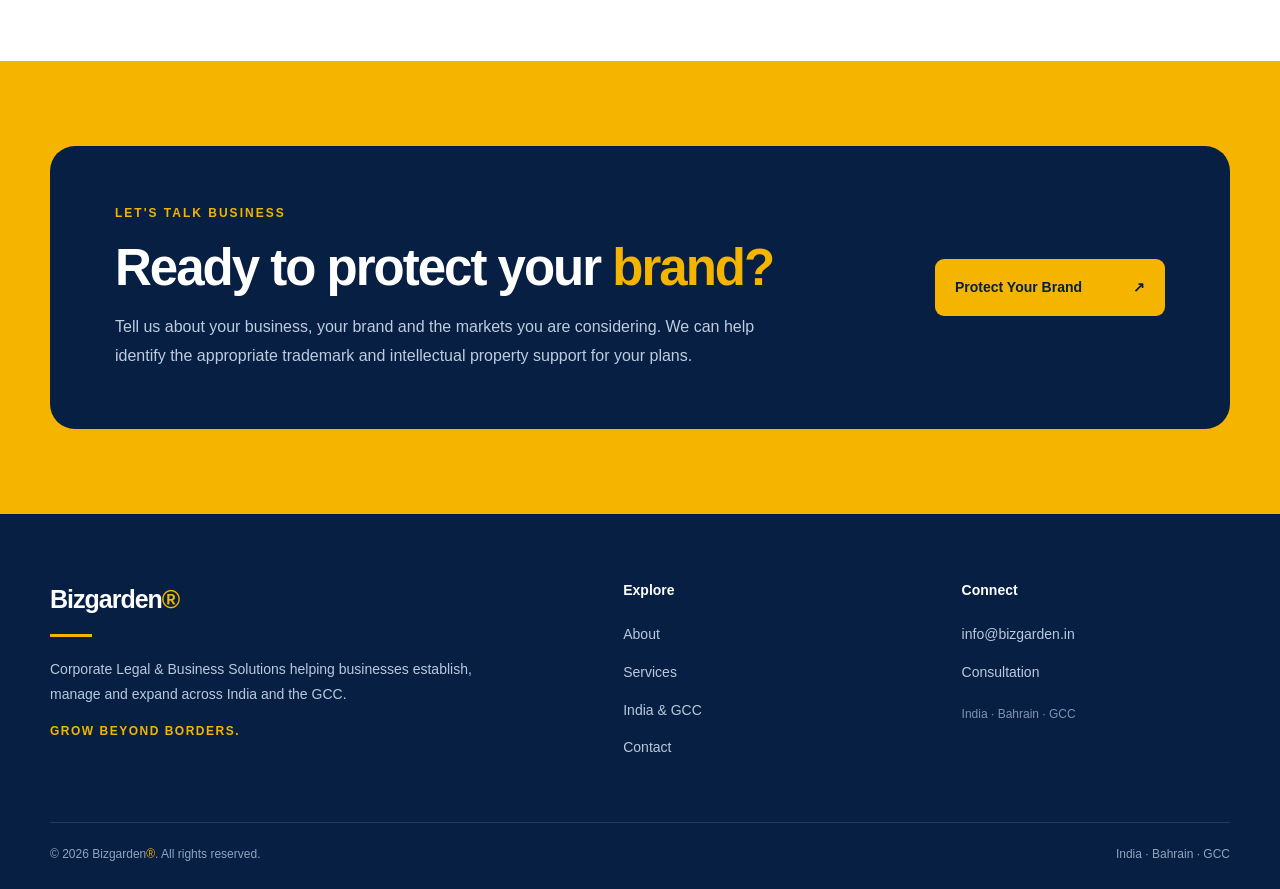
<file: services/trademark-ip/index.html>
<!DOCTYPE html>
<html lang="en">

<head>
  <meta charset="UTF-8">

  <meta name="viewport" content="width=device-width, initial-scale=1.0">

  <title>Trademark & Intellectual Property Services | Bizgarden®</title>

  <meta name="description" content="Trademark and intellectual property support across India and the GCC. Bizgarden® helps businesses protect brands, manage trademark registration and support ongoing intellectual property requirements.">

  <meta name="robots" content="index, follow">

  <link rel="canonical" href="https://bizgarden.in/services/trademark-ip/">

  <style>

    * {
      box-sizing: border-box;
      margin: 0;
      padding: 0;
    }

    html {
      scroll-behavior: smooth;
    }

    body {
      font-family: Arial, Helvetica, sans-serif;
      color: #071f42;
      background: #ffffff;
      line-height: 1.6;
    }

    a {
      text-decoration: none;
    }

    .container {
      width: min(1180px, calc(100% - 40px));
      margin: 0 auto;
    }

    /* =========================
       HEADER
    ========================= */

    header {
      background: #071f42;
      color: #ffffff;
      padding: 22px 0;
      border-bottom: 1px solid rgba(255,255,255,0.10);
    }

    .nav {
      display: flex;
      align-items: center;
      justify-content: space-between;
      gap: 30px;
    }

    .logo {
      color: #ffffff;
      font-size: 25px;
      font-weight: 800;
      letter-spacing: -1px;
    }

    .logo span {
      color: #f4b400;
    }

    .nav-links {
      display: flex;
      align-items: center;
      gap: 30px;
    }

    .nav-links a {
      color: #d7e1ef;
      font-size: 14px;
      font-weight: 600;
    }

    .nav-links a:hover {
      color: #f4b400;
    }

    .nav-cta {
      background: #f4b400;
      color: #071f42 !important;
      padding: 11px 17px;
      border-radius: 8px;
      font-weight: 800 !important;
    }

    /* =========================
       HERO
    ========================= */

    .hero {
      background:
        radial-gradient(circle at 80% 20%, rgba(244,180,0,0.14), transparent 28%),
        linear-gradient(135deg, #071f42 0%, #0b376f 55%, #0b4ea2 100%);
      color: #ffffff;
      padding: 100px 0 105px;
      overflow: hidden;
    }

    .hero-grid {
      display: grid;
      grid-template-columns: 1.08fr 0.92fr;
      gap: 70px;
      align-items: center;
    }

    .eyebrow {
      color: #f4b400;
      font-size: 13px;
      font-weight: 800;
      letter-spacing: 2px;
      text-transform: uppercase;
      margin-bottom: 22px;
    }

    .hero h1 {
      font-size: clamp(42px, 5vw, 68px);
      line-height: 1.04;
      letter-spacing: -3px;
      margin-bottom: 26px;
    }

    .hero h1 span {
      color: #f4b400;
      display: block;
    }

    .hero-text {
      color: #c9d7e9;
      font-size: 17px;
      line-height: 1.85;
      max-width: 650px;
      margin-bottom: 34px;
    }

    .hero-buttons {
      display: flex;
      flex-wrap: wrap;
      gap: 12px;
    }

    .btn-primary {
      display: inline-flex;
      align-items: center;
      gap: 12px;
      background: #f4b400;
      color: #071f42;
      padding: 15px 21px;
      border-radius: 9px;
      font-size: 14px;
      font-weight: 800;
    }

    .btn-secondary {
      display: inline-flex;
      align-items: center;
      gap: 12px;
      border: 1px solid rgba(255,255,255,0.25);
      color: #ffffff;
      padding: 14px 21px;
      border-radius: 9px;
      font-size: 14px;
      font-weight: 800;
    }

    .btn-primary:hover {
      background: #ffd15a;
    }

    .btn-secondary:hover {
      border-color: #f4b400;
      color: #f4b400;
    }

    /* =========================
       HERO CARD
    ========================= */

    .hero-card {
      background: rgba(255,255,255,0.07);
      border: 1px solid rgba(255,255,255,0.14);
      border-radius: 24px;
      padding: 34px;
      backdrop-filter: blur(8px);
    }

    .hero-card-label {
      color: #91a4bf;
      font-size: 12px;
      font-weight: 800;
      letter-spacing: 2px;
      text-transform: uppercase;
      margin-bottom: 24px;
    }

    .hero-card h3 {
      color: #ffffff;
      font-size: 25px;
      line-height: 1.3;
      margin-bottom: 26px;
    }

    .hero-list {
      list-style: none;
    }

    .hero-list li {
      display: flex;
      gap: 13px;
      align-items: flex-start;
      color: #d4deeb;
      font-size: 14px;
      padding: 14px 0;
      border-top: 1px solid rgba(255,255,255,0.10);
    }

    .hero-list li:first-child {
      border-top: none;
    }

    .hero-list span {
      color: #f4b400;
      font-weight: 900;
      font-size: 16px;
    }

    /* =========================
       INTRO
    ========================= */

    .intro {
      padding: 100px 0;
      background: #ffffff;
    }

    .intro-grid {
      display: grid;
      grid-template-columns: 0.85fr 1.15fr;
      gap: 80px;
      align-items: start;
    }

    .section-label {
      color: #0b4ea2;
      font-size: 13px;
      font-weight: 800;
      letter-spacing: 2px;
      text-transform: uppercase;
      margin-bottom: 18px;
    }

    .intro h2 {
      font-size: clamp(34px, 4vw, 52px);
      line-height: 1.1;
      letter-spacing: -2px;
      color: #071f42;
    }

    .intro h2 span {
      color: #0b4ea2;
    }

    .intro-content p {
      color: #52657e;
      font-size: 16px;
      line-height: 1.85;
      margin-bottom: 20px;
    }

    /* =========================
       SUPPORT AREAS
    ========================= */

    .support {
      background: #f5f8fc;
      padding: 100px 0;
    }

    .support-heading {
      max-width: 720px;
      margin-bottom: 50px;
    }

    .support-heading h2 {
      color: #071f42;
      font-size: clamp(34px, 4vw, 50px);
      line-height: 1.1;
      letter-spacing: -2px;
      margin-bottom: 18px;
    }

    .support-heading h2 span {
      color: #0b4ea2;
    }

    .support-heading p {
      color: #60728a;
      font-size: 16px;
      line-height: 1.8;
    }

    .support-grid {
      display: grid;
      grid-template-columns: repeat(3, 1fr);
      gap: 18px;
    }

    .support-card {
      background: #ffffff;
      border: 1px solid #e1e8f1;
      border-radius: 18px;
      padding: 30px;
      min-height: 220px;
      transition: transform 0.25s ease, box-shadow 0.25s ease;
    }

    .support-card:hover {
      transform: translateY(-5px);
      box-shadow: 0 18px 45px rgba(7,31,66,0.09);
    }

    .support-number {
      color: #f4b400;
      font-size: 13px;
      font-weight: 900;
      letter-spacing: 1px;
      margin-bottom: 20px;
    }

    .support-card h3 {
      color: #071f42;
      font-size: 20px;
      margin-bottom: 12px;
    }

    .support-card p {
      color: #64758b;
      font-size: 14px;
      line-height: 1.75;
    }

    /* =========================
       BRAND PROTECTION
    ========================= */

    .protection {
      background: #071f42;
      padding: 100px 0;
      color: #ffffff;
    }

    .protection-grid {
      display: grid;
      grid-template-columns: 1fr 1fr;
      gap: 70px;
      align-items: center;
    }

    .protection-label {
      color: #f4b400;
      font-size: 13px;
      font-weight: 800;
      letter-spacing: 2px;
      text-transform: uppercase;
      margin-bottom: 20px;
    }

    .protection h2 {
      font-size: clamp(36px, 4vw, 55px);
      line-height: 1.08;
      letter-spacing: -2px;
      margin-bottom: 22px;
    }

    .protection h2 span {
      color: #f4b400;
    }

    .protection p {
      color: #bdcce0;
      font-size: 16px;
      line-height: 1.85;
      margin-bottom: 20px;
    }

    .protection-box {
      border: 1px solid rgba(255,255,255,0.13);
      background: rgba(255,255,255,0.05);
      border-radius: 22px;
      padding: 34px;
    }

    .protection-box-title {
      color: #91a4bf;
      font-size: 12px;
      font-weight: 800;
      letter-spacing: 2px;
      text-transform: uppercase;
      margin-bottom: 25px;
    }

    .protection-points {
      display: grid;
      gap: 12px;
    }

    .protection-point {
      display: flex;
      align-items: center;
      gap: 15px;
      padding: 17px;
      border: 1px solid rgba(255,255,255,0.10);
      border-radius: 13px;
      color: #ffffff;
      font-size: 14px;
      font-weight: 600;
    }

    .protection-point span {
      color: #f4b400;
      font-weight: 900;
    }

    /* =========================
       INDIA GCC
    ========================= */

    .corridor {
      background: #ffffff;
      padding: 100px 0;
    }

    .corridor-grid {
      display: grid;
      grid-template-columns: 1fr 1fr;
      gap: 70px;
      align-items: center;
    }

    .corridor-label {
      color: #0b4ea2;
      font-size: 13px;
      font-weight: 800;
      letter-spacing: 2px;
      text-transform: uppercase;
      margin-bottom: 20px;
    }

    .corridor h2 {
      color: #071f42;
      font-size: clamp(36px, 4vw, 55px);
      line-height: 1.08;
      letter-spacing: -2px;
      margin-bottom: 22px;
    }

    .corridor h2 span {
      color: #0b4ea2;
    }

    .corridor p {
      color: #60728a;
      font-size: 16px;
      line-height: 1.85;
      margin-bottom: 20px;
    }

    .corridor-card {
      background: #f5f8fc;
      border: 1px solid #e1e8f1;
      border-radius: 22px;
      padding: 34px;
    }

    .corridor-card-title {
      color: #0b4ea2;
      font-size: 12px;
      font-weight: 800;
      letter-spacing: 2px;
      text-transform: uppercase;
      margin-bottom: 25px;
    }

    .market-grid {
      display: grid;
      grid-template-columns: 1fr auto 1fr;
      gap: 12px;
      align-items: center;
    }

    .market {
      background: #ffffff;
      border-radius: 14px;
      padding: 22px 15px;
      text-align: center;
      border: 1px solid #e1e8f1;
    }

    .market small {
      color: #0b4ea2;
      display: block;
      font-size: 11px;
      font-weight: 800;
      letter-spacing: 1px;
      text-transform: uppercase;
      margin-bottom: 7px;
    }

    .market strong {
      color: #071f42;
      font-size: 21px;
    }

    .market-arrow {
      width: 44px;
      height: 44px;
      background: #f4b400;
      color: #071f42;
      border-radius: 50%;
      display: flex;
      align-items: center;
      justify-content: center;
      font-size: 21px;
      font-weight: 900;
    }

    /* =========================
       CTA
    ========================= */

    .cta {
      background: #f4b400;
      padding: 85px 0;
    }

    .cta-box {
      background: #071f42;
      border-radius: 25px;
      padding: 58px 65px;
      display: grid;
      grid-template-columns: 1fr auto;
      gap: 55px;
      align-items: center;
    }

    .cta-label {
      color: #f4b400;
      font-size: 12px;
      font-weight: 800;
      letter-spacing: 2px;
      text-transform: uppercase;
      margin-bottom: 17px;
    }

    .cta h2 {
      color: #ffffff;
      font-size: clamp(34px, 4vw, 51px);
      line-height: 1.08;
      letter-spacing: -2px;
      margin-bottom: 18px;
    }

    .cta h2 span {
      color: #f4b400;
    }

    .cta p {
      color: #bdcce0;
      max-width: 650px;
      font-size: 16px;
      line-height: 1.8;
    }

    .cta-button {
      display: inline-flex;
      align-items: center;
      justify-content: space-between;
      gap: 25px;
      min-width: 230px;
      background: #f4b400;
      color: #071f42;
      padding: 17px 20px;
      border-radius: 9px;
      font-size: 14px;
      font-weight: 800;
    }

    /* =========================
       FOOTER
    ========================= */

    footer {
      background: #071f42;
      color: #ffffff;
      padding: 65px 0 25px;
    }

    .footer-grid {
      display: grid;
      grid-template-columns: 1.5fr 0.8fr 0.8fr;
      gap: 70px;
      padding-bottom: 50px;
    }

    .footer-logo {
      color: #ffffff;
      font-size: 25px;
      font-weight: 800;
      letter-spacing: -1px;
      display: inline-block;
      margin-bottom: 15px;
    }

    .footer-logo span {
      color: #f4b400;
    }

    .footer-line {
      width: 42px;
      height: 3px;
      background: #f4b400;
      margin-bottom: 20px;
    }

    .footer-description {
      color: #b9c9dd;
      font-size: 14px;
      line-height: 1.8;
      max-width: 440px;
      margin-bottom: 15px;
    }

    .footer-tagline {
      color: #f4b400;
      font-size: 12px;
      font-weight: 800;
      letter-spacing: 1.5px;
    }

    .footer-title {
      color: #ffffff;
      font-size: 14px;
      margin-bottom: 20px;
      font-weight: 800;
    }

    .footer-links {
      list-style: none;
    }

    .footer-links li {
      margin-bottom: 12px;
    }

    .footer-links a {
      color: #b9c9dd;
      font-size: 14px;
    }

    .footer-links a:hover {
      color: #f4b400;
    }

    .footer-location {
      color: #7f94b0;
      font-size: 12px;
      margin-top: 20px;
    }

    .footer-bottom {
      border-top: 1px solid rgba(255,255,255,0.12);
      padding-top: 22px;
      display: flex;
      justify-content: space-between;
      gap: 20px;
      color: #8fa4bf;
      font-size: 12px;
    }

    /* =========================
       RESPONSIVE
    ========================= */

    @media (max-width: 900px) {

      .nav-links {
        display: none;
      }

      .hero-grid,
      .intro-grid,
      .protection-grid,
      .corridor-grid,
      .cta-box {
        grid-template-columns: 1fr;
      }

      .hero {
        padding: 75px 0 80px;
      }

      .hero-grid {
        gap: 45px;
      }

      .intro,
      .support,
      .protection,
      .corridor {
        padding: 75px 0;
      }

      .support-grid {
        grid-template-columns: 1fr 1fr;
      }

      .cta {
        padding: 65px 0;
      }

      .cta-box {
        padding: 45px 35px;
      }

      .footer-grid {
        grid-template-columns: 1fr 1fr;
        gap: 45px;
      }
    }

    @media (max-width: 600px) {

      .container {
        width: min(100% - 30px, 1180px);
      }

      header {
        padding: 18px 0;
      }

      .logo {
        font-size: 22px;
      }

      .hero h1 {
        font-size: 42px;
        letter-spacing: -2px;
      }

      .hero-text {
        font-size: 15px;
      }

      .hero-card {
        padding: 25px;
      }

      .intro h2,
      .support-heading h2,
      .protection h2,
      .corridor h2,
      .cta h2 {
        letter-spacing: -1.5px;
      }

      .support-grid {
        grid-template-columns: 1fr;
      }

      .support-card {
        min-height: auto;
      }

      .market-grid {
        grid-template-columns: 1fr;
      }

      .market-arrow {
        margin: 0 auto;
        transform: rotate(90deg);
      }

      .protection-box,
      .corridor-card {
        padding: 25px;
      }

      .cta-box {
        padding: 38px 25px;
      }

      .cta-button {
        width: 100%;
      }

      .footer-grid {
        grid-template-columns: 1fr;
        gap: 35px;
      }

      .footer-bottom {
        flex-direction: column;
      }

    }

  </style>
</head>

<body>


  <!-- =========================
       HEADER
  ========================= -->

  <header>

    <div class="container">

      <div class="nav">

        <a href="/bizgarden-india/" class="logo">
          Bizgarden<span>®</span>
        </a>

        <nav class="nav-links">

          <a href="/bizgarden-india/">
            Home
          </a>

          <a href="/bizgarden-india/#about">
            About
          </a>

          <a href="/bizgarden-india/services/">
            Services
          </a>

          <a href="/bizgarden-india/#corridor">
            India ↔ GCC
          </a>

          <a href="/bizgarden-india/#contact" class="nav-cta">
            Let's Talk
          </a>

        </nav>

      </div>

    </div>

  </header>


  <!-- =========================
       HERO
  ========================= -->

  <section class="hero">

    <div class="container">

      <div class="hero-grid">

        <div>

          <div class="eyebrow">
            Bizgarden® · Trademark & Intellectual Property
          </div>

          <h1>
            Protect what makes
            <span>your business yours.</span>
          </h1>

          <p class="hero-text">
            Trademark and intellectual property support across India and
            the GCC, helping businesses protect brands, manage trademark
            requirements and build stronger foundations for long-term
            brand protection.
          </p>

          <div class="hero-buttons">

            <a
              href="/bizgarden-india/#contact"
              class="btn-primary"
            >
              Protect Your Brand
              <span>↗</span>
            </a>

            <a
              href="/bizgarden-india/services/"
              class="btn-secondary"
            >
              Explore Services
              <span>↗</span>
            </a>

          </div>

        </div>


        <div class="hero-card">

          <div class="hero-card-label">
            One Connected Platform
          </div>

          <h3>
            From brand creation to ongoing protection.
          </h3>

          <ul class="hero-list">

            <li>
              <span>✓</span>
              <div>Trademark search and registration support</div>
            </li>

            <li>
              <span>✓</span>
              <div>Brand and intellectual property protection</div>
            </li>

            <li>
              <span>✓</span>
              <div>Trademark renewals and ongoing support</div>
            </li>

            <li>
              <span>✓</span>
              <div>India and GCC trademark support</div>
            </li>

          </ul>

        </div>

      </div>

    </div>

  </section>


  <!-- =========================
       INTRO
  ========================= -->

  <section class="intro">

    <div class="container">

      <div class="intro-grid">

        <div>

          <div class="section-label">
            TRADEMARK & IP SUPPORT
          </div>

          <h2>
            Your brand is an asset.
            <span>Protect it properly.</span>
          </h2>

        </div>

        <div class="intro-content">

          <p>
            A business name, logo, product identity or distinctive brand
            can become one of a company's most valuable commercial assets.
            Protecting these assets early can help businesses build with
            greater confidence.
          </p>

          <p>
            Bizgarden® provides practical trademark and intellectual
            property support for businesses operating in India and the
            GCC, helping clients understand the registration and
            protection process.
          </p>

          <p>
            Our approach connects intellectual property considerations
            with the wider commercial objectives of the business, from
            establishing a new brand to expanding into new markets.
          </p>

        </div>

      </div>

    </div>

  </section>


  <!-- =========================
       SUPPORT AREAS
  ========================= -->

  <section class="support">

    <div class="container">

      <div class="support-heading">

        <div class="section-label">
          OUR SUPPORT AREAS
        </div>

        <h2>
          Practical IP support for
          <span>growing brands.</span>
        </h2>

        <p>
          From initial trademark planning through registration and
          ongoing protection, our support is designed around the practical
          needs of businesses building valuable brands.
        </p>

      </div>


      <div class="support-grid">


        <article class="support-card">

          <div class="support-number">
            01
          </div>

          <h3>
            Trademark Search
          </h3>

          <p>
            Support with preliminary trademark searches and identifying
            potential considerations before proceeding with an application.
          </p>

        </article>


        <article class="support-card">

          <div class="support-number">
            02
          </div>

          <h3>
            Trademark Registration
          </h3>

          <p>
            Assistance with trademark application preparation and filing
            through the appropriate process in the relevant jurisdiction.
          </p>

        </article>


        <article class="support-card">

          <div class="support-number">
            03
          </div>

          <h3>
            Brand Protection
          </h3>

          <p>
            Practical guidance on protecting business names, logos,
            distinctive brand elements and other commercially important
            intellectual property.
          </p>

        </article>


        <article class="support-card">

          <div class="support-number">
            04
          </div>

          <h3>
            Trademark Renewals
          </h3>

          <p>
            Ongoing support around trademark renewal requirements and
            maintaining protection throughout the relevant registration
            period.
          </p>

        </article>


        <article class="support-card">

          <div class="support-number">
            05
          </div>

          <h3>
            IP Advisory
          </h3>

          <p>
            Practical guidance on intellectual property considerations
            connected with branding, business expansion and commercial
            activities.
          </p>

        </article>


        <article class="support-card">

          <div class="support-number">
            06
          </div>

          <h3>
            Cross-Border Trademark Support
          </h3>

          <p>
            Coordinated support for businesses looking to protect their
            brands across India, the GCC and other relevant markets.
          </p>

        </article>


      </div>

    </div>

  </section>


  <!-- =========================
       BRAND PROTECTION
  ========================= -->

  <section class="protection">

    <div class="container">

      <div class="protection-grid">

        <div>

          <div class="protection-label">
            BRAND PROTECTION
          </div>

          <h2>
            Build your brand with
            <span>greater confidence.</span>
          </h2>

          <p>
            Trademark protection is not only about registration. It is
            about creating a stronger foundation for a brand that may
            grow, enter new markets and become increasingly valuable over
            time.
          </p>

          <p>
            Bizgarden® helps businesses approach intellectual property as
            part of their broader corporate and commercial strategy.
          </p>

        </div>


        <div class="protection-box">

          <div class="protection-box-title">
            A Stronger Brand Foundation
          </div>

          <div class="protection-points">

            <div class="protection-point">
              <span>01</span>
              Identify
            </div>

            <div class="protection-point">
              <span>02</span>
              Register
            </div>

            <div class="protection-point">
              <span>03</span>
              Protect
            </div>

            <div class="protection-point">
              <span>04</span>
              Expand
            </div>

          </div>

        </div>

      </div>

    </div>

  </section>


  <!-- =========================
       INDIA GCC
  ========================= -->

  <section class="corridor">

    <div class="container">

      <div class="corridor-grid">

        <div>

          <div class="corridor-label">
            INDIA ↔ GCC
          </div>

          <h2>
            Protect your brand
            <span>across borders.</span>
          </h2>

          <p>
            Businesses entering new markets should consider intellectual
            property protection as part of their expansion planning.
          </p>

          <p>
            Bizgarden® supports businesses looking to establish and
            protect their brands across India and the GCC through a
            coordinated cross-border approach.
          </p>

        </div>


        <div class="corridor-card">

          <div class="corridor-card-title">
            Your Brand Journey
          </div>

          <div class="market-grid">

            <div class="market">

              <small>
                Business Base
              </small>

              <strong>
                India
              </strong>

            </div>


            <div class="market-arrow">
              ↔
            </div>


            <div class="market">

              <small>
                Growth Market
              </small>

              <strong>
                GCC
              </strong>

            </div>

          </div>

        </div>

      </div>

    </div>

  </section>


  <!-- =========================
       CTA
  ========================= -->

  <section class="cta">

    <div class="container">

      <div class="cta-box">

        <div>

          <div class="cta-label">
            LET'S TALK BUSINESS
          </div>

          <h2>
            Ready to protect your
            <span>brand?</span>
          </h2>

          <p>
            Tell us about your business, your brand and the markets you
            are considering. We can help identify the appropriate
            trademark and intellectual property support for your plans.
          </p>

        </div>


        <div>

          <a
            href="mailto:info@bizgarden.in?subject=Trademark%20%26%20IP%20Enquiry"
            class="cta-button"
          >
            <span>Protect Your Brand</span>
            <span>↗</span>
          </a>

        </div>

      </div>

    </div>

  </section>


  <!-- =========================
       FOOTER
  ========================= -->

  <footer>

    <div class="container">

      <div class="footer-grid">

        <div>

          <a
            href="/bizgarden-india/"
            class="footer-logo"
          >
            Bizgarden<span>®</span>
          </a>

          <div class="footer-line"></div>

          <p class="footer-description">
            Corporate Legal &amp; Business Solutions helping businesses
            establish, manage and expand across India and the GCC.
          </p>

          <div class="footer-tagline">
            GROW BEYOND BORDERS.
          </div>

        </div>


        <div>

          <div class="footer-title">
            Explore
          </div>

          <ul class="footer-links">

            <li>
              <a href="/bizgarden-india/#about">
                About
              </a>
            </li>

            <li>
              <a href="/bizgarden-india/services/">
                Services
              </a>
            </li>

            <li>
              <a href="/bizgarden-india/#corridor">
                India &amp; GCC
              </a>
            </li>

            <li>
              <a href="/bizgarden-india/#contact">
                Contact
              </a>
            </li>

          </ul>

        </div>


        <div>

          <div class="footer-title">
            Connect
          </div>

          <ul class="footer-links">

            <li>
              <a href="mailto:info@bizgarden.in">
                info@bizgarden.in
              </a>
            </li>

            <li>
              <a href="/bizgarden-india/#contact">
                Consultation
              </a>
            </li>

          </ul>

          <div class="footer-location">
            India · Bahrain · GCC
          </div>

        </div>

      </div>


      <div class="footer-bottom">

        <div>
          © 2026 Bizgarden<span style="color:#f4b400;">®</span>.
          All rights reserved.
        </div>

        <div>
          India · Bahrain · GCC
        </div>

      </div>

    </div>

  </footer>


</body>
</html>
</file>
